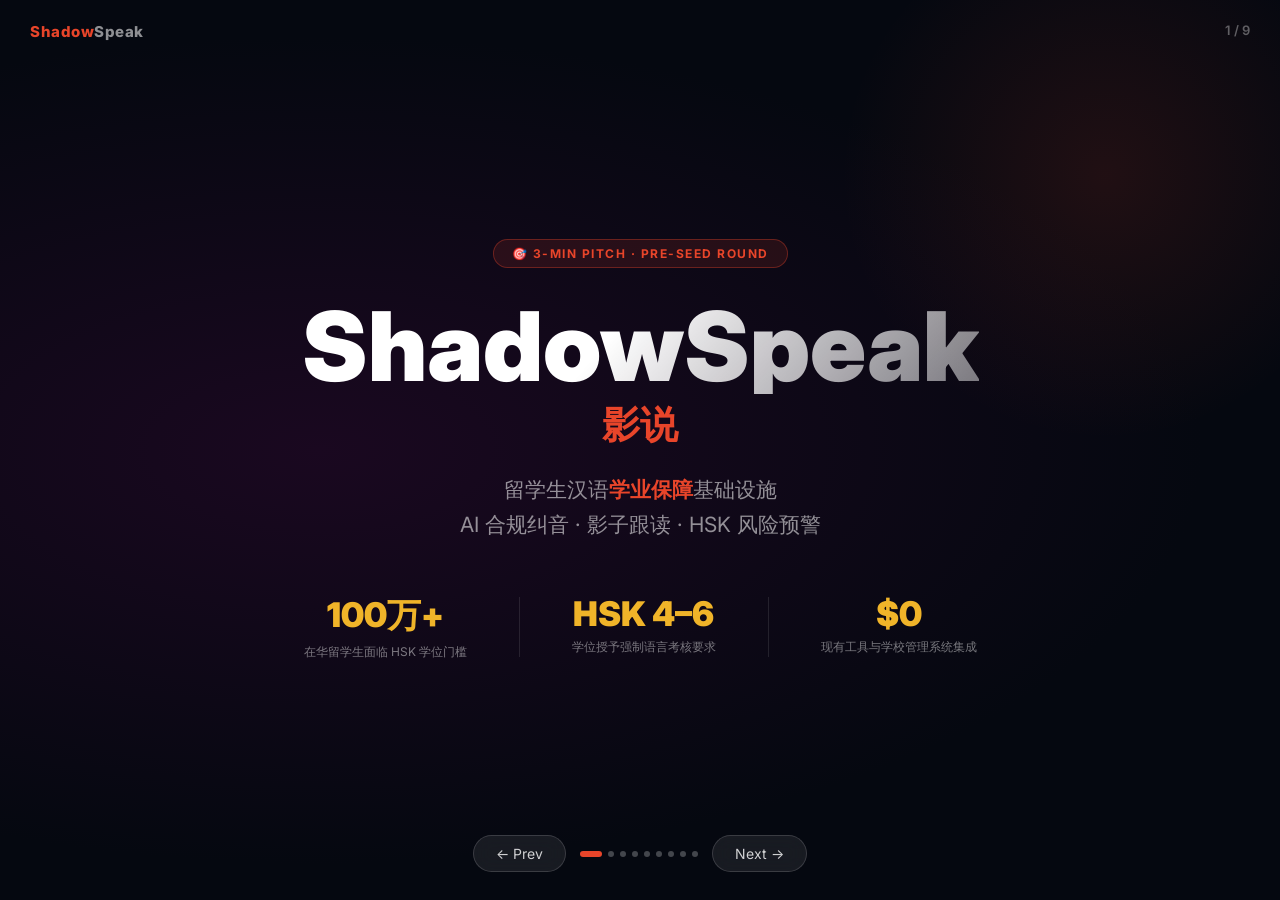
<file: pitch_deck.html>
<!DOCTYPE html>
<html lang="zh">
<head>
<meta charset="UTF-8">
<meta name="viewport" content="width=device-width, initial-scale=1.0">
<title>ShadowSpeak 影说 — Pitch Deck</title>
<link href="https://fonts.googleapis.com/css2?family=Inter:wght@300;400;600;700;800;900&display=swap" rel="stylesheet">
<style>
*{margin:0;padding:0;box-sizing:border-box;}
body{font-family:'Inter',-apple-system,sans-serif;background:#050810;color:#fff;overflow:hidden;height:100vh;width:100vw;}
.slide{position:absolute;top:0;left:0;width:100%;height:100%;display:flex;align-items:center;justify-content:center;opacity:0;transform:translateX(80px);transition:all 0.55s cubic-bezier(0.4,0,0.2,1);pointer-events:none;}
.slide.active{opacity:1;transform:translateX(0);pointer-events:all;}
.slide.exit{opacity:0;transform:translateX(-80px);}
.nav{position:fixed;bottom:28px;left:50%;transform:translateX(-50%);display:flex;align-items:center;gap:14px;z-index:100;}
.nav-btn{background:rgba(255,255,255,0.08);border:1px solid rgba(255,255,255,0.15);color:rgba(255,255,255,0.8);padding:9px 22px;border-radius:999px;cursor:pointer;font-size:14px;backdrop-filter:blur(10px);transition:all 0.2s;font-family:inherit;}
.nav-btn:hover{background:rgba(255,255,255,0.16);}
.dots{display:flex;gap:6px;align-items:center;}
.dot{width:6px;height:6px;border-radius:50%;background:rgba(255,255,255,0.25);transition:all 0.3s;cursor:pointer;}
.dot.active{width:22px;border-radius:3px;background:#e8452a;}
.counter{position:fixed;top:22px;right:30px;font-size:13px;color:rgba(255,255,255,0.35);z-index:100;font-weight:600;}
.logo{position:fixed;top:22px;left:30px;font-size:15px;font-weight:800;z-index:100;color:rgba(255,255,255,0.55);letter-spacing:0.5px;}
.logo span{color:#e8452a;}

/* ── SLIDE INNER ── */
.inner{width:100%;max-width:1080px;padding:0 60px;}
.label{font-size:11px;font-weight:700;letter-spacing:2.5px;text-transform:uppercase;color:#e8452a;margin-bottom:14px;}
.h1{font-size:50px;font-weight:900;line-height:1.15;color:#fff;margin-bottom:48px;}
.h1 em{color:#e8452a;font-style:normal;}

/* ── SLIDE 1: COVER ── */
.slide-cover{background:radial-gradient(ellipse at 25% 50%,#1a0820 0%,#050810 65%);}
.slide-cover::after{content:'';position:absolute;top:-100px;right:-100px;width:550px;height:550px;background:radial-gradient(circle,rgba(232,69,42,0.12) 0%,transparent 68%);border-radius:50%;pointer-events:none;}
.cover-wrap{text-align:center;position:relative;z-index:1;}
.badge{display:inline-block;background:rgba(232,69,42,0.12);border:1px solid rgba(232,69,42,0.35);color:#e8452a;padding:6px 18px;border-radius:999px;font-size:12px;font-weight:700;letter-spacing:1.5px;text-transform:uppercase;margin-bottom:30px;}
.cover-title{font-size:96px;font-weight:900;line-height:1;background:linear-gradient(130deg,#fff 45%,rgba(255,255,255,0.45));-webkit-background-clip:text;-webkit-text-fill-color:transparent;background-clip:text;margin-bottom:6px;}
.cover-cn{font-size:38px;color:#e8452a;font-weight:700;margin-bottom:22px;}
.cover-tag{font-size:21px;color:rgba(255,255,255,0.55);max-width:560px;margin:0 auto 50px;line-height:1.65;}
.cover-stats{display:flex;gap:52px;justify-content:center;}
.cstat-num{font-size:34px;font-weight:900;color:#f0b429;}
.cstat-lbl{font-size:12px;color:rgba(255,255,255,0.45);margin-top:5px;}
.divider-v{width:1px;background:rgba(255,255,255,0.1);height:60px;align-self:center;}

/* ── SLIDE 2: PAIN POINTS ── */
.slide-pain{background:#050810;}
.pain-grid{display:grid;grid-template-columns:repeat(3,1fr);gap:22px;}
.pcard{background:rgba(255,255,255,0.025);border:1px solid rgba(255,255,255,0.08);border-radius:18px;padding:28px;position:relative;overflow:hidden;transition:transform 0.3s;}
.pcard:hover{transform:translateY(-4px);}
.pcard::before{content:'';position:absolute;top:0;left:0;right:0;height:2px;background:linear-gradient(90deg,#e8452a,transparent);}
.pcard-emoji{font-size:38px;margin-bottom:18px;display:block;}
.pcard-title{font-size:19px;font-weight:700;color:#fff;margin-bottom:10px;}
.pcard-desc{font-size:14px;color:rgba(255,255,255,0.5);line-height:1.72;}
.pcard-quote{margin-top:14px;padding:11px 14px;background:rgba(232,69,42,0.07);border-left:3px solid rgba(232,69,42,0.5);border-radius:3px;font-size:12.5px;color:rgba(255,255,255,0.65);font-style:italic;line-height:1.6;}

/* ── SLIDE 3: TARGET USER ── */
.slide-users{background:linear-gradient(150deg,#050810,#0b1020);}
.ugrid{display:grid;grid-template-columns:1.1fr 0.9fr;gap:40px;align-items:center;}
.persona{display:flex;gap:18px;align-items:flex-start;background:rgba(255,255,255,0.03);border:1px solid rgba(255,255,255,0.08);border-radius:16px;padding:22px;margin-bottom:16px;transition:all 0.25s;}
.persona:hover{background:rgba(255,255,255,0.06);border-color:rgba(232,69,42,0.25);}
.pavatar{width:52px;height:52px;border-radius:50%;background:rgba(232,69,42,0.1);display:flex;align-items:center;justify-content:center;font-size:26px;flex-shrink:0;}
.pname{font-size:17px;font-weight:700;color:#fff;margin-bottom:5px;}
.pdetail{font-size:13.5px;color:rgba(255,255,255,0.48);line-height:1.6;}
.pneed{margin-top:8px;font-size:12.5px;color:#f0b429;font-weight:600;}
.mstat-box{text-align:center;padding:36px 28px;background:rgba(232,69,42,0.06);border:1px solid rgba(232,69,42,0.18);border-radius:22px;margin-bottom:20px;}
.mstat-num{font-size:68px;font-weight:900;color:#e8452a;line-height:1;}
.mstat-lbl{font-size:15px;color:rgba(255,255,255,0.55);margin-top:8px;}
.mbullets{list-style:none;}
.mbullets li{padding:11px 0;border-bottom:1px solid rgba(255,255,255,0.06);font-size:14.5px;color:rgba(255,255,255,0.6);display:flex;align-items:center;gap:10px;}
.mbullets li::before{content:'→';color:#e8452a;font-weight:700;flex-shrink:0;}

/* ── SLIDE 4: SOLUTION ── */
.slide-sol{background:#050810;}
.sol-grid{display:grid;grid-template-columns:1fr 1fr;gap:52px;align-items:center;}
.sol-features{display:flex;flex-direction:column;gap:18px;margin-top:28px;}
.solfeat{display:flex;gap:16px;align-items:flex-start;}
.solicon{width:46px;height:46px;border-radius:12px;background:rgba(232,69,42,0.1);display:flex;align-items:center;justify-content:center;font-size:22px;flex-shrink:0;}
.solf-title{font-size:17px;font-weight:700;color:#fff;margin-bottom:4px;}
.solf-desc{font-size:13.5px;color:rgba(255,255,255,0.48);line-height:1.65;}
.phone-wrap{display:flex;justify-content:center;}
.phone{background:rgba(255,255,255,0.04);border:1px solid rgba(255,255,255,0.1);border-radius:38px;padding:16px;max-width:240px;width:100%;}
.pscreen{background:#0d1524;border-radius:26px;padding:18px;min-height:380px;}
.ps-header{display:flex;justify-content:space-between;align-items:center;margin-bottom:18px;}
.ps-appname{font-size:15px;font-weight:800;color:#fff;}
.ps-score{background:#e8452a;color:#fff;font-size:12px;font-weight:700;padding:3px 10px;border-radius:999px;}
.ps-text{font-size:13px;color:rgba(255,255,255,0.4);margin-bottom:14px;}
.waveform{display:flex;align-items:center;gap:3px;height:48px;margin:12px 0;}
.wb{width:4px;border-radius:2px;background:#e8452a;}
.tone-grid{display:grid;grid-template-columns:repeat(4,1fr);gap:6px;margin-top:14px;}
.titem{text-align:center;padding:10px 4px;border-radius:8px;background:rgba(255,255,255,0.05);}
.titem.ok{background:rgba(34,197,94,0.1);border:1px solid rgba(34,197,94,0.28);}
.titem.err{background:rgba(232,69,42,0.1);border:1px solid rgba(232,69,42,0.28);}
.tchar{font-size:20px;font-weight:700;color:#fff;}
.tpin{font-size:10px;color:rgba(255,255,255,0.45);margin-top:2px;}
.tst{font-size:10px;margin-top:3px;}
.titem.ok .tst{color:#22c55e;}
.titem.err .tst{color:#e8452a;}
.ps-tip{margin-top:14px;background:rgba(240,180,41,0.08);border:1px solid rgba(240,180,41,0.2);border-radius:8px;padding:10px;font-size:12px;color:rgba(240,180,41,0.9);line-height:1.55;}

/* ── SLIDE 5: COMPETITIVE ── */
.slide-comp{background:#050810;}
.comp-table{width:100%;border-collapse:collapse;margin-top:8px;font-size:14px;}
.comp-table th{text-align:left;padding:11px 16px;border-bottom:2px solid rgba(255,255,255,0.1);color:rgba(255,255,255,0.4);font-size:12px;font-weight:600;letter-spacing:1px;text-transform:uppercase;}
.comp-table td{padding:13px 16px;border-bottom:1px solid rgba(255,255,255,0.05);color:rgba(255,255,255,0.65);}
.comp-table tr:last-child td{border-bottom:none;}
.comp-table tr.ours td{color:#fff;font-weight:700;}
.comp-table tr.ours td:first-child{color:#e8452a;}
.chip{display:inline-block;padding:2px 9px;border-radius:5px;font-size:12px;font-weight:700;}
.chip.y{background:rgba(34,197,94,0.12);color:#22c55e;}
.chip.n{background:rgba(232,69,42,0.12);color:#e8452a;}
.chip.p{background:rgba(240,180,41,0.12);color:#f0b429;}
.insight-row{display:flex;gap:20px;margin-top:28px;}
.insight{flex:1;background:rgba(232,69,42,0.05);border:1px solid rgba(232,69,42,0.15);border-radius:14px;padding:18px;}
.insight-title{font-size:13px;font-weight:700;color:#e8452a;margin-bottom:7px;}
.insight-text{font-size:13.5px;color:rgba(255,255,255,0.55);line-height:1.65;}
</style>
</head>
<body>

<div class="logo"><span>Shadow</span>Speak</div>
<div class="counter" id="counter">1 / 9</div>

<!-- ════ SLIDE 1: COVER ════ -->
<div class="slide slide-cover active" id="s1">
  <div class="cover-wrap">
    <div class="badge">🎯 3-Min Pitch · Pre-Seed Round</div>
    <div class="cover-title">ShadowSpeak</div>
    <div class="cover-cn">影说</div>
    <div class="cover-tag">留学生汉语<strong style="color:#e8452a;">学业保障</strong>基础设施<br>AI 合规纠音 · 影子跟读 · HSK 风险预警</div>
    <div class="cover-stats">
      <div class="cstat">
        <div class="cstat-num">100万+</div>
        <div class="cstat-lbl">在华留学生面临 HSK 学位门槛</div>
      </div>
      <div class="divider-v"></div>
      <div class="cstat">
        <div class="cstat-num">HSK 4–6</div>
        <div class="cstat-lbl">学位授予强制语言考核要求</div>
      </div>
      <div class="divider-v"></div>
      <div class="cstat">
        <div class="cstat-num">$0</div>
        <div class="cstat-lbl">现有工具与学校管理系统集成</div>
      </div>
    </div>
  </div>
</div>

<!-- ════ SLIDE 2: PAIN POINTS ════ -->
<div class="slide slide-pain" id="s2">
  <div class="inner">
    <div class="label">The Problem</div>
    <div class="h1">留学生学中文，<em>语言风险无人管理</em></div>
    <div class="pain-grid">
      <div class="pcard">
        <span class="pcard-emoji">📋</span>
        <div class="pcard-title">HSK 达标 = 学籍存续硬条件</div>
        <div class="pcard-desc">同济大学规定：预科结业须 HSK≥3 级；本硕博学位申请须 HSK 4–5 级。语言不达标 → 奖学金取消、学籍注销，须上报国家留学基金委及大使馆。</div>
        <div class="pcard-quote">「HSK未过，奖学金没了，我只能回国。」— 同济留学生访谈</div>
      </div>
      <div class="pcard">
        <span class="pcard-emoji">🔇</span>
        <div class="pcard-title">发音练了，但无人告知哪里错</div>
        <div class="pcard-desc">Duolingo / HelloChinese 发音评分不精确，声调混淆无法识别，学生不知道自己哪个字、哪个声调发错了，无法形成改进闭环。</div>
        <div class="pcard-quote">"I passed the pronunciation check saying gibberish. It's useless." — Reddit r/ChineseLanguage</div>
      </div>
      <div class="pcard">
        <span class="pcard-emoji">🏫</span>
        <div class="pcard-title">学院无数据，风险看不见</div>
        <div class="pcard-desc">教师无法知晓学生课外语言能力进展，问题只在 HSK 考试后才暴露。高风险学生未被及时识别，补救窗口错失，培养完成率被动承压。</div>
        <div class="pcard-quote">「我们每年都有几个孩子因为语言没过关无法拿学位，但没有提前预警的工具。」— 某高校留学生学院教师</div>
      </div>
    </div>
  </div>
</div>

<!-- ════ SLIDE 3: TARGET USERS ════ -->
<div class="slide slide-users" id="s3">
  <div class="inner">
    <div class="label">Target Users & Market</div>
    <div class="h1">双层市场：<em>学院管理者 × 学生用户</em></div>
    <div class="ugrid">
      <div>
        <div class="persona">
          <div class="pavatar">🏛️</div>
          <div>
            <div class="pname">留学生学院管理者（ToB 决策人）</div>
            <div class="pdetail">负责留学生培养质量、奖学金评审与 HSK 达标管理。承担教育部培养质量考核压力，亟需课外中文能力可视化工具。</div>
            <div class="pneed">核心需求 → HSK 风险预警 + 学情报告 + 奖学金评审数据支持</div>
          </div>
        </div>
        <div class="persona">
          <div class="pavatar">🎓</div>
          <div>
            <div class="pname">在华留学生（ToC 终端用户）</div>
            <div class="pdetail">须在校期间持续维持或提升汉语水平，面临学位门槛压力，课外练习工具匮乏，发音错误无精准反馈。</div>
            <div class="pneed">核心需求 → 声调级纠音 + HSK 专项练习 + HSKK 模拟</div>
          </div>
        </div>
        <div class="persona">
          <div class="pavatar">📚</div>
          <div>
            <div class="pname">汉语国际教育专业学生（高需求细分）</div>
            <div class="pdetail">须达 HSK 5 级（≥210分）+ HSKK 中级（≥60分）双门槛，是最高风险、最愿付费的学生群体。</div>
            <div class="pneed">核心需求 → HSKK 全题型模拟 + 口语精准评测</div>
          </div>
        </div>
      </div>
      <div>
        <div class="mstat-box">
          <div class="mstat-num">100万+</div>
          <div class="mstat-lbl">在华留学生面临 HSK 学位门槛（教育部 2024）</div>
        </div>
        <ul class="mbullets">
          <li>教育部 985/211 高校全部要求 HSK 达标方可授予学位</li>
          <li>中国政府奖学金生：语言不达标奖学金直接取消</li>
          <li>HSKK 年报名考生 >30 万且持续增长</li>
          <li>愿意为学习工具付费比例：42%（SurveyMonkey 2023）</li>
        </ul>
      </div>
    </div>
  </div>
</div>

<!-- ════ SLIDE 4: SOLUTION ════ -->
<div class="slide slide-sol" id="s4">
  <div class="inner">
    <div class="label">Our Solution</div>
    <div class="h1">四大能力，<em>竞品全部缺失</em></div>
    <div class="sol-grid">
      <div>
        <div class="sol-features">
          <div class="solfeat">
            <div class="solicon">🎙️</div>
            <div>
              <div class="solf-title">声调级 AI 实时发音纠错</div>
              <div class="solf-desc">不只给分，精确定位声母 / 韵母 / 声调偏差，实时可视化反馈，告诉你「第2声发成了第4声」而非「发音错误」。</div>
            </div>
          </div>
          <div class="solfeat">
            <div class="solicon">🔁</div>
            <div>
              <div class="solf-title">完整影子跟读工作流</div>
              <div class="solf-desc">素材库 → 0.5×–1.5× 可调速 → 逐句录音 → AI 波形对比 → 错误归因 → 错题本 → 间隔复习，全流程闭环。</div>
            </div>
          </div>
          <div class="solfeat">
            <div class="solicon">📒</div>
            <div>
              <div class="solf-title">发音错题本（全球首创）</div>
              <div class="solf-desc">用艾宾浩斯遗忘曲线管理「你最容易发错的音」，定期推送复习——学习投入度可量化，直接支持奖学金评审。</div>
            </div>
          </div>
          <div class="solfeat">
            <div class="solicon">🏫</div>
            <div>
              <div class="solf-title">学院级 HSK 风险预警 Dashboard</div>
              <div class="solf-desc">教师一屏看全院：高风险学生自动标记，HSK 距离目标差值实时更新，月度学情报告一键导出，直接支持奖学金评审汇报。</div>
            </div>
          </div>
        </div>
      </div>
      <div class="phone-wrap">
        <div class="phone">
          <div class="pscreen">
            <div class="ps-header">
              <div class="ps-appname">影说</div>
              <div class="ps-score">发音 87分</div>
            </div>
            <div class="ps-text">正在分析：「我在北京大学学习中文」</div>
            <div class="waveform" id="wf"></div>
            <div class="tone-grid">
              <div class="titem ok"><div class="tchar">我</div><div class="tpin">wǒ</div><div class="tst">✓ 准确</div></div>
              <div class="titem ok"><div class="tchar">在</div><div class="tpin">zài</div><div class="tst">✓ 准确</div></div>
              <div class="titem err"><div class="tchar">北</div><div class="tpin">běi</div><div class="tst">✗ 发成4声</div></div>
              <div class="titem ok"><div class="tchar">京</div><div class="tpin">jīng</div><div class="tst">✓ 准确</div></div>
            </div>
            <div class="ps-tip">💡 「北 běi」第3声：音调先降后升，尾部需上扬。点击收入错题本 →</div>
          </div>
        </div>
      </div>
    </div>
  </div>
</div>

<!-- ════ SLIDE 5: COMPETITIVE LANDSCAPE ════ -->
<div class="slide slide-comp" id="s5">
  <div class="inner">
    <div class="label">Competitive Landscape</div>
    <div class="h1">竞品都在做「语言学习」，<em>没人做「学业合规保障」</em></div>
    <table class="comp-table">
      <thead>
        <tr>
          <th>产品</th>
          <th>精准发音纠错</th>
          <th>影子跟读闭环</th>
          <th>发音错题本</th>
          <th>HSKK模拟</th>
          <th>机构 HSK 风险管理</th>
        </tr>
      </thead>
      <tbody>
        <tr><td>Duolingo</td><td><span class="chip n">✗ 无</span></td><td><span class="chip n">✗ 无</span></td><td><span class="chip n">✗ 无</span></td><td><span class="chip n">✗ 无</span></td><td><span class="chip n">✗ 无</span></td></tr>
        <tr><td>HelloChinese</td><td><span class="chip p">△ 粗粒度</span></td><td><span class="chip p">△ 仅播放</span></td><td><span class="chip n">✗ 无</span></td><td><span class="chip n">✗ 无</span></td><td><span class="chip n">✗ 无</span></td></tr>
        <tr><td>Speechling</td><td><span class="chip p">△ 真人批改</span></td><td><span class="chip p">△ 慢反馈</span></td><td><span class="chip n">✗ 无</span></td><td><span class="chip n">✗ 无</span></td><td><span class="chip n">✗ 无</span></td></tr>
        <tr><td>FluentU</td><td><span class="chip n">✗ 无</span></td><td><span class="chip n">✗ 无</span></td><td><span class="chip n">✗ 无</span></td><td><span class="chip n">✗ 无</span></td><td><span class="chip n">✗ 无</span></td></tr>
        <tr class="ours"><td>🔥 ShadowSpeak</td><td><span class="chip y">✓ 声调级精准</span></td><td><span class="chip y">✓ 全流程闭环</span><td><span class="chip y">✓ 全球首创</span></td><td><span class="chip y">✓ 专项全题型</span></td><td><span class="chip y">✓ 合规级管理</span></td></tr>
      </tbody>
    </table>
    <div class="insight-row">
      <div class="insight">
        <div class="insight-title">🔒 双重竞争壁垒</div>
        <div class="insight-text">技术壁垒：声调级评测 API（讯飞/Azure）+ 专有错误归因模型，越用越准。<br><strong style="color:rgba(255,255,255,0.75);">制度壁垒</strong>：与高校 HSK 管理制度深度绑定，一旦纳入留学生培养方案，替换成本极高。</div>
      </div>
      <div class="insight">
        <div class="insight-title">📡 合规锁定飞轮</div>
        <div class="insight-text">同济等高校将平台纳入留学生管理方案 → 产生学院级使用数据 → 更精准的风险预警模型 → 更多高校采购 → 教育部「最佳实践」背书 → 形成政策 + 技术双飞轮。</div>
      </div>
    </div>
  </div>
</div>
<!-- ════ SLIDE 6: BUSINESS MODEL ════ -->
<style>
.slide-biz{background:linear-gradient(160deg,#050810,#0b0d18);}
.biz-grid{display:grid;grid-template-columns:1fr 1fr;gap:36px;align-items:start;}
.biz-tier{background:rgba(255,255,255,0.03);border:1px solid rgba(255,255,255,0.09);border-radius:18px;padding:26px;margin-bottom:18px;transition:all 0.25s;}
.biz-tier.highlight{border-color:rgba(232,69,42,0.35);background:rgba(232,69,42,0.05);}
.biz-tier-top{display:flex;justify-content:space-between;align-items:center;margin-bottom:14px;}
.biz-name{font-size:17px;font-weight:700;color:#fff;}
.biz-price{font-size:21px;font-weight:900;color:#f0b429;}
.biz-desc{font-size:13.5px;color:rgba(255,255,255,0.48);line-height:1.65;}
.biz-tag{display:inline-block;background:rgba(232,69,42,0.15);color:#e8452a;font-size:11px;font-weight:700;padding:3px 10px;border-radius:5px;margin-bottom:10px;}
.funnel{padding:24px;background:rgba(255,255,255,0.025);border:1px solid rgba(255,255,255,0.07);border-radius:18px;}
.ftitle{font-size:15px;font-weight:700;color:#fff;margin-bottom:20px;}
.fstep{display:flex;gap:14px;align-items:center;margin-bottom:18px;}
.fnum{width:36px;height:36px;border-radius:50%;background:rgba(232,69,42,0.12);border:1px solid rgba(232,69,42,0.25);display:flex;align-items:center;justify-content:center;font-size:13px;font-weight:800;color:#e8452a;flex-shrink:0;}
.ftext-title{font-size:14.5px;font-weight:700;color:#fff;margin-bottom:3px;}
.ftext-sub{font-size:12.5px;color:rgba(255,255,255,0.42);}
.arrow-down{text-align:center;color:rgba(255,255,255,0.2);font-size:20px;margin:-8px 0;}
</style>
<div class="slide slide-biz" id="s6">
  <div class="inner">
    <div class="label">Business Model</div>
    <div class="h1">ToB 合规锁定，<em>ToC 自然转化</em></div>
    <div class="biz-grid">
      <div>
        <div class="biz-tier highlight">
          <div class="biz-tag">⭐ ToB 主力 · 高校留学生学院</div>
          <div class="biz-tier-top">
            <div class="biz-name">学业保障战略合作版</div>
            <div class="biz-price">¥28,000/年</div>
          </div>
          <div class="biz-desc">全院留学生无限席位 + 教师 Dashboard + HSK 风险预警 + 奖学金评审报告 + 专属客户成功经理。与校方签署战略合作协议，非软件采购。</div>
        </div>
        <div class="biz-tier">
          <div class="biz-tag">ToB 次级 · 语言培训机构</div>
          <div class="biz-tier-top">
            <div class="biz-name">机构版（孔子学院 / HSK 培训）</div>
            <div class="biz-price">¥3,800/学期</div>
          </div>
          <div class="biz-desc">班级管理 + 教师 Dashboard + HSKK 模拟专项。一次签约覆盖 50–200+ 学生，LTV 极高。</div>
        </div>
        <div class="biz-tier">
          <div class="biz-tag">ToC 个人版</div>
          <div class="biz-tier-top">
            <div class="biz-name">Pro 订阅</div>
            <div class="biz-price">¥68/月</div>
          </div>
          <div class="biz-desc">全功能跟读 + AI 纠音 + 错题本 + 基础模拟考试。主要通过机构流出学生和口碑获取。</div>
        </div>
      </div>
      <div>
        <div class="funnel">
          <div class="ftitle">📈 合规锁定增长飞轮</div>
          <div class="fstep">
            <div class="fnum">1</div>
            <div><div class="ftext-title">签约同济等顶级高校</div><div class="ftext-sub">以「学业保障基础设施」而非产品销售切入</div></div>
          </div>
          <div class="arrow-down">↓</div>
          <div class="fstep">
            <div class="fnum">2</div>
            <div><div class="ftext-title">纳入留学生培养方案</div><div class="ftext-sub">强制或强推荐使用 → 高活跃度 → 数据积累</div></div>
          </div>
          <div class="arrow-down">↓</div>
          <div class="fstep">
            <div class="fnum">3</div>
            <div><div class="ftext-title">HSK 达标率可量化提升</div><div class="ftext-sub">学院用数据对教育部汇报 → 同济背书效应</div></div>
          </div>
          <div class="arrow-down">↓</div>
          <div class="fstep">
            <div class="fnum">4</div>
            <div><div class="ftext-title">复旦 / 交大 / 浙大跟进</div><div class="ftext-sub">同类高校竞争压力 → 主动求合作</div></div>
          </div>
          <div style="margin-top:20px;padding:14px;background:rgba(240,180,41,0.08);border-radius:10px;font-size:13px;color:rgba(240,180,41,0.9);">
            🎯 Year 1 目标：签约 5 所高校 + 15 所机构，覆盖 8000+ 学生，ARR ¥500K+
          </div>
        </div>
      </div>
    </div>
  </div>
</div>

<!-- ════ SLIDE 7: ROADMAP ════ -->
<style>
.slide-road{background:#050810;}
.road-cols{display:grid;grid-template-columns:repeat(3,1fr);gap:22px;margin-top:36px;}
.phase{border-radius:18px;padding:26px;border:1px solid rgba(255,255,255,0.08);}
.phase-1{background:linear-gradient(145deg,rgba(232,69,42,0.08),rgba(232,69,42,0.02));}
.phase-2{background:linear-gradient(145deg,rgba(240,180,41,0.06),rgba(240,180,41,0.01));}
.phase-3{background:linear-gradient(145deg,rgba(99,102,241,0.08),rgba(99,102,241,0.02));}
.phase-num{font-size:11px;font-weight:700;letter-spacing:2px;text-transform:uppercase;margin-bottom:6px;}
.p1 .phase-num{color:#e8452a;}.p2 .phase-num{color:#f0b429;}.p3 .phase-num{color:#818cf8;}
.phase-title{font-size:20px;font-weight:800;color:#fff;margin-bottom:5px;}
.phase-period{font-size:12.5px;color:rgba(255,255,255,0.35);margin-bottom:18px;}
.phase-items{list-style:none;}
.phase-items li{padding:8px 0;border-bottom:1px solid rgba(255,255,255,0.05);font-size:14px;color:rgba(255,255,255,0.6);display:flex;align-items:center;gap:8px;}
.phase-items li:last-child{border-bottom:none;}
.phase-items li::before{content:'▸';font-size:12px;}
.p1 .phase-items li::before{color:#e8452a;}.p2 .phase-items li::before{color:#f0b429;}.p3 .phase-items li::before{color:#818cf8;}
.phase-kpi{margin-top:16px;padding:12px;border-radius:8px;font-size:13px;font-weight:700;}
.phase-1 .phase-kpi{background:rgba(232,69,42,0.1);color:#e8452a;}
.phase-2 .phase-kpi{background:rgba(240,180,41,0.1);color:#f0b429;}
.phase-3 .phase-kpi{background:rgba(99,102,241,0.1);color:#818cf8;}
</style>
<div class="slide slide-road" id="s7">
  <div class="inner">
    <div class="label">Product Roadmap</div>
    <div class="h1">18个月从 MVP 到<em>高校规模化合规版</em></div>
    <div class="road-cols">
      <div class="phase phase-1 p1">
        <div class="phase-num">Phase 1</div>
        <div class="phase-title">MVP 验证</div>
        <div class="phase-period">Month 0 – 6</div>
        <ul class="phase-items">
          <li>AI 声调级发音评测集成</li>
          <li>影子跟读完整工作流</li>
          <li>基础发音错题本</li>
          <li>HSK 1–4 素材库</li>
          <li>同济试点班（预科 + 本科）</li>
        </ul>
        <div class="phase-kpi">KPI：试点达标率提升 15%+</div>
      </div>
      <div class="phase phase-2 p2">
        <div class="phase-num">Phase 2</div>
        <div class="phase-title">高校商业化</div>
        <div class="phase-period">Month 6 – 12</div>
        <ul class="phase-items">
          <li>学院级 HSK 风险预警 Dashboard</li>
          <li>奖学金评审数据报告模块</li>
          <li>HSKK 全题型模拟考试</li>
          <li>同济正式战略合作签约</li>
          <li>复旦 / 交大 / 浙大跟进洽谈</li>
        </ul>
        <div class="phase-kpi">KPI：高校 5+ · ARR ¥200K</div>
      </div>
      <div class="phase phase-3 p3">
        <div class="phase-num">Phase 3</div>
        <div class="phase-title">规模扩张</div>
        <div class="phase-period">Month 12 – 18</div>
        <ul class="phase-items">
          <li>全国 985/211 高校覆盖</li>
          <li>多语种母语者口音适配</li>
          <li>教育部「优质教辅」资质申请</li>
          <li>孔子学院全球渠道合作</li>
          <li>A 轮融资准备</li>
        </ul>
        <div class="phase-kpi">KPI：高校 30+ · ARR ¥500K+</div>
      </div>
    </div>
  </div>
</div>

<!-- ════ SLIDE 8: GO TO MARKET ════ -->
<style>
.slide-gtm{background:linear-gradient(150deg,#050810,#0b1020);}
.gtm-layout{display:grid;grid-template-columns:1fr 1fr;gap:40px;align-items:start;}
.gtm-channel{display:flex;gap:16px;align-items:flex-start;padding:18px 20px;border-radius:14px;background:rgba(255,255,255,0.03);border:1px solid rgba(255,255,255,0.07);margin-bottom:14px;transition:all 0.25s;}
.gtm-channel:hover{border-color:rgba(232,69,42,0.25);}
.gtm-icon{font-size:28px;flex-shrink:0;}
.gtm-name{font-size:15px;font-weight:700;color:#fff;margin-bottom:5px;}
.gtm-desc{font-size:13px;color:rgba(255,255,255,0.45);line-height:1.6;}
.tob-block{background:rgba(232,69,42,0.06);border:1px solid rgba(232,69,42,0.2);border-radius:16px;padding:24px;}
.tob-header{font-size:14px;font-weight:700;color:#e8452a;margin-bottom:14px;display:flex;align-items:center;gap:8px;}
.tob-step{display:flex;gap:12px;align-items:flex-start;margin-bottom:12px;}
.tob-num{min-width:24px;height:24px;border-radius:50%;background:#e8452a;display:flex;align-items:center;justify-content:center;font-size:11px;font-weight:900;color:#fff;}
.tob-txt{font-size:13.5px;color:rgba(255,255,255,0.6);line-height:1.6;}
.tob-metric{margin-top:16px;display:flex;gap:16px;}
.tm{flex:1;text-align:center;padding:12px;background:rgba(0,0,0,0.3);border-radius:10px;}
.tm-num{font-size:22px;font-weight:900;color:#f0b429;}
.tm-lbl{font-size:11px;color:rgba(255,255,255,0.38);margin-top:4px;}
</style>
<div class="slide slide-gtm" id="s8">
  <div class="inner">
    <div class="label">Go-to-Market</div>
    <div class="h1">「合规痛点」切入，<em>同济模式快速复制</em></div>
    <div class="gtm-layout">
      <div>
        <div class="gtm-channel">
          <div class="gtm-icon">🏛️</div>
          <div>
            <div class="gtm-name">高校留学生学院直销（P0）</div>
            <div class="gtm-desc">以「HSK 合规保障」为提案核心，直接对接学院院长/主任级别决策人。同济已验证路径，目标复制至复旦、交大、浙大等前 10 所高校。</div>
          </div>
        </div>
        <div class="gtm-channel">
          <div class="gtm-icon">🎓</div>
          <div>
            <div class="gtm-name">汉语教师 KOL 渗透（P1）</div>
            <div class="gtm-desc">赠送教师免费专业版账号，由教师推荐学生使用。一位老师 = 一个班 30–50 学生，单机构转化节省获客成本 80%。</div>
          </div>
        </div>
        <div class="gtm-channel">
          <div class="gtm-icon">🏆</div>
          <div>
            <div class="gtm-name">教育部 / 汉办政策渠道（P2）</div>
            <div class="gtm-desc">申请「来华留学教育教辅数字化试点」资质，借助政策背书同步覆盖全国孔子学院网络，低成本打开国际市场。</div>
          </div>
        </div>
        <div class="gtm-channel">
          <div class="gtm-icon">📣</div>
          <div>
            <div class="gtm-name">留学生社区 & Reddit / 小红书（P3）</div>
            <div class="gtm-desc">r/ChineseLanguage 50万+社区用户、小红书「来华留学」话题。早期免费账号换真实反馈，形成 ToC 口碑内容。</div>
          </div>
        </div>
      </div>
      <div>
        <div class="tob-block">
          <div class="tob-header">🏆 高校首单路径（同济模式）</div>
          <div class="tob-step">
            <div class="tob-num">1</div>
            <div class="tob-txt">以《HSK 达标风险分析报告》为敲门砖，约学院院长/主任战略沟通（展示政策锚点：第35条结业条款）</div>
          </div>
          <div class="tob-step">
            <div class="tob-num">2</div>
            <div class="tob-txt">免费试点 1 学期（2–3个班），重点展示 Dashboard 的 HSK 风险预警价值，而非产品功能</div>
          </div>
          <div class="tob-step">
            <div class="tob-num">3</div>
            <div class="tob-txt">提交学期末《留学生汉语能力提升白皮书》，学院凭报告对上级汇报教学质量提升</div>
          </div>
          <div class="tob-step">
            <div class="tob-num">4</div>
            <div class="tob-txt">签署战略合作协议（非软件采购），学院主动向同行推介</div>
          </div>
          <div class="tob-metric">
            <div class="tm"><div class="tm-num">¥0</div><div class="tm-lbl">试点成本</div></div>
            <div class="tm"><div class="tm-num">3月</div><div class="tm-lbl">典型决策周期</div></div>
            <div class="tm"><div class="tm-num">90%+</div><div class="tm-lbl">预估续约率</div></div>
          </div>
        </div>
      </div>
    </div>
  </div>
</div>

<!-- ════ SLIDE 9: CLOSING ════ -->
<style>
.slide-close{background:radial-gradient(ellipse at 50% 30%,#1a0514 0%,#050810 65%);}
.slide-close::before{content:'';position:absolute;top:-50px;left:50%;transform:translateX(-50%);width:700px;height:700px;background:radial-gradient(circle,rgba(232,69,42,0.06) 0%,transparent 68%);border-radius:50%;pointer-events:none;}
.close-inner{text-align:center;position:relative;z-index:1;}
.one-liner-box{margin:0 auto 40px;max-width:700px;background:rgba(232,69,42,0.06);border:2px solid rgba(232,69,42,0.25);border-radius:20px;padding:30px;}
.one-liner-label{font-size:11px;font-weight:700;letter-spacing:2px;text-transform:uppercase;color:#e8452a;margin-bottom:12px;}
.one-liner-text{font-size:20px;font-weight:700;color:#fff;line-height:1.6;}
.ask-grid{display:flex;gap:20px;justify-content:center;max-width:700px;margin:0 auto 36px;}
.ask-item{flex:1;background:rgba(255,255,255,0.03);border:1px solid rgba(255,255,255,0.08);border-radius:14px;padding:20px;}
.ask-num{font-size:30px;font-weight:900;color:#f0b429;margin-bottom:5px;}
.ask-lbl{font-size:13px;color:rgba(255,255,255,0.5);}
.contact-line{font-size:14px;color:rgba(255,255,255,0.35);}
.use-of-funds{display:flex;gap:12px;justify-content:center;max-width:700px;margin:0 auto 28px;flex-wrap:wrap;}
.uf{padding:10px 20px;border-radius:10px;font-size:13px;font-weight:700;background:rgba(255,255,255,0.04);border:1px solid rgba(255,255,255,0.1);color:rgba(255,255,255,0.65);}
.uf span{color:#f0b429;}
</style>
<div class="slide slide-close" id="s9">
  <div class="close-inner inner">
    <div class="label" style="text-align:center;margin-bottom:28px;">One-Liner Positioning</div>
    <div class="one-liner-box">
      <div class="one-liner-label">🎯 产品战略定位</div>
      <div class="one-liner-text">
        「ShadowSpeak 影说 是高校留学生汉语<em style="color:#e8452a;">学业保障基础设施</em>——<br>
        AI 实时告诉学生哪个声调发错了，<br>
        同时为学院提供<em style="color:#f0b429;">HSK 风险预警与奖学金评审数据</em>，<br>
        将「语言不达标」风险前移管控。」
      </div>
    </div>
    <div class="ask-grid">
      <div class="ask-item">
        <div class="ask-num">¥350万</div>
        <div class="ask-lbl">Pre-Seed 融资目标</div>
      </div>
      <div class="ask-item">
        <div class="ask-num">18月</div>
        <div class="ask-lbl">跑通高校合规合作模式</div>
      </div>
      <div class="ask-item">
        <div class="ask-num">ARR ¥500K+</div>
        <div class="ask-lbl">Month 18 营收目标</div>
      </div>
    </div>
    <div class="use-of-funds">
      <div class="uf"><span>40%</span> 技术研发（AI 评测引擎）</div>
      <div class="uf"><span>30%</span> 高校销售 & 客户成功</div>
      <div class="uf"><span>20%</span> 内容素材库建设</div>
      <div class="uf"><span>10%</span> 运营 & 市场</div>
    </div>
    <div class="contact-line">📧 contact@shadowspeak.ai &nbsp;|&nbsp; 🌐 shadowspeak.ai &nbsp;|&nbsp; 服务 100万+ 在华留学生</div>
  </div>
</div>

<!-- ════ NAVIGATION ════ -->
<div class="nav">
  <button class="nav-btn" id="prevBtn" onclick="changeSlide(-1)">← Prev</button>
  <div class="dots" id="dots"></div>
  <button class="nav-btn" id="nextBtn" onclick="changeSlide(1)">Next →</button>
</div>

<script>
const total = 9;
let cur = 1;
const dotsEl = document.getElementById('dots');
const counterEl = document.getElementById('counter');

for(let i=1;i<=total;i++){
  const d=document.createElement('div');
  d.className='dot'+(i===1?' active':'');
  d.onclick=()=>goTo(i);
  dotsEl.appendChild(d);
}

const wf=document.getElementById('wf');
if(wf){
  const heights=[8,14,22,38,46,30,42,50,36,28,44,20,34,48,26,18,40,32,24,16];
  heights.forEach(h=>{
    const b=document.createElement('div');
    b.className='wb';b.style.height=h+'px';
    wf.appendChild(b);
  });
}

function goTo(n){
  const prev=document.getElementById('s'+cur);
  prev.classList.remove('active');
  prev.classList.add('exit');
  setTimeout(()=>prev.classList.remove('exit'),600);
  cur=n;
  document.getElementById('s'+cur).classList.add('active');
  counterEl.textContent=cur+' / '+total;
  const dots=dotsEl.querySelectorAll('.dot');
  dots.forEach((d,i)=>d.classList.toggle('active',i===cur-1));
}

function changeSlide(dir){
  const next=cur+dir;
  if(next<1||next>total)return;
  goTo(next);
}

document.addEventListener('keydown',e=>{
  if(e.key==='ArrowRight'||e.key===' ')changeSlide(1);
  if(e.key==='ArrowLeft')changeSlide(-1);
});
</script>
</body>
</html>
</file>
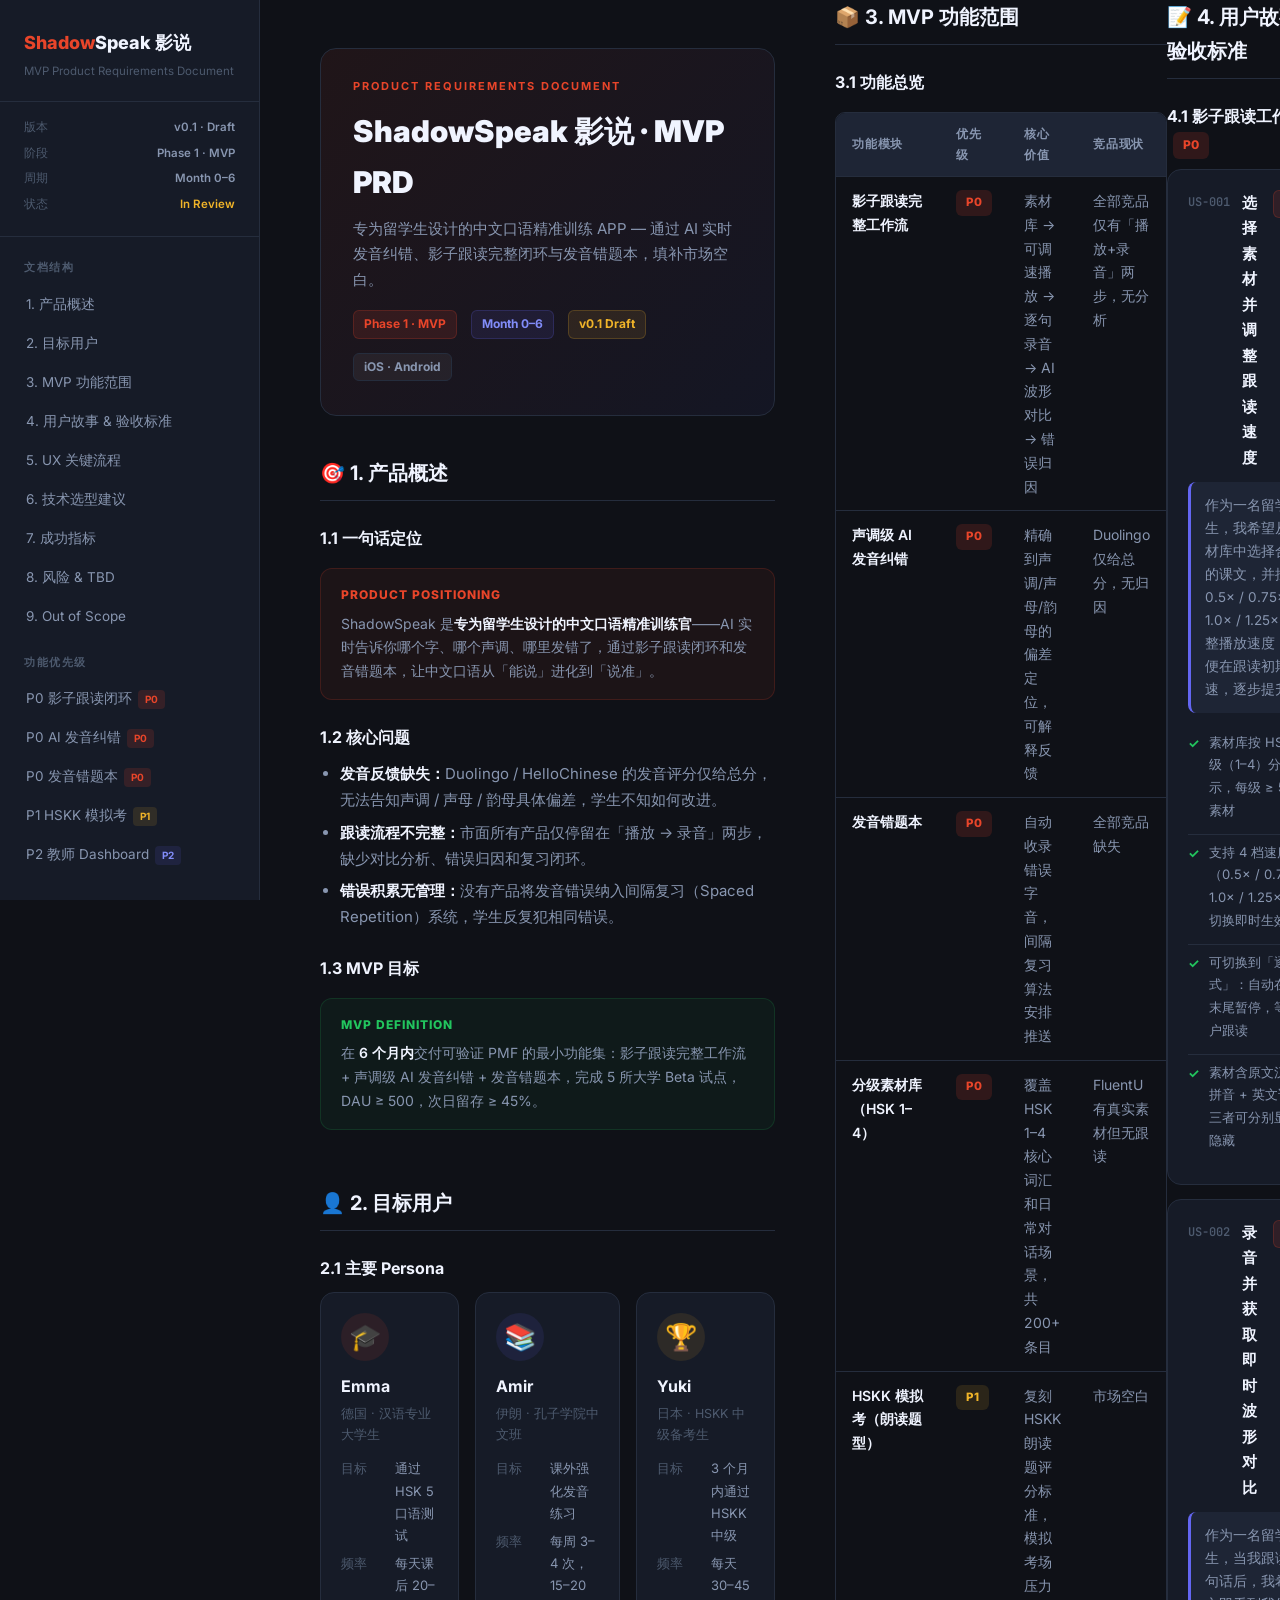
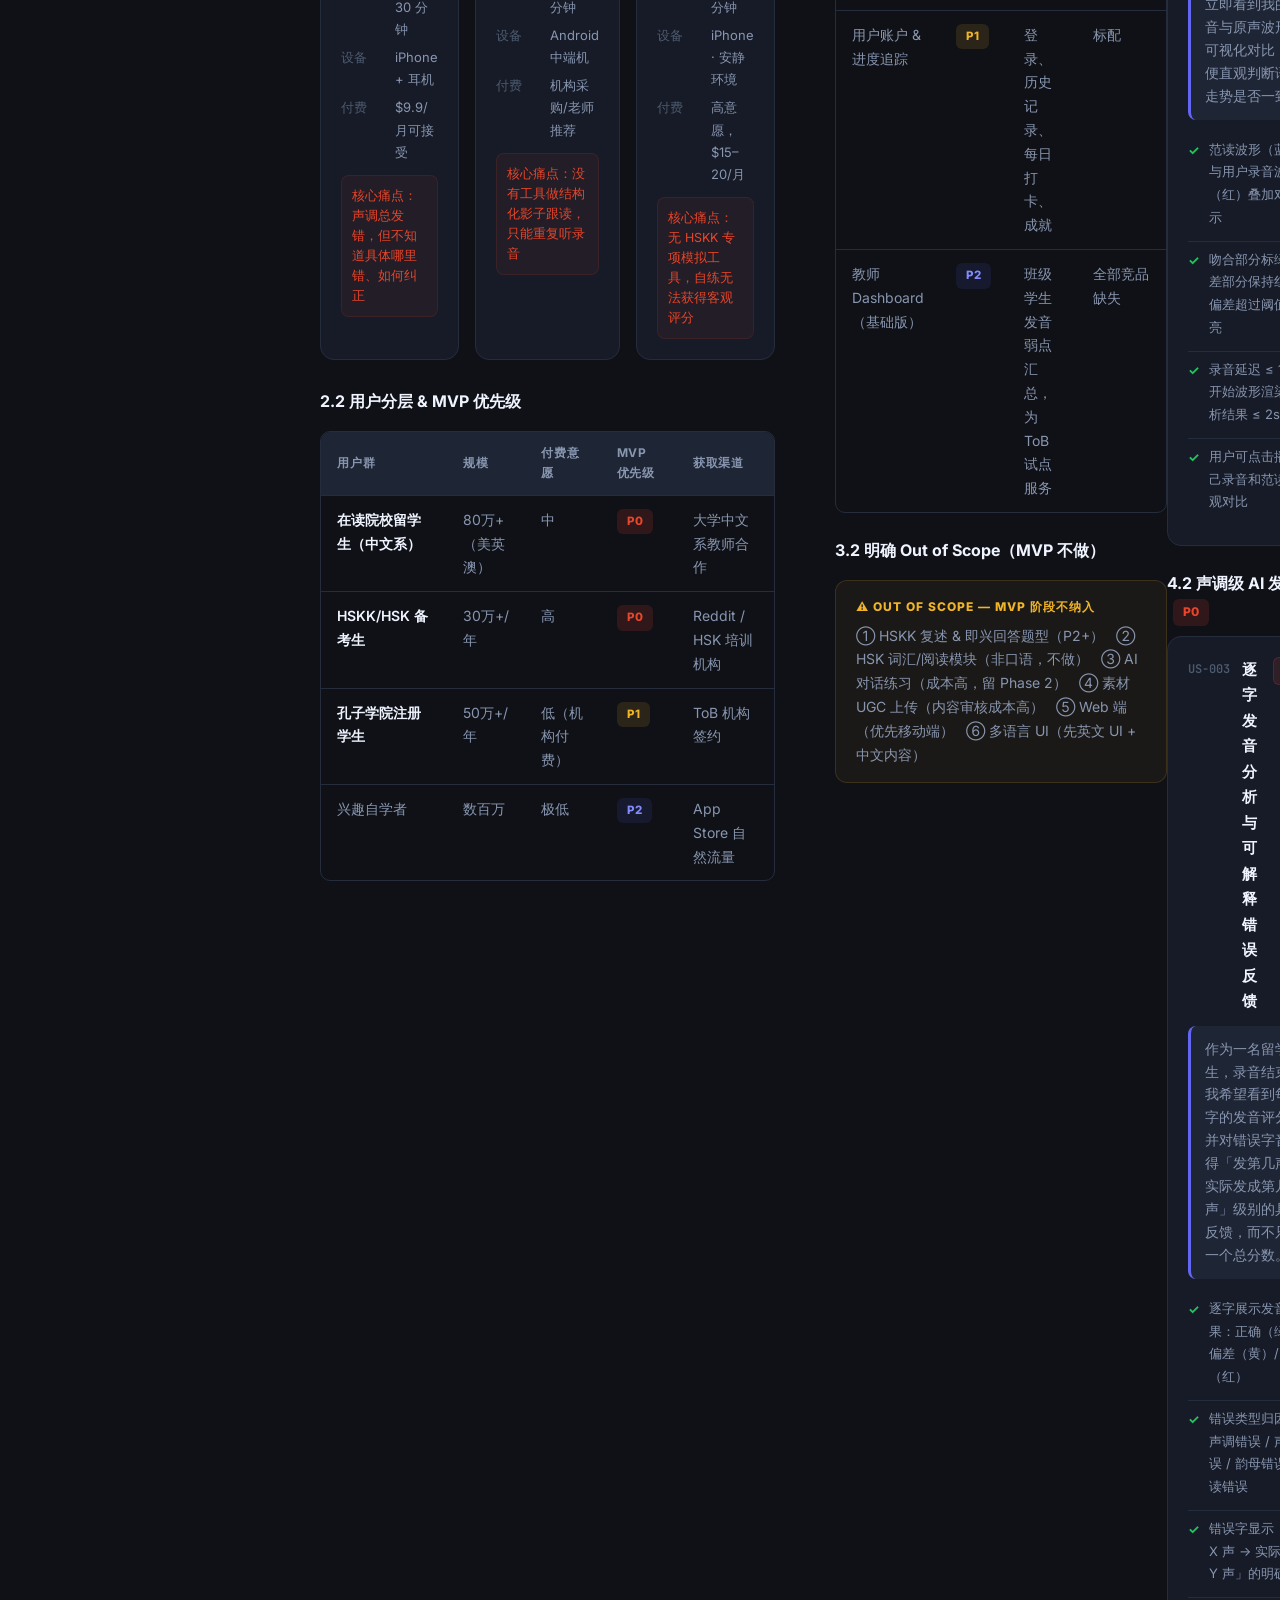
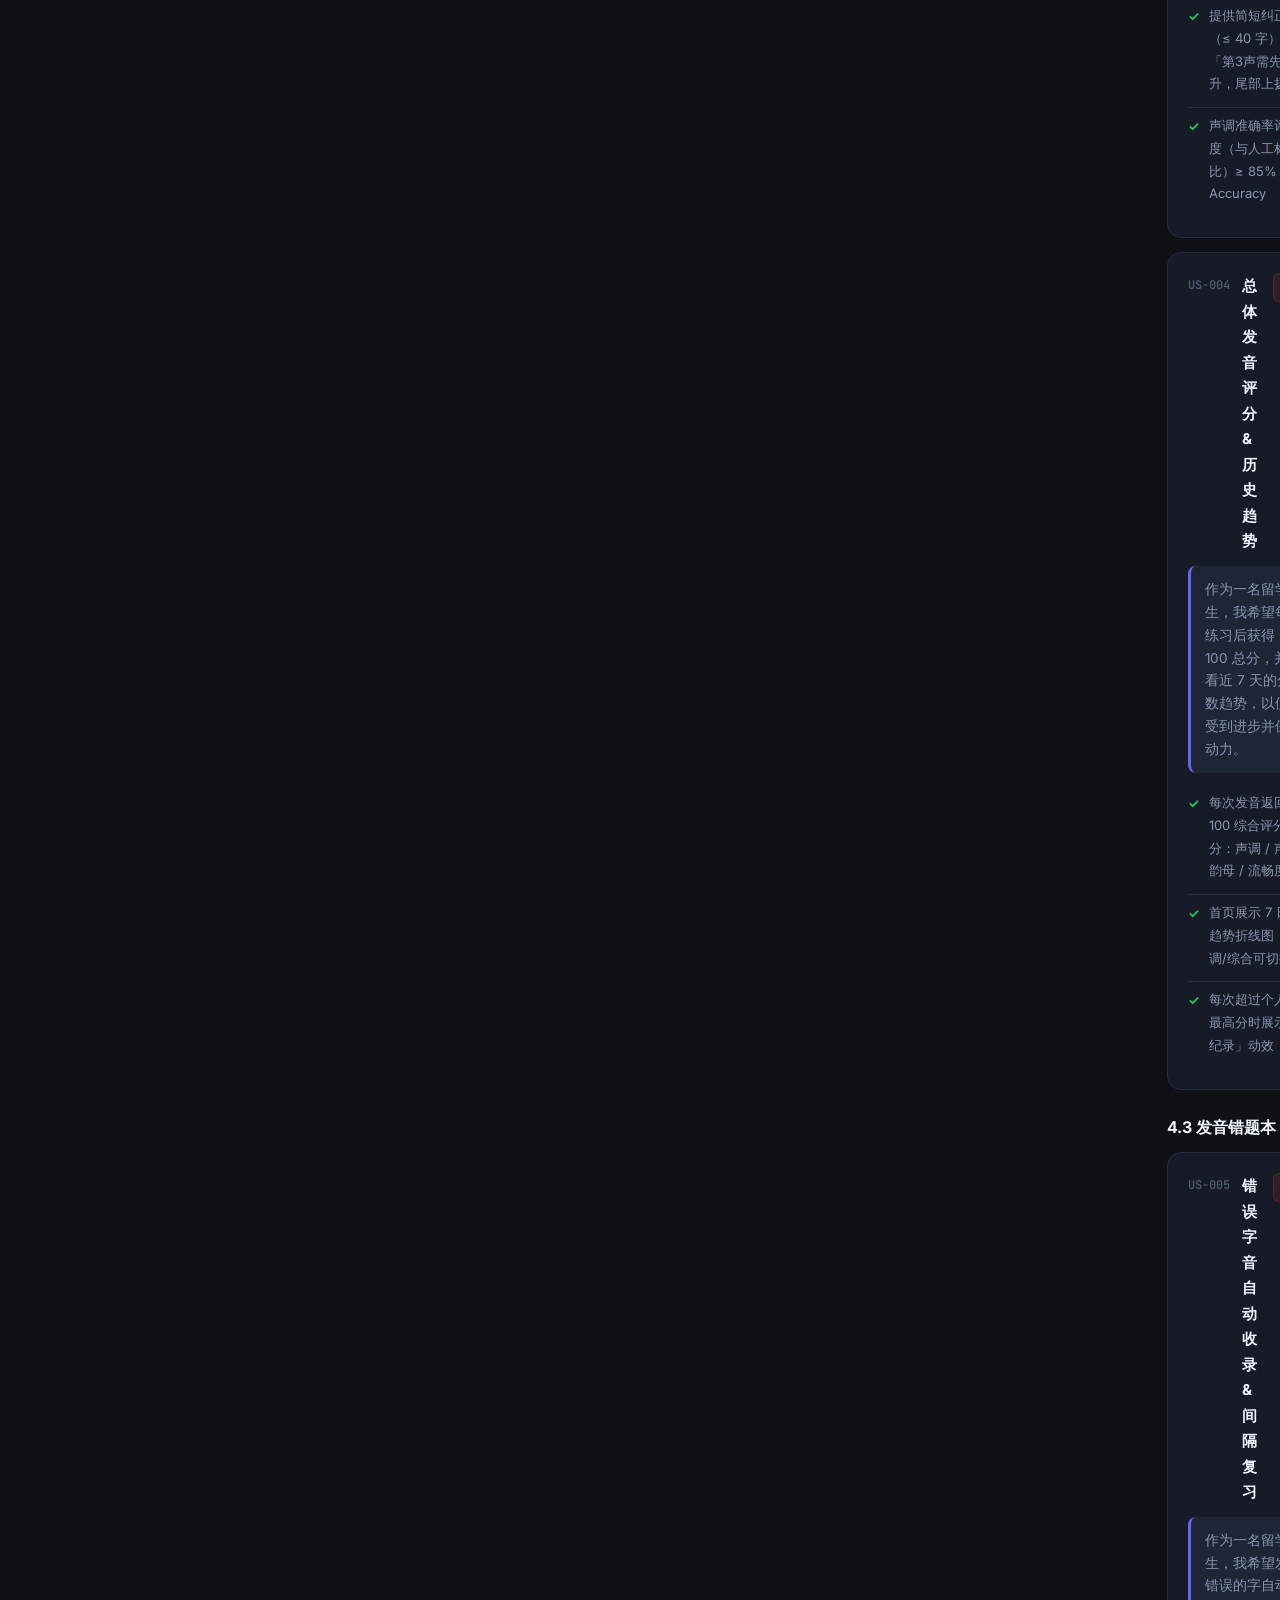
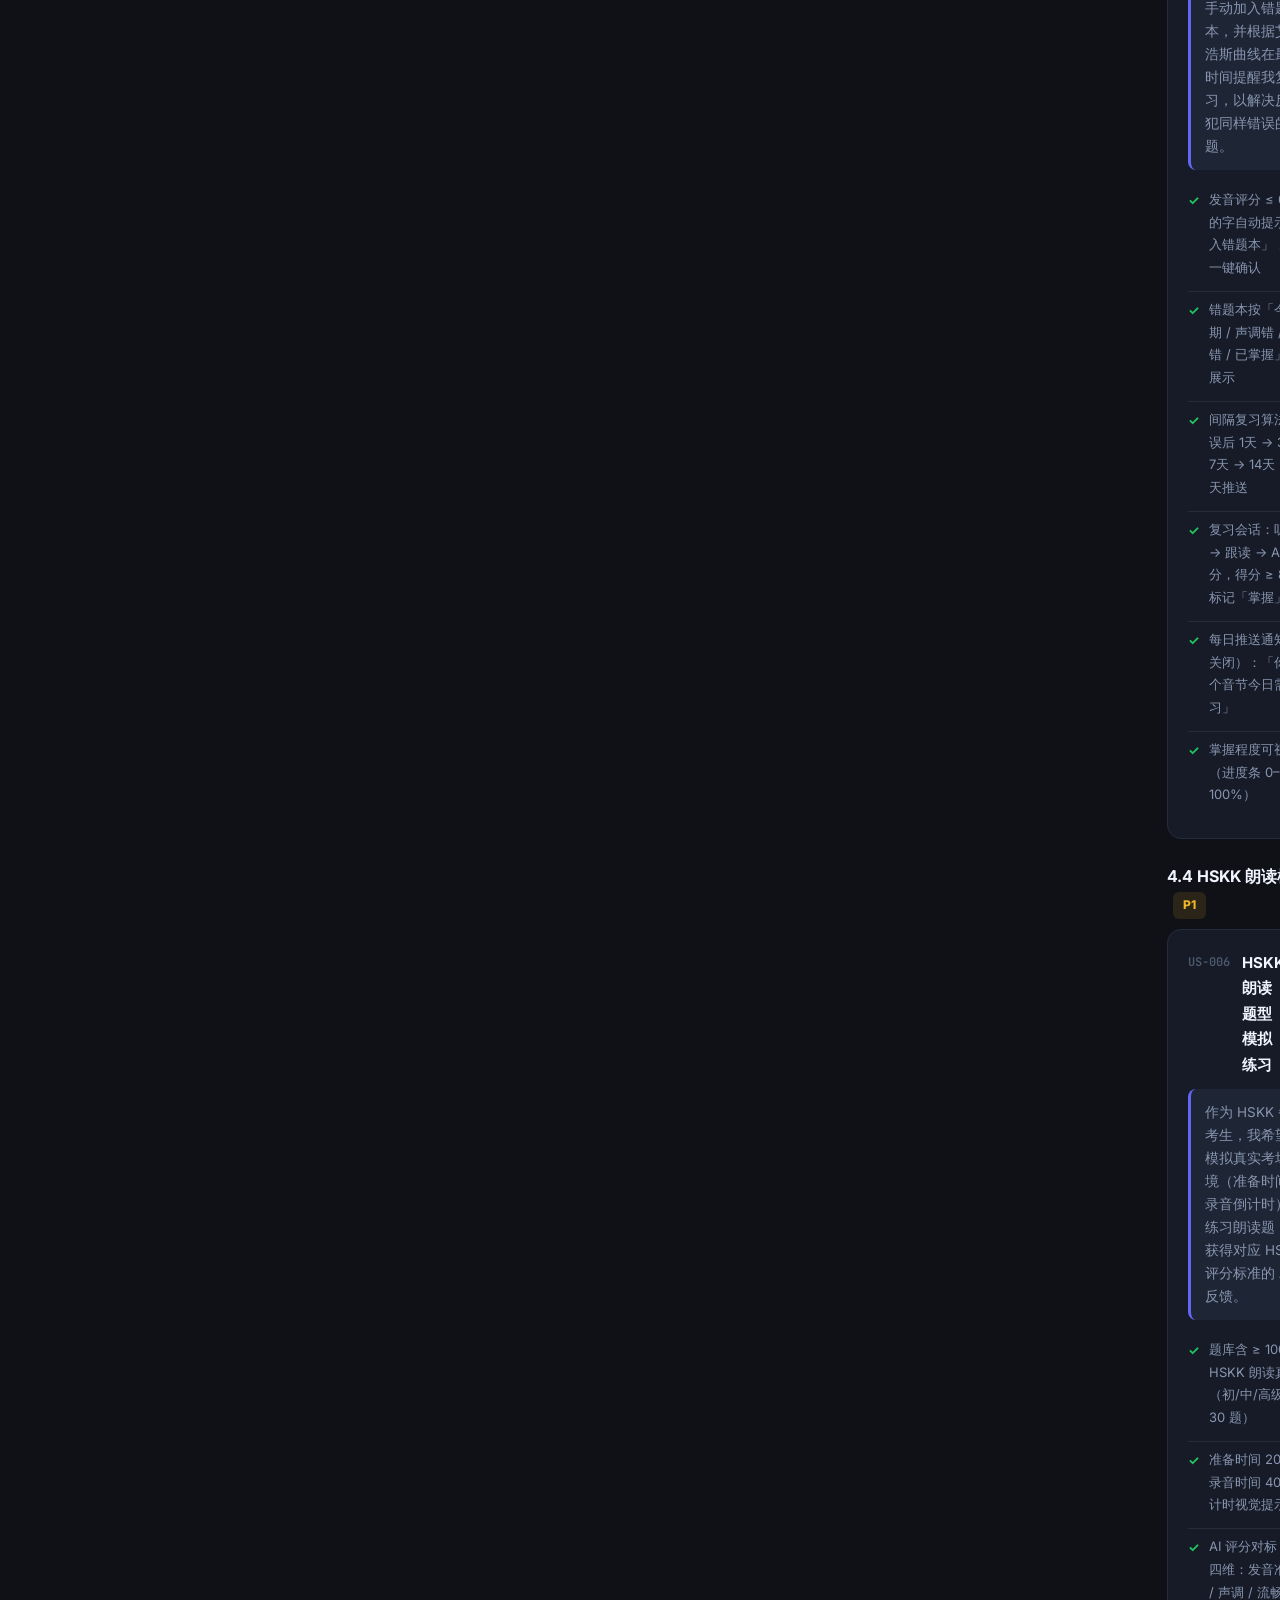
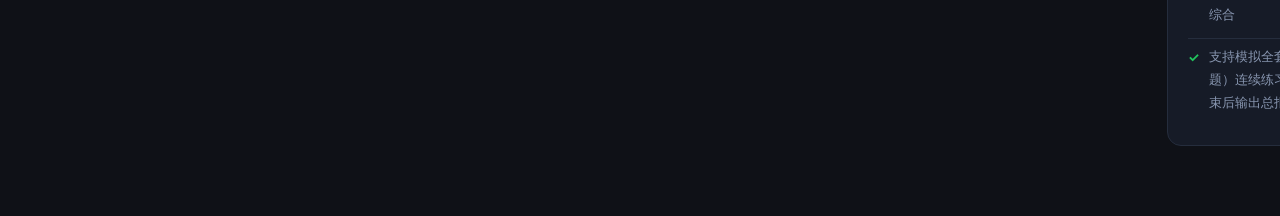
<file: prd.html>
<!DOCTYPE html>
<html lang="zh">
<head>
<meta charset="UTF-8">
<meta name="viewport" content="width=device-width, initial-scale=1.0">
<title>ShadowSpeak 影说 — MVP PRD v0.1</title>
<link href="https://fonts.googleapis.com/css2?family=Inter:wght@300;400;500;600;700;800&family=JetBrains+Mono:wght@400;600&display=swap" rel="stylesheet">
<style>
*{margin:0;padding:0;box-sizing:border-box;}
:root{
  --bg:#0f1117;--surface:#161b27;--surface2:#1e2535;
  --border:#252d3d;--border2:#2e3a50;
  --brand:#e8452a;--brand2:#f0b429;--indigo:#6366f1;--green:#22c55e;
  --text1:#f0f4ff;--text2:#8896b0;--text3:#4d5a6e;
  --sidebar:260px;
}
body{font-family:'Inter',sans-serif;background:var(--bg);color:var(--text1);display:flex;min-height:100vh;font-size:15px;line-height:1.7;}

/* ── SIDEBAR ── */
.sidebar{
  width:var(--sidebar);flex-shrink:0;
  background:var(--surface);border-right:1px solid var(--border);
  position:fixed;top:0;left:0;height:100vh;overflow-y:auto;
  display:flex;flex-direction:column;scrollbar-width:thin;scrollbar-color:var(--border) transparent;
}
.sb-logo{padding:28px 24px 20px;border-bottom:1px solid var(--border);}
.sb-logo-name{font-size:18px;font-weight:800;color:var(--text1);}
.sb-logo-name span{color:var(--brand);}
.sb-logo-sub{font-size:11.5px;color:var(--text3);margin-top:3px;}
.sb-meta{padding:16px 24px;border-bottom:1px solid var(--border);}
.sbm-row{display:flex;justify-content:space-between;margin-bottom:6px;}
.sbm-label{font-size:11.5px;color:var(--text3);}
.sbm-val{font-size:11.5px;color:var(--text2);font-weight:600;}
.sb-nav{padding:16px 0;flex:1;}
.sb-section{padding:6px 24px 8px;font-size:10.5px;font-weight:700;letter-spacing:1.5px;text-transform:uppercase;color:var(--text3);}
.sb-link{display:block;padding:8px 24px;font-size:13.5px;color:var(--text2);text-decoration:none;cursor:pointer;transition:all 0.15s;border-left:2px solid transparent;}
.sb-link:hover{color:var(--text1);background:rgba(255,255,255,0.03);}
.sb-link.active{color:var(--brand);border-left-color:var(--brand);background:rgba(232,69,42,0.05);}
.sb-chip{display:inline-block;font-size:10px;font-weight:700;padding:1px 7px;border-radius:4px;margin-left:6px;vertical-align:middle;}
.chip-p0{background:rgba(232,69,42,0.15);color:var(--brand);}
.chip-p1{background:rgba(240,180,41,0.12);color:var(--brand2);}
.chip-p2{background:rgba(99,102,241,0.12);color:#818cf8;}
.chip-oos{background:rgba(255,255,255,0.06);color:var(--text3);}

/* ── MAIN ── */
.main{margin-left:var(--sidebar);flex:1;padding:48px 60px;max-width:calc(var(--sidebar) + 860px);}
section{margin-bottom:56px;scroll-margin-top:32px;}
h1{font-size:32px;font-weight:800;color:var(--text1);margin-bottom:8px;line-height:1.3;}
h2{font-size:20px;font-weight:700;color:var(--text1);margin-bottom:16px;padding-bottom:10px;border-bottom:1px solid var(--border);display:flex;align-items:center;gap:10px;}
h3{font-size:16px;font-weight:700;color:var(--text1);margin:24px 0 10px;}
p{color:var(--text2);margin-bottom:12px;line-height:1.8;}
ul,ol{color:var(--text2);padding-left:20px;margin-bottom:12px;}
li{margin-bottom:6px;line-height:1.75;}
strong{color:var(--text1);font-weight:600;}
code{font-family:'JetBrains Mono',monospace;font-size:12.5px;background:rgba(255,255,255,0.06);padding:2px 6px;border-radius:4px;color:#93c5fd;}

/* ── COMPONENTS ── */
.tag{display:inline-block;padding:3px 10px;border-radius:6px;font-size:12px;font-weight:700;margin-right:6px;margin-bottom:6px;}
.tag-brand{background:rgba(232,69,42,0.12);color:var(--brand);border:1px solid rgba(232,69,42,0.2);}
.tag-indigo{background:rgba(99,102,241,0.1);color:#818cf8;border:1px solid rgba(99,102,241,0.2);}
.tag-green{background:rgba(34,197,94,0.1);color:var(--green);border:1px solid rgba(34,197,94,0.2);}
.tag-gray{background:rgba(255,255,255,0.05);color:var(--text2);border:1px solid var(--border);}
.tag-yellow{background:rgba(240,180,41,0.1);color:var(--brand2);border:1px solid rgba(240,180,41,0.2);}

.callout{border-radius:12px;padding:16px 20px;margin:16px 0;}
.callout-brand{background:rgba(232,69,42,0.06);border:1px solid rgba(232,69,42,0.18);}
.callout-indigo{background:rgba(99,102,241,0.06);border:1px solid rgba(99,102,241,0.18);}
.callout-green{background:rgba(34,197,94,0.05);border:1px solid rgba(34,197,94,0.15);}
.callout-yellow{background:rgba(240,180,41,0.05);border:1px solid rgba(240,180,41,0.15);}
.callout-title{font-size:12px;font-weight:800;letter-spacing:1px;text-transform:uppercase;margin-bottom:6px;}
.callout-brand .callout-title{color:var(--brand);}
.callout-indigo .callout-title{color:#818cf8;}
.callout-green .callout-title{color:var(--green);}
.callout-yellow .callout-title{color:var(--brand2);}
.callout p{margin:0;font-size:14px;line-height:1.7;}

.table-wrap{overflow-x:auto;margin:16px 0;border-radius:10px;border:1px solid var(--border);}
table{width:100%;border-collapse:collapse;font-size:14px;}
th{padding:11px 16px;text-align:left;background:var(--surface2);color:var(--text2);font-size:12px;font-weight:700;letter-spacing:0.8px;text-transform:uppercase;border-bottom:1px solid var(--border);}
td{padding:12px 16px;border-bottom:1px solid var(--border);color:var(--text2);vertical-align:top;}
tr:last-child td{border-bottom:none;}
tr:hover td{background:rgba(255,255,255,0.015);}

/* user story card */
.us-card{background:var(--surface);border:1px solid var(--border);border-radius:14px;padding:20px;margin-bottom:14px;}
.us-card:hover{border-color:var(--border2);}
.us-header{display:flex;align-items:flex-start;justify-content:space-between;margin-bottom:12px;gap:12px;}
.us-id{font-family:'JetBrains Mono',monospace;font-size:12px;color:var(--text3);font-weight:600;flex-shrink:0;margin-top:2px;}
.us-title{font-size:15px;font-weight:700;color:var(--text1);flex:1;}
.us-story{background:var(--surface2);border-radius:8px;padding:12px 14px;margin-bottom:12px;font-size:13.5px;color:var(--text2);line-height:1.7;border-left:3px solid var(--indigo);}
.us-ac{margin:0;padding-left:0;list-style:none;}
.us-ac li{display:flex;gap:10px;align-items:flex-start;padding:6px 0;border-top:1px solid var(--border);font-size:13px;color:var(--text2);}
.us-ac li:first-child{border-top:none;}
.ac-check{color:var(--green);flex-shrink:0;font-weight:700;margin-top:1px;}

/* priority badge */
.prio{display:inline-flex;align-items:center;gap:4px;padding:3px 10px;border-radius:6px;font-size:11.5px;font-weight:800;}
.prio-p0{background:rgba(232,69,42,0.15);color:var(--brand);}
.prio-p1{background:rgba(240,180,41,0.12);color:var(--brand2);}
.prio-p2{background:rgba(99,102,241,0.1);color:#818cf8;}

/* persona card */
.persona-grid{display:grid;grid-template-columns:repeat(3,1fr);gap:16px;margin-top:8px;}
.pc{background:var(--surface);border:1px solid var(--border);border-radius:14px;padding:20px;}
.pc-avatar{width:48px;height:48px;border-radius:50%;display:flex;align-items:center;justify-content:center;font-size:26px;margin-bottom:12px;}
.pc-name{font-size:16px;font-weight:700;color:var(--text1);margin-bottom:3px;}
.pc-role{font-size:12.5px;color:var(--text3);margin-bottom:12px;}
.pc-row{display:flex;gap:6px;margin-bottom:6px;font-size:13px;}
.pc-label{color:var(--text3);flex-shrink:0;width:48px;}
.pc-val{color:var(--text2);}
.pc-pain{margin-top:12px;padding:10px;background:rgba(232,69,42,0.06);border:1px solid rgba(232,69,42,0.12);border-radius:8px;font-size:12.5px;color:var(--brand);line-height:1.6;}

/* tech stack */
.tech-grid{display:grid;grid-template-columns:1fr 1fr;gap:14px;margin-top:8px;}
.tech-card{background:var(--surface);border:1px solid var(--border);border-radius:12px;padding:16px;}
.tc-layer{font-size:11px;font-weight:700;letter-spacing:1px;text-transform:uppercase;color:var(--text3);margin-bottom:8px;}
.tc-item{display:flex;align-items:center;gap:10px;padding:6px 0;border-top:1px solid var(--border);font-size:13px;}
.tc-item:first-of-type{border-top:none;}
.tc-name{color:var(--text1);font-weight:600;flex:1;}
.tc-note{font-size:12px;color:var(--text3);}

/* metric card */
.metric-grid{display:grid;grid-template-columns:repeat(4,1fr);gap:14px;margin-top:8px;}
.mc{background:var(--surface);border:1px solid var(--border);border-radius:12px;padding:16px;text-align:center;}
.mc-num{font-size:28px;font-weight:900;margin-bottom:4px;}
.mc-label{font-size:12px;color:var(--text3);}
.mc-sub{font-size:11px;color:var(--text3);margin-top:3px;}

/* doc header */
.doc-header{background:linear-gradient(135deg,rgba(232,69,42,0.08),rgba(99,102,241,0.06));border:1px solid var(--border);border-radius:16px;padding:28px 32px;margin-bottom:40px;}
.dh-title{font-size:11px;font-weight:700;letter-spacing:2px;text-transform:uppercase;color:var(--brand);margin-bottom:10px;}
.dh-name{font-size:30px;font-weight:900;color:var(--text1);margin-bottom:8px;}
.dh-desc{font-size:15px;color:var(--text2);line-height:1.7;margin-bottom:18px;}
.dh-tags{display:flex;flex-wrap:wrap;gap:8px;}

/* print / top */
.top-bar{position:fixed;top:0;right:0;left:var(--sidebar);height:0;z-index:100;}
</style>
</head>
<body>

<!-- ── SIDEBAR ── -->
<nav class="sidebar">
  <div class="sb-logo">
    <div class="sb-logo-name"><span>Shadow</span>Speak 影说</div>
    <div class="sb-logo-sub">MVP Product Requirements Document</div>
  </div>
  <div class="sb-meta">
    <div class="sbm-row"><span class="sbm-label">版本</span><span class="sbm-val">v0.1 · Draft</span></div>
    <div class="sbm-row"><span class="sbm-label">阶段</span><span class="sbm-val">Phase 1 · MVP</span></div>
    <div class="sbm-row"><span class="sbm-label">周期</span><span class="sbm-val">Month 0–6</span></div>
    <div class="sbm-row"><span class="sbm-label">状态</span><span class="sbm-val" style="color:var(--brand2);">In Review</span></div>
  </div>
  <div class="sb-nav">
    <div class="sb-section">文档结构</div>
    <a class="sb-link active" onclick="scrollTo('overview')">1. 产品概述</a>
    <a class="sb-link" onclick="scrollTo('users')">2. 目标用户</a>
    <a class="sb-link" onclick="scrollTo('scope')">3. MVP 功能范围</a>
    <a class="sb-link" onclick="scrollTo('stories')">4. 用户故事 & 验收标准</a>
    <a class="sb-link" onclick="scrollTo('ux')">5. UX 关键流程</a>
    <a class="sb-link" onclick="scrollTo('tech')">6. 技术选型建议</a>
    <a class="sb-link" onclick="scrollTo('metrics')">7. 成功指标</a>
    <a class="sb-link" onclick="scrollTo('risks')">8. 风险 & TBD</a>
    <a class="sb-link" onclick="scrollTo('oos')">9. Out of Scope</a>
    <div class="sb-section" style="margin-top:12px;">功能优先级</div>
    <a class="sb-link">P0 影子跟读闭环<span class="sb-chip chip-p0">P0</span></a>
    <a class="sb-link">P0 AI 发音纠错<span class="sb-chip chip-p0">P0</span></a>
    <a class="sb-link">P0 发音错题本<span class="sb-chip chip-p0">P0</span></a>
    <a class="sb-link">P1 HSKK 模拟考<span class="sb-chip chip-p1">P1</span></a>
    <a class="sb-link">P2 教师 Dashboard<span class="sb-chip chip-p2">P2</span></a>
  </div>
</nav>

<!-- ── MAIN ── -->
<main class="main">
  <div class="doc-header">
    <div class="dh-title">Product Requirements Document</div>
    <div class="dh-name">ShadowSpeak 影说 · MVP PRD</div>
    <div class="dh-desc">专为留学生设计的中文口语精准训练 APP — 通过 AI 实时发音纠错、影子跟读完整闭环与发音错题本，填补市场空白。</div>
    <div class="dh-tags">
      <span class="tag tag-brand">Phase 1 · MVP</span>
      <span class="tag tag-indigo">Month 0–6</span>
      <span class="tag tag-yellow">v0.1 Draft</span>
      <span class="tag tag-gray">iOS · Android</span>
    </div>
  </div>

  <!-- ══ 1. OVERVIEW ══ -->
  <section id="overview">
    <h2>🎯 1. 产品概述</h2>
    <h3>1.1 一句话定位</h3>
    <div class="callout callout-brand">
      <div class="callout-title">Product Positioning</div>
      <p>ShadowSpeak 是<strong>专为留学生设计的中文口语精准训练官</strong>——AI 实时告诉你哪个字、哪个声调、哪里发错了，通过影子跟读闭环和发音错题本，让中文口语从「能说」进化到「说准」。</p>
    </div>
    <h3>1.2 核心问题</h3>
    <ul>
      <li><strong>发音反馈缺失：</strong>Duolingo / HelloChinese 的发音评分仅给总分，无法告知声调 / 声母 / 韵母具体偏差，学生不知如何改进。</li>
      <li><strong>跟读流程不完整：</strong>市面所有产品仅停留在「播放 → 录音」两步，缺少对比分析、错误归因和复习闭环。</li>
      <li><strong>错误积累无管理：</strong>没有产品将发音错误纳入间隔复习（Spaced Repetition）系统，学生反复犯相同错误。</li>
    </ul>
    <h3>1.3 MVP 目标</h3>
    <div class="callout callout-green">
      <div class="callout-title">MVP Definition</div>
      <p>在 <strong>6 个月内</strong>交付可验证 PMF 的最小功能集：影子跟读完整工作流 + 声调级 AI 发音纠错 + 发音错题本，完成 5 所大学 Beta 试点，DAU ≥ 500，次日留存 ≥ 45%。</p>
    </div>
  </section>

  <!-- ══ 2. TARGET USERS ══ -->
  <section id="users">
    <h2>👤 2. 目标用户</h2>
    <h3>2.1 主要 Persona</h3>
    <div class="persona-grid">
      <div class="pc">
        <div class="pc-avatar" style="background:rgba(232,69,42,0.1);">🎓</div>
        <div class="pc-name">Emma</div>
        <div class="pc-role">德国 · 汉语专业大学生</div>
        <div class="pc-row"><span class="pc-label">目标</span><span class="pc-val">通过 HSK 5 口语测试</span></div>
        <div class="pc-row"><span class="pc-label">频率</span><span class="pc-val">每天课后 20–30 分钟</span></div>
        <div class="pc-row"><span class="pc-label">设备</span><span class="pc-val">iPhone + 耳机</span></div>
        <div class="pc-row"><span class="pc-label">付费</span><span class="pc-val">$9.9/月可接受</span></div>
        <div class="pc-pain">核心痛点：声调总发错，但不知道具体哪里错、如何纠正</div>
      </div>
      <div class="pc">
        <div class="pc-avatar" style="background:rgba(99,102,241,0.1);">📚</div>
        <div class="pc-name">Amir</div>
        <div class="pc-role">伊朗 · 孔子学院中文班</div>
        <div class="pc-row"><span class="pc-label">目标</span><span class="pc-val">课外强化发音练习</span></div>
        <div class="pc-row"><span class="pc-label">频率</span><span class="pc-val">每周 3–4 次，15–20 分钟</span></div>
        <div class="pc-row"><span class="pc-label">设备</span><span class="pc-val">Android 中端机</span></div>
        <div class="pc-row"><span class="pc-label">付费</span><span class="pc-val">机构采购/老师推荐</span></div>
        <div class="pc-pain">核心痛点：没有工具做结构化影子跟读，只能重复听录音</div>
      </div>
      <div class="pc">
        <div class="pc-avatar" style="background:rgba(240,180,41,0.1);">🏆</div>
        <div class="pc-name">Yuki</div>
        <div class="pc-role">日本 · HSKK 中级备考生</div>
        <div class="pc-row"><span class="pc-label">目标</span><span class="pc-val">3 个月内通过 HSKK 中级</span></div>
        <div class="pc-row"><span class="pc-label">频率</span><span class="pc-val">每天 30–45 分钟</span></div>
        <div class="pc-row"><span class="pc-label">设备</span><span class="pc-val">iPhone · 安静环境</span></div>
        <div class="pc-row"><span class="pc-label">付费</span><span class="pc-val">高意愿，$15–20/月</span></div>
        <div class="pc-pain">核心痛点：无 HSKK 专项模拟工具，自练无法获得客观评分</div>
      </div>
    </div>
    <h3 style="margin-top:28px;">2.2 用户分层 & MVP 优先级</h3>
    <div class="table-wrap">
      <table>
        <thead><tr><th>用户群</th><th>规模</th><th>付费意愿</th><th>MVP 优先级</th><th>获取渠道</th></tr></thead>
        <tbody>
          <tr><td><strong>在读院校留学生（中文系）</strong></td><td>80万+（美英澳）</td><td>中</td><td><span class="prio prio-p0">P0</span></td><td>大学中文系教师合作</td></tr>
          <tr><td><strong>HSKK/HSK 备考生</strong></td><td>30万+/年</td><td>高</td><td><span class="prio prio-p0">P0</span></td><td>Reddit / HSK 培训机构</td></tr>
          <tr><td><strong>孔子学院注册学生</strong></td><td>50万+/年</td><td>低（机构付费）</td><td><span class="prio prio-p1">P1</span></td><td>ToB 机构签约</td></tr>
          <tr><td>兴趣自学者</td><td>数百万</td><td>极低</td><td><span class="prio prio-p2">P2</span></td><td>App Store 自然流量</td></tr>
        </tbody>
      </table>
    </div>
  </section>
</main>

<script>
function scrollTo(id){
  document.getElementById(id)?.scrollIntoView({behavior:'smooth',block:'start'});
  document.querySelectorAll('.sb-link').forEach(l=>l.classList.remove('active'));
  event?.target?.classList.add('active');
}
</script>

  <!-- ══ 3. MVP SCOPE ══ -->
  <section id="scope">
    <h2>📦 3. MVP 功能范围</h2>
    <h3>3.1 功能总览</h3>
    <div class="table-wrap">
      <table>
        <thead><tr><th>功能模块</th><th>优先级</th><th>核心价值</th><th>竞品现状</th></tr></thead>
        <tbody>
          <tr>
            <td><strong>影子跟读完整工作流</strong></td>
            <td><span class="prio prio-p0">P0</span></td>
            <td>素材库 → 可调速播放 → 逐句录音 → AI 波形对比 → 错误归因</td>
            <td>全部竞品仅有「播放+录音」两步，无分析</td>
          </tr>
          <tr>
            <td><strong>声调级 AI 发音纠错</strong></td>
            <td><span class="prio prio-p0">P0</span></td>
            <td>精确到声调/声母/韵母的偏差定位，可解释反馈</td>
            <td>Duolingo 仅给总分，无归因</td>
          </tr>
          <tr>
            <td><strong>发音错题本</strong></td>
            <td><span class="prio prio-p0">P0</span></td>
            <td>自动收录错误字音，间隔复习算法安排推送</td>
            <td>全部竞品缺失</td>
          </tr>
          <tr>
            <td><strong>分级素材库（HSK 1–4）</strong></td>
            <td><span class="prio prio-p0">P0</span></td>
            <td>覆盖 HSK 1–4 核心词汇和日常对话场景，共 200+ 条目</td>
            <td>FluentU 有真实素材但无跟读</td>
          </tr>
          <tr>
            <td><strong>HSKK 模拟考（朗读题型）</strong></td>
            <td><span class="prio prio-p1">P1</span></td>
            <td>复刻 HSKK 朗读题评分标准，模拟考场压力</td>
            <td>市场空白</td>
          </tr>
          <tr>
            <td>用户账户 & 进度追踪</td>
            <td><span class="prio prio-p1">P1</span></td>
            <td>登录、历史记录、每日打卡、成就</td>
            <td>标配</td>
          </tr>
          <tr>
            <td>教师 Dashboard（基础版）</td>
            <td><span class="prio prio-p2">P2</span></td>
            <td>班级学生发音弱点汇总，为 ToB 试点服务</td>
            <td>全部竞品缺失</td>
          </tr>
        </tbody>
      </table>
    </div>

    <h3>3.2 明确 Out of Scope（MVP 不做）</h3>
    <div class="callout callout-yellow">
      <div class="callout-title">⚠️ Out of Scope — MVP 阶段不纳入</div>
      <p>
        ① HSKK 复述 & 即兴回答题型（P2+）&nbsp;&nbsp;
        ② HSK 词汇/阅读模块（非口语，不做）&nbsp;&nbsp;
        ③ AI 对话练习（成本高，留 Phase 2）&nbsp;&nbsp;
        ④ 素材 UGC 上传（内容审核成本高）&nbsp;&nbsp;
        ⑤ Web 端（优先移动端）&nbsp;&nbsp;
        ⑥ 多语言 UI（先英文 UI + 中文内容）
      </p>
    </div>
  </section>

  <!-- ══ 4. USER STORIES ══ -->
  <section id="stories">
    <h2>📝 4. 用户故事 & 验收标准</h2>

    <h3>4.1 影子跟读工作流 <span class="prio prio-p0" style="font-size:12px;margin-left:6px;">P0</span></h3>

    <div class="us-card">
      <div class="us-header">
        <div class="us-id">US-001</div>
        <div class="us-title">选择素材并调整跟读速度</div>
        <span class="tag tag-brand">P0</span>
      </div>
      <div class="us-story">作为一名留学生，我希望从素材库中选择合适的课文，并按 0.5× / 0.75× / 1.0× / 1.25× 调整播放速度，以便在跟读初期降速，逐步提升。</div>
      <ul class="us-ac">
        <li><span class="ac-check">✓</span>素材库按 HSK 等级（1–4）分类展示，每级 ≥ 50 条素材</li>
        <li><span class="ac-check">✓</span>支持 4 档速度切换（0.5× / 0.75× / 1.0× / 1.25×），切换即时生效</li>
        <li><span class="ac-check">✓</span>可切换到「逐句模式」：自动在每句末尾暂停，等待用户跟读</li>
        <li><span class="ac-check">✓</span>素材含原文汉字 + 拼音 + 英文译文，三者可分别显示/隐藏</li>
      </ul>
    </div>

    <div class="us-card">
      <div class="us-header">
        <div class="us-id">US-002</div>
        <div class="us-title">录音并获取即时波形对比</div>
        <span class="tag tag-brand">P0</span>
      </div>
      <div class="us-story">作为一名留学生，当我跟读一句话后，我希望立即看到我的录音与原声波形的可视化对比，以便直观判断语调走势是否一致。</div>
      <ul class="us-ac">
        <li><span class="ac-check">✓</span>范读波形（蓝紫）与用户录音波形（红）叠加对比展示</li>
        <li><span class="ac-check">✓</span>吻合部分标绿，偏差部分保持红色，偏差超过阈值则高亮</li>
        <li><span class="ac-check">✓</span>录音延迟 ≤ 100ms 开始波形渲染，分析结果 ≤ 2s 返回</li>
        <li><span class="ac-check">✓</span>用户可点击播放自己录音和范读做主观对比</li>
      </ul>
    </div>

    <h3>4.2 声调级 AI 发音纠错 <span class="prio prio-p0" style="font-size:12px;margin-left:6px;">P0</span></h3>

    <div class="us-card">
      <div class="us-header">
        <div class="us-id">US-003</div>
        <div class="us-title">逐字发音分析与可解释错误反馈</div>
        <span class="tag tag-brand">P0</span>
      </div>
      <div class="us-story">作为一名留学生，录音结束后我希望看到每个字的发音评分，并对错误字音获得「发第几声→实际发成第几声」级别的具体反馈，而不只是一个总分数。</div>
      <ul class="us-ac">
        <li><span class="ac-check">✓</span>逐字展示发音结果：正确（绿）/ 偏差（黄）/ 错误（红）</li>
        <li><span class="ac-check">✓</span>错误类型归因至：声调错误 / 声母错误 / 韵母错误 / 连读错误</li>
        <li><span class="ac-check">✓</span>错误字显示「应发 X 声 → 实际发成 Y 声」的明确描述</li>
        <li><span class="ac-check">✓</span>提供简短纠正建议（≤ 40 字），如「第3声需先降后升，尾部上扬」</li>
        <li><span class="ac-check">✓</span>声调准确率评测精度（与人工标注对比）≥ 85% Accuracy</li>
      </ul>
    </div>

    <div class="us-card">
      <div class="us-header">
        <div class="us-id">US-004</div>
        <div class="us-title">总体发音评分 & 历史趋势</div>
        <span class="tag tag-brand">P0</span>
      </div>
      <div class="us-story">作为一名留学生，我希望每次练习后获得 0–100 总分，并查看近 7 天的分数趋势，以便感受到进步并保持动力。</div>
      <ul class="us-ac">
        <li><span class="ac-check">✓</span>每次发音返回 0–100 综合评分，细分：声调 / 声母 / 韵母 / 流畅度</li>
        <li><span class="ac-check">✓</span>首页展示 7 日发音趋势折线图（按声调/综合可切换）</li>
        <li><span class="ac-check">✓</span>每次超过个人历史最高分时展示「新纪录」动效</li>
      </ul>
    </div>

    <h3>4.3 发音错题本 <span class="prio prio-p0" style="font-size:12px;margin-left:6px;">P0</span></h3>

    <div class="us-card">
      <div class="us-header">
        <div class="us-id">US-005</div>
        <div class="us-title">错误字音自动收录 & 间隔复习</div>
        <span class="tag tag-brand">P0</span>
      </div>
      <div class="us-story">作为一名留学生，我希望发音错误的字自动或手动加入错题本，并根据艾宾浩斯曲线在最佳时间提醒我复习，以解决反复犯同样错误的问题。</div>
      <ul class="us-ac">
        <li><span class="ac-check">✓</span>发音评分 ≤ 60 分的字自动提示「加入错题本」，用户一键确认</li>
        <li><span class="ac-check">✓</span>错题本按「今日到期 / 声调错 / 声母错 / 已掌握」分类展示</li>
        <li><span class="ac-check">✓</span>间隔复习算法：错误后 1天 → 3天 → 7天 → 14天 → 30天推送</li>
        <li><span class="ac-check">✓</span>复习会话：听范读 → 跟读 → AI 评分，得分 ≥ 80 则标记「掌握」</li>
        <li><span class="ac-check">✓</span>每日推送通知（可关闭）：「你有 N 个音节今日需复习」</li>
        <li><span class="ac-check">✓</span>掌握程度可视化（进度条 0–100%）</li>
      </ul>
    </div>

    <h3>4.4 HSKK 朗读模拟 <span class="prio prio-p1" style="font-size:12px;margin-left:6px;">P1</span></h3>

    <div class="us-card">
      <div class="us-header">
        <div class="us-id">US-006</div>
        <div class="us-title">HSKK 朗读题型模拟练习</div>
        <span class="tag tag-yellow">P1</span>
      </div>
      <div class="us-story">作为 HSKK 备考生，我希望在模拟真实考场环境（准备时间 + 录音倒计时）下练习朗读题，并获得对应 HSKK 评分标准的 AI 反馈。</div>
      <ul class="us-ac">
        <li><span class="ac-check">✓</span>题库含 ≥ 100 道 HSKK 朗读真题（初/中/高级各 ≥ 30 题）</li>
        <li><span class="ac-check">✓</span>准备时间 20s + 录音时间 40s，倒计时视觉提示</li>
        <li><span class="ac-check">✓</span>AI 评分对标 HSKK 四维：发音准确度 / 声调 / 流畅度 / 综合</li>
        <li><span class="ac-check">✓</span>支持模拟全套（10题）连续练习，结束后输出总报告</li>
      </ul>
    </div>
  </section>

  <!-- ══ 5. UX FLOWS ══ -->
  <section id="ux">
    <h2>🔁 5. 核心 UX 流程</h2>
    <h3>5.1 影子跟读主流程</h3>
    <div class="callout callout-indigo">
      <div class="callout-title">主流程（Happy Path）</div>
      <p>
        首页 → 选素材（HSK等级+场景）→ 设置跟读速度 → 收听范读 → 逐句录音 → 
        查看波形对比 → 点击错误字 → 查看声调归因 + 纠正建议 → 
        一键加入错题本 → 下一句循环 → 课程结束页（总评分 + 本次新增错题数）
      </p>
    </div>
    <h3>5.2 错题本复习流程</h3>
    <div class="callout callout-indigo">
      <div class="callout-title">每日复习（Spaced Repetition Loop）</div>
      <p>
        通知推送「N 个音节今日复习」→ 进入错题本 → 按到期排序 → 
        点击字音 → 听范读 3 遍 → 跟读录音 → AI 评分 →
        ≥80 分标记掌握（绿）/ &lt;80 分延迟复习 → 批次结束显示复习成果
      </p>
    </div>
    <h3>5.3 关键交互约束</h3>
    <ul>
      <li>录音权限请求：首次进入跟读页时，一次性申请麦克风权限，配合清晰说明文案（「ShadowSpeak 需要麦克风来分析你的发音」）</li>
      <li>离线降级：无网时可播放已缓存素材并录音，联网后上传分析；不支持离线 AI 评分（需明确提示）</li>
      <li>隐私：录音仅用于本次评分，<strong>不永久存储服务端</strong>（除非用户主动保存），符合 GDPR</li>
    </ul>
  </section>

  <!-- ══ 6. TECH ══ -->
  <section id="tech">
    <h2>⚙️ 6. 技术选型建议</h2>
    <div class="callout callout-yellow">
      <div class="callout-title">⚠️ 技术决策声明</div>
      <p>以下建议供 Tech Lead 参考，最终选型由技术团队确认。核心约束：<strong>6 个月内上线 MVP</strong>，优先成熟 API 而非自研模型。</p>
    </div>
    <div class="tech-grid">
      <div class="tech-card">
        <div class="tc-layer">🎤 语音识别 & 发音评测（最关键）</div>
        <div class="tc-item"><div class="tc-name">科大讯飞 RASR</div><div class="tc-note">声调级评测，中文最优，国内合规</div></div>
        <div class="tc-item"><div class="tc-name">Azure Pronunciation Assessment</div><div class="tc-note">海外部署友好，GDPR 合规</div></div>
        <div class="tc-item"><div class="tc-name">Google Speech-to-Text</div><div class="tc-note">备选，发音评测弱于前两者</div></div>
        <div style="margin-top:10px;font-size:12.5px;color:var(--brand);">→ 推荐：国内用讯飞，海外用 Azure，AB测试对比评测精度</div>
      </div>
      <div class="tech-card">
        <div class="tc-layer">📱 移动端框架</div>
        <div class="tc-item"><div class="tc-name">React Native（推荐）</div><div class="tc-note">一套代码 iOS + Android，生态成熟</div></div>
        <div class="tc-item"><div class="tc-name">Flutter</div><div class="tc-note">性能更优，但中文社区支持稍弱</div></div>
        <div style="margin-top:10px;font-size:12.5px;color:var(--text3);">→ 若团队已有 RN 经验，优先 RN 降低风险</div>
      </div>
      <div class="tech-card">
        <div class="tc-layer">🔁 间隔复习算法</div>
        <div class="tc-item"><div class="tc-name">SM-2 算法（开源）</div><div class="tc-note">Anki 同款，成熟稳定，直接集成</div></div>
        <div class="tc-item"><div class="tc-name">FSRS（新一代）</div><div class="tc-note">精度更高，可在 Phase 2 替换</div></div>
        <div style="margin-top:10px;font-size:12.5px;color:var(--text3);">→ MVP 用 SM-2，Phase 2 升级 FSRS</div>
      </div>
      <div class="tech-card">
        <div class="tc-layer">☁️ 后端 & 存储</div>
        <div class="tc-item"><div class="tc-name">Node.js + Express</div><div class="tc-note">API 层，轻量快速</div></div>
        <div class="tc-item"><div class="tc-name">PostgreSQL</div><div class="tc-note">用户数据 + 错题记录</div></div>
        <div class="tc-item"><div class="tc-name">AWS S3 / 阿里云 OSS</div><div class="tc-note">素材音频存储 + CDN</div></div>
        <div class="tc-item"><div class="tc-name">Firebase Auth</div><div class="tc-note">快速接入 OAuth / Apple Sign-In</div></div>
      </div>
    </div>
    <h3 style="margin-top:24px;">6.1 发音评测精度要求（验收门槛）</h3>
    <div class="table-wrap">
      <table>
        <thead><tr><th>评测维度</th><th>最低精度要求</th><th>测试方法</th><th>优先级</th></tr></thead>
        <tbody>
          <tr><td>声调判断准确率</td><td>≥ 85%（与人工标注对比）</td><td>100 条人工标注测试集</td><td><span class="prio prio-p0">P0</span></td></tr>
          <tr><td>声调错误类型识别（1→2→3→4声混淆）</td><td>≥ 80%</td><td>声调混淆矩阵测试</td><td><span class="prio prio-p0">P0</span></td></tr>
          <tr><td>声母错误识别（zh/ch/sh vs z/c/s 等）</td><td>≥ 75%</td><td>最易混淆声母专项测试</td><td><span class="prio prio-p0">P0</span></td></tr>
          <tr><td>评测响应时间</td><td>≤ 2 秒（P99）</td><td>压测 100 并发</td><td><span class="prio prio-p0">P0</span></td></tr>
          <tr><td>假阳性率（正确发音被判错）</td><td>≤ 15%</td><td>20 名母语者录音测试</td><td><span class="prio prio-p1">P1</span></td></tr>
        </tbody>
      </table>
    </div>
  </section>

  <!-- ══ 7. METRICS ══ -->
  <section id="metrics">
    <h2>📊 7. 成功指标（MVP 阶段）</h2>
    <h3>7.1 North Star Metric</h3>
    <div class="callout callout-brand">
      <div class="callout-title">North Star</div>
      <p><strong>「每周完成完整跟读 + AI 发音分析的活跃用户数（Weekly Active Speakers）」</strong><br>目标：Month 6 达到 <strong>1,000 WAS</strong>（Beta 试点 5 所大学）</p>
    </div>
    <h3 style="margin-top:20px;">7.2 关键指标</h3>
    <div class="metric-grid">
      <div class="mc">
        <div class="mc-num" style="color:var(--brand);">500</div>
        <div class="mc-label">DAU 目标</div>
        <div class="mc-sub">Month 6</div>
      </div>
      <div class="mc">
        <div class="mc-num" style="color:var(--brand2);">45%</div>
        <div class="mc-label">次日留存</div>
        <div class="mc-sub">Day 1 Retention</div>
      </div>
      <div class="mc">
        <div class="mc-num" style="color:var(--indigo);">3.5</div>
        <div class="mc-label">周均跟读次数</div>
        <div class="mc-sub">Sessions/User/Week</div>
      </div>
      <div class="mc">
        <div class="mc-num" style="color:var(--green);">35%</div>
        <div class="mc-label">错题本使用率</div>
        <div class="mc-sub">月活中使用错题本比例</div>
      </div>
    </div>
    <div class="table-wrap" style="margin-top:20px;">
      <table>
        <thead><tr><th>指标</th><th>Month 2</th><th>Month 4</th><th>Month 6</th><th>说明</th></tr></thead>
        <tbody>
          <tr><td>注册用户</td><td>500</td><td>2,000</td><td>5,000</td><td>Beta 试点 + 口碑增长</td></tr>
          <tr><td>DAU</td><td>100</td><td>300</td><td>500</td><td>North Star 子指标</td></tr>
          <tr><td>次日留存</td><td>35%</td><td>42%</td><td>45%</td><td>逐步优化 Onboarding</td></tr>
          <tr><td>7日留存</td><td>18%</td><td>25%</td><td>30%</td><td>错题本推送驱动回访</td></tr>
          <tr><td>人均发音分析次数/周</td><td>3</td><td>4</td><td>5</td><td>核心功能健康度</td></tr>
          <tr><td>NPS（发音评测满意度）</td><td>—</td><td>≥ 30</td><td>≥ 40</td><td>用户问卷调研</td></tr>
          <tr><td>Beta 机构合作数</td><td>2</td><td>4</td><td>5</td><td>孔子学院/大学中文系</td></tr>
        </tbody>
      </table>
    </div>
  </section>

  <!-- ══ 8. RISKS ══ -->
  <section id="risks">
    <h2>⚠️ 8. 风险 & TBD</h2>
    <div class="table-wrap">
      <table>
        <thead><tr><th>风险</th><th>等级</th><th>影响</th><th>缓解方案</th></tr></thead>
        <tbody>
          <tr>
            <td><strong>发音评测精度不足（最高风险）</strong></td>
            <td style="color:var(--brand);font-weight:700;">🔴 高</td>
            <td>核心价值主张崩塌，用户失信</td>
            <td>Pre-MVP：用 100 条真实录音验证讯飞 / Azure 精度，达标再上线；设置「反馈纠错」按钮收集误判数据</td>
          </tr>
          <tr>
            <td><strong>录音权限拒绝率高</strong></td>
            <td style="color:var(--brand2);font-weight:700;">🟡 中</td>
            <td>核心功能无法使用</td>
            <td>精心设计权限请求说明文案；iOS 遵循「just in time」权限申请最佳实践</td>
          </tr>
          <tr>
            <td><strong>素材版权问题</strong></td>
            <td style="color:var(--brand2);font-weight:700;">🟡 中</td>
            <td>法律风险</td>
            <td>MVP 使用 HSK 官方公开教材（CC 授权）+ 自制录音，避免第三方版权素材</td>
          </tr>
          <tr>
            <td><strong>冷启动：无内容即无用户</strong></td>
            <td style="color:var(--brand2);font-weight:700;">🟡 中</td>
            <td>用户进入 App 无内容可练</td>
            <td>上线前准备 ≥ 200 条 HSK 1–3 精选素材（专业发音教师录制）</td>
          </tr>
          <tr>
            <td>API 成本随用户增长超预期</td>
            <td style="color:var(--green);font-weight:700;">🟢 低</td>
            <td>单位经济恶化</td>
            <td>早期监控每用户 API 成本；单次评测控制在 $0.003 以内</td>
          </tr>
        </tbody>
      </table>
    </div>
    <h3 style="margin-top:24px;">8.1 待确认事项（TBD）</h3>
    <ul>
      <li><strong>[TBD-01]</strong> 发音评测 API 最终选型（讯飞 vs Azure）→ <strong>需 Tech Lead 完成精度对比测试后决策，DDL：Week 2</strong></li>
      <li><strong>[TBD-02]</strong> 素材库内容来源与录制成本预算 → <strong>需内容负责人确认，DDL：Week 3</strong></li>
      <li><strong>[TBD-03]</strong> iOS / Android 同步上线 or 先上 iOS → <strong>需 PM 与团队资源确认</strong></li>
      <li><strong>[TBD-04]</strong> Beta 试点学校确认名单 → <strong>需市场/BD 负责人跟进，DDL：Month 1</strong></li>
      <li><strong>[TBD-05]</strong> HSKK 题库版权授权方案 → <strong>需法务确认（或使用模拟题）</strong></li>
    </ul>
  </section>

  <!-- ══ 9. OOS ══ -->
  <section id="oos">
    <h2>🚫 9. Out of Scope 完整清单</h2>
    <div class="table-wrap">
      <table>
        <thead><tr><th>功能 / 方向</th><th>排除原因</th><th>计划纳入版本</th></tr></thead>
        <tbody>
          <tr><td>HSKK 复述 & 即兴回答题型</td><td>需要 NLP 理解，技术复杂度高</td><td>Phase 2（Month 6–12）</td></tr>
          <tr><td>AI 对话练习（与 AI 自由对话）</td><td>LLM 成本高，延迟不稳定</td><td>Phase 3</td></tr>
          <tr><td>HSK 词汇 / 阅读 / 写作模块</td><td>非口语，超出产品定位</td><td>不在路线图</td></tr>
          <tr><td>Web 端</td><td>优先移动端体验</td><td>Phase 2（教师 Dashboard 优先 Web）</td></tr>
          <tr><td>素材 UGC 上传</td><td>内容审核成本高</td><td>Phase 3</td></tr>
          <tr><td>社交功能（排行榜、好友）</td><td>分散 PMF 验证焦点</td><td>Phase 2</td></tr>
          <tr><td>多语言 UI（中/日/德/法等）</td><td>先验证英文 UI 可行性</td><td>Phase 2</td></tr>
          <tr><td>完整教师 Dashboard</td><td>ToB 功能，MVP 只做 Beta 最简版</td><td>Phase 2（Month 6–12）</td></tr>
        </tbody>
      </table>
    </div>
    <div class="callout callout-green" style="margin-top:24px;">
      <div class="callout-title">✅ 文档版本信息</div>
      <p>v0.1 Draft · 作者：PM（ShadowSpeak）· 待 Tech Lead & Design 审阅后升级至 v0.2 · 下次评审节点：Sprint Planning Week 1</p>
    </div>
  </section>
</main>

<script>
// Active link on scroll
const sections=document.querySelectorAll('section[id]');
const links=document.querySelectorAll('.sb-link[onclick]');
window.addEventListener('scroll',()=>{
  let cur='';
  sections.forEach(s=>{
    if(window.scrollY>=s.offsetTop-80)cur=s.id;
  });
  links.forEach(l=>{
    const m=l.getAttribute('onclick')?.match(/'(\w+)'/);
    if(m)l.classList.toggle('active',m[1]===cur);
  });
});
</script>
</body>
</html>
</file>
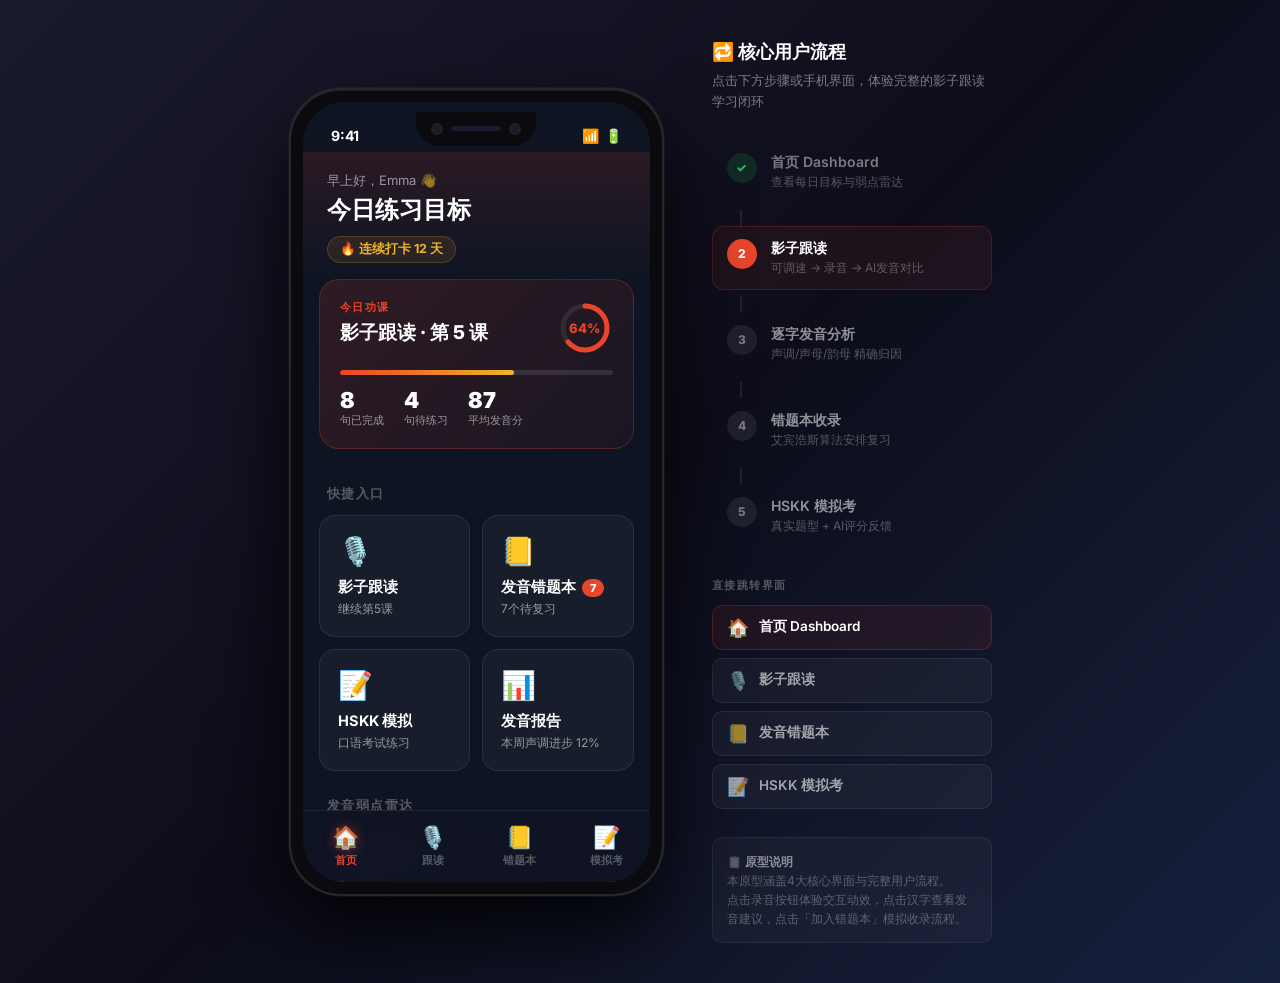
<file: prototype.html>
<!DOCTYPE html>
<html lang="zh">
<head>
<meta charset="UTF-8">
<meta name="viewport" content="width=device-width, initial-scale=1.0">
<title>ShadowSpeak 影说 — 可交互原型</title>
<link href="https://fonts.googleapis.com/css2?family=Inter:wght@300;400;500;600;700;800&display=swap" rel="stylesheet">
<style>
*{margin:0;padding:0;box-sizing:border-box;-webkit-tap-highlight-color:transparent;}
body{
  font-family:'Inter',-apple-system,sans-serif;
  background:linear-gradient(135deg,#1a1a2e 0%,#0d0d1a 50%,#16213e 100%);
  min-height:100vh;
  display:flex;
  align-items:center;
  justify-content:center;
  gap:48px;
  padding:40px 20px;
}
/* ── PHONE SHELL ── */
.phone-shell{
  position:relative;
  width:375px;
  flex-shrink:0;
}
.phone-device{
  background:#0a0a0f;
  border-radius:52px;
  padding:12px;
  border:2px solid rgba(255,255,255,0.12);
  box-shadow:
    0 0 0 1px rgba(255,255,255,0.04),
    0 40px 80px rgba(0,0,0,0.8),
    inset 0 1px 0 rgba(255,255,255,0.08);
  position:relative;
}
.phone-notch{
  position:absolute;
  top:22px;left:50%;transform:translateX(-50%);
  width:120px;height:34px;
  background:#0a0a0f;
  border-radius:0 0 24px 24px;
  z-index:20;
  display:flex;align-items:center;justify-content:center;gap:8px;
}
.notch-cam{width:12px;height:12px;background:#1a1a2e;border-radius:50%;border:2px solid #222;}
.notch-speaker{width:50px;height:5px;background:#1a1a2e;border-radius:3px;}
.phone-screen{
  background:#0f1423;
  border-radius:42px;
  overflow:hidden;
  height:780px;
  position:relative;
}
/* ── STATUS BAR ── */
.status-bar{
  height:50px;
  background:#0f1423;
  display:flex;align-items:flex-end;justify-content:space-between;
  padding:0 28px 8px;
  position:relative;z-index:10;
}
.sb-time{font-size:14px;font-weight:700;color:#fff;}
.sb-icons{display:flex;gap:6px;align-items:center;}
.sb-icon{font-size:14px;color:#fff;}

/* ── SCREENS ── */
.screen{
  position:absolute;top:50px;left:0;right:0;bottom:0;
  opacity:0;transform:translateX(100%);
  transition:all 0.38s cubic-bezier(0.4,0,0.2,1);
  overflow-y:auto;overflow-x:hidden;
  background:#0f1423;
  scrollbar-width:none;
}
.screen::-webkit-scrollbar{display:none;}
.screen.active{opacity:1;transform:translateX(0);}
.screen.exit-left{opacity:0;transform:translateX(-100%);}

/* ── COLORS & TOKENS ── */
:root{
  --brand:#e8452a;
  --brand2:#f0b429;
  --surface:rgba(255,255,255,0.04);
  --border:rgba(255,255,255,0.08);
  --text1:#ffffff;
  --text2:rgba(255,255,255,0.55);
  --text3:rgba(255,255,255,0.3);
  --green:#22c55e;
  --red:#e8452a;
}

/* ══════════════════════════════
   SCREEN 1: HOME / DASHBOARD
══════════════════════════════ */
.home-header{
  padding:20px 24px 16px;
  background:linear-gradient(180deg,rgba(232,69,42,0.12) 0%,transparent 100%);
}
.home-greeting{font-size:13px;color:var(--text2);margin-bottom:4px;}
.home-name{font-size:24px;font-weight:800;color:var(--text1);}
.home-streak{
  display:flex;align-items:center;gap:6px;
  background:rgba(240,180,41,0.1);border:1px solid rgba(240,180,41,0.2);
  border-radius:999px;padding:4px 12px;margin-top:10px;width:fit-content;
  font-size:12.5px;color:var(--brand2);font-weight:700;
}
.section-title{font-size:13px;font-weight:700;color:var(--text3);letter-spacing:1.5px;text-transform:uppercase;padding:20px 24px 12px;margin-top:4px;}
/* daily practice card */
.daily-card{
  margin:0 16px 16px;
  background:linear-gradient(135deg,rgba(232,69,42,0.15),rgba(232,69,42,0.05));
  border:1px solid rgba(232,69,42,0.25);border-radius:20px;padding:20px;
  cursor:pointer;transition:transform 0.2s;
}
.daily-card:hover{transform:scale(0.98);}
.dc-top{display:flex;justify-content:space-between;align-items:flex-start;margin-bottom:14px;}
.dc-label{font-size:11px;font-weight:700;letter-spacing:1.5px;text-transform:uppercase;color:var(--brand);margin-bottom:5px;}
.dc-title{font-size:19px;font-weight:800;color:var(--text1);}
.dc-progress-ring{position:relative;width:56px;height:56px;}
.dc-pct{position:absolute;top:50%;left:50%;transform:translate(-50%,-50%);font-size:13px;font-weight:800;color:var(--brand);}
.progress-bar{height:5px;background:rgba(255,255,255,0.1);border-radius:3px;overflow:hidden;margin-bottom:12px;}
.progress-fill{height:100%;background:linear-gradient(90deg,var(--brand),var(--brand2));border-radius:3px;transition:width 1s ease;}
.dc-stats{display:flex;gap:20px;}
.dc-stat-num{font-size:22px;font-weight:900;color:var(--text1);}
.dc-stat-lbl{font-size:11px;color:var(--text2);}
/* quick access */
.quick-grid{display:grid;grid-template-columns:1fr 1fr;gap:12px;padding:0 16px;}
.qcard{background:var(--surface);border:1px solid var(--border);border-radius:16px;padding:18px;cursor:pointer;transition:all 0.2s;}
.qcard:hover{background:rgba(255,255,255,0.07);transform:scale(0.97);}
.qcard-icon{font-size:28px;margin-bottom:10px;}
.qcard-title{font-size:14.5px;font-weight:700;color:var(--text1);margin-bottom:4px;}
.qcard-sub{font-size:12px;color:var(--text2);}
/* mistake count badge */
.badge-red{display:inline-block;background:var(--brand);color:#fff;font-size:11px;font-weight:800;padding:2px 8px;border-radius:999px;margin-left:6px;vertical-align:middle;}
/* bottom nav */
.bottom-nav{
  position:absolute;bottom:0;left:0;right:0;height:72px;
  background:rgba(15,20,35,0.95);backdrop-filter:blur(20px);
  border-top:1px solid var(--border);
  display:flex;align-items:center;
}
.bnav-item{flex:1;display:flex;flex-direction:column;align-items:center;gap:4px;cursor:pointer;padding:10px 0;transition:opacity 0.2s;}
.bnav-icon{font-size:22px;}
.bnav-label{font-size:10.5px;color:var(--text3);font-weight:600;}
.bnav-item.active .bnav-label{color:var(--brand);}
.bnav-item.active .bnav-icon{filter:drop-shadow(0 0 6px rgba(232,69,42,0.5));}

/* ══════════════════════════════
   SCREEN 2: SHADOW READING
══════════════════════════════ */
.nav-bar{
  display:flex;align-items:center;justify-content:space-between;
  padding:12px 20px 8px;
}
.nav-back{width:36px;height:36px;border-radius:50%;background:var(--surface);border:1px solid var(--border);display:flex;align-items:center;justify-content:center;cursor:pointer;font-size:16px;color:var(--text1);}
.nav-bar-title{font-size:16px;font-weight:700;color:var(--text1);}
.nav-bar-right{width:36px;}
/* lesson header */
.lesson-header{padding:8px 20px 16px;}
.lesson-label{font-size:11px;font-weight:700;letter-spacing:1.5px;text-transform:uppercase;color:var(--brand);margin-bottom:4px;}
.lesson-title{font-size:22px;font-weight:800;color:var(--text1);margin-bottom:6px;}
.lesson-meta{display:flex;gap:10px;flex-wrap:wrap;}
.lmeta-tag{background:var(--surface);border:1px solid var(--border);border-radius:999px;padding:4px 12px;font-size:12px;color:var(--text2);}
/* text display */
.reading-text-card{
  margin:0 16px 16px;
  background:var(--surface);border:1px solid var(--border);
  border-radius:18px;padding:20px;
}
.rt-line{font-size:22px;font-weight:700;color:var(--text1);line-height:1.8;text-align:center;margin-bottom:8px;}
.rt-pinyin{font-size:13px;color:var(--text2);text-align:center;line-height:2;margin-bottom:8px;}
.rt-translation{font-size:13.5px;color:var(--text3);text-align:center;font-style:italic;}
.rt-word{cursor:pointer;transition:color 0.2s;display:inline-block;}
.rt-word:hover{color:var(--brand);}
.rt-word.highlighted{color:var(--brand);background:rgba(232,69,42,0.08);border-radius:4px;padding:0 2px;}
/* speed control */
.speed-row{
  display:flex;align-items:center;gap:12px;
  padding:0 20px;margin-bottom:14px;
}
.speed-label{font-size:12px;color:var(--text3);font-weight:600;}
.speed-btns{display:flex;gap:6px;}
.spd-btn{
  padding:5px 12px;border-radius:8px;
  background:var(--surface);border:1px solid var(--border);
  color:var(--text2);font-size:12.5px;font-weight:700;cursor:pointer;transition:all 0.2s;
}
.spd-btn.active{background:rgba(232,69,42,0.12);border-color:rgba(232,69,42,0.35);color:var(--brand);}
/* playback controls */
.playback-area{padding:0 16px 16px;}
.waveform-container{
  background:var(--surface);border:1px solid var(--border);border-radius:14px;
  padding:16px;margin-bottom:14px;position:relative;overflow:hidden;
}
.wc-label{font-size:11px;color:var(--text3);font-weight:600;margin-bottom:10px;}
.wave-bars{display:flex;align-items:center;gap:3px;height:52px;}
.bar{width:5px;border-radius:2.5px;transition:height 0.15s,background 0.15s;}
.bar.native{background:rgba(99,102,241,0.5);}
.bar.user{background:rgba(232,69,42,0.6);}
.bar.match{background:var(--green);}
.ctrl-row{display:flex;align-items:center;justify-content:center;gap:18px;margin-bottom:18px;}
.ctrl-btn{
  width:52px;height:52px;border-radius:50%;
  background:var(--surface);border:1px solid var(--border);
  display:flex;align-items:center;justify-content:center;
  font-size:22px;cursor:pointer;transition:all 0.2s;
}
.ctrl-btn:hover{background:rgba(255,255,255,0.08);}
.ctrl-btn.primary{
  width:66px;height:66px;font-size:28px;
  background:var(--brand);border-color:var(--brand);
  box-shadow:0 0 24px rgba(232,69,42,0.4);
}
.ctrl-btn.primary:hover{transform:scale(1.05);}
.ctrl-btn.recording{
  background:rgba(232,69,42,0.15);
  animation:pulse 1.2s ease-in-out infinite;
}
@keyframes pulse{
  0%,100%{box-shadow:0 0 0 0 rgba(232,69,42,0.4);}
  50%{box-shadow:0 0 0 16px rgba(232,69,42,0);}
}
/* result card */
.result-card{
  margin:0 16px 80px;
  background:var(--surface);border:1px solid var(--border);border-radius:18px;padding:18px;
  display:none;
}
.result-card.show{display:block;}
.rc-header{display:flex;justify-content:space-between;align-items:center;margin-bottom:16px;}
.rc-score-big{font-size:40px;font-weight:900;}
.rc-score-big.good{color:var(--green);}
.rc-score-big.medium{color:var(--brand2);}
.rc-score-big.poor{color:var(--brand);}
.rc-title{font-size:14px;font-weight:700;color:var(--text1);}
.rc-sub{font-size:12px;color:var(--text2);}
.char-analysis{display:flex;flex-wrap:wrap;gap:8px;margin-bottom:14px;}
.ca-item{
  text-align:center;padding:10px 12px;border-radius:10px;
  background:rgba(255,255,255,0.03);border:1px solid var(--border);
  cursor:pointer;transition:all 0.2s;
}
.ca-item:hover{transform:scale(1.05);}
.ca-item.ok{border-color:rgba(34,197,94,0.3);background:rgba(34,197,94,0.06);}
.ca-item.warn{border-color:rgba(240,180,41,0.3);background:rgba(240,180,41,0.06);}
.ca-item.err{border-color:rgba(232,69,42,0.3);background:rgba(232,69,42,0.06);}
.ca-char{font-size:22px;font-weight:700;color:var(--text1);}
.ca-pin{font-size:11px;color:var(--text2);margin-top:2px;}
.ca-st{font-size:10px;margin-top:3px;}
.ca-item.ok .ca-st{color:var(--green);}
.ca-item.warn .ca-st{color:var(--brand2);}
.ca-item.err .ca-st{color:var(--brand);}
.tip-box{
  background:rgba(240,180,41,0.06);border:1px solid rgba(240,180,41,0.15);
  border-radius:10px;padding:12px;margin-bottom:12px;
  font-size:13px;color:rgba(240,180,41,0.9);line-height:1.6;
}
.add-mistake-btn{
  width:100%;padding:12px;border-radius:10px;
  background:rgba(232,69,42,0.1);border:1px solid rgba(232,69,42,0.2);
  color:var(--brand);font-size:14px;font-weight:700;cursor:pointer;
  transition:all 0.2s;display:flex;align-items:center;justify-content:center;gap:8px;
}
.add-mistake-btn:hover{background:rgba(232,69,42,0.2);}

/* ══════════════════════════════
   SCREEN 3: MISTAKE BOOK
══════════════════════════════ */
.mistake-header{padding:8px 20px 16px;}
.mh-sub{font-size:13px;color:var(--text2);margin-top:4px;}
/* filter tabs */
.filter-tabs{display:flex;gap:8px;padding:0 16px 14px;overflow-x:auto;scrollbar-width:none;}
.filter-tabs::-webkit-scrollbar{display:none;}
.ftab{
  white-space:nowrap;padding:7px 16px;border-radius:999px;
  background:var(--surface);border:1px solid var(--border);
  color:var(--text2);font-size:13px;font-weight:600;cursor:pointer;transition:all 0.2s;
}
.ftab.active{background:rgba(232,69,42,0.12);border-color:rgba(232,69,42,0.35);color:var(--brand);}
/* mistake list */
.mistake-list{padding:0 16px;padding-bottom:80px;}
.mistake-item{
  background:var(--surface);border:1px solid var(--border);border-radius:16px;
  padding:16px;margin-bottom:12px;cursor:pointer;transition:all 0.2s;
}
.mistake-item:hover{border-color:rgba(232,69,42,0.25);transform:translateX(3px);}
.mi-top{display:flex;align-items:center;gap:14px;margin-bottom:10px;}
.mi-char-big{
  width:56px;height:56px;border-radius:14px;
  background:rgba(232,69,42,0.08);border:1px solid rgba(232,69,42,0.2);
  display:flex;flex-direction:column;align-items:center;justify-content:center;flex-shrink:0;
}
.mi-char{font-size:26px;font-weight:700;color:var(--text1);}
.mi-pin{font-size:11px;color:var(--brand);}
.mi-info-title{font-size:16px;font-weight:700;color:var(--text1);margin-bottom:3px;}
.mi-info-sub{font-size:12.5px;color:var(--text2);}
.mi-bottom{display:flex;justify-content:space-between;align-items:center;}
.mi-bar-wrap{flex:1;margin-right:14px;}
.mi-bar-label{font-size:11px;color:var(--text3);margin-bottom:4px;}
.mi-bar{height:4px;background:rgba(255,255,255,0.08);border-radius:2px;}
.mi-bar-fill{height:100%;border-radius:2px;background:linear-gradient(90deg,var(--brand),var(--brand2));}
.mi-tag{padding:4px 12px;border-radius:999px;font-size:11.5px;font-weight:700;}
.mi-tag.due{background:rgba(232,69,42,0.12);color:var(--brand);}
.mi-tag.ok{background:rgba(34,197,94,0.1);color:var(--green);}
.mi-tag.soon{background:rgba(240,180,41,0.1);color:var(--brand2);}
/* review button */
.review-all-btn{
  margin:0 16px 16px;width:calc(100% - 32px);padding:15px;
  border-radius:14px;background:linear-gradient(90deg,var(--brand),#c0392b);
  color:#fff;font-size:15px;font-weight:800;cursor:pointer;border:none;
  box-shadow:0 8px 24px rgba(232,69,42,0.3);transition:all 0.2s;display:flex;align-items:center;justify-content:center;gap:8px;
}
.review-all-btn:hover{transform:scale(0.98);}

/* ══════════════════════════════
   SCREEN 4: MOCK EXAM (HSKK)
══════════════════════════════ */
.exam-header{
  background:linear-gradient(180deg,rgba(99,102,241,0.15) 0%,transparent 100%);
  padding:12px 20px 20px;
}
.exam-type-tabs{display:flex;gap:8px;margin-bottom:16px;}
.ett{
  flex:1;padding:10px;text-align:center;border-radius:12px;
  background:var(--surface);border:1px solid var(--border);
  color:var(--text2);font-size:13px;font-weight:700;cursor:pointer;transition:all 0.2s;
}
.ett.active{background:rgba(99,102,241,0.12);border-color:rgba(99,102,241,0.35);color:#818cf8;}
.exam-question-card{
  margin:0 16px 16px;
  background:var(--surface);border:1px solid var(--border);border-radius:18px;padding:20px;
}
.eqc-num{font-size:11px;font-weight:700;letter-spacing:1.5px;text-transform:uppercase;color:#818cf8;margin-bottom:8px;}
.eqc-instruction{font-size:13px;color:var(--text2);margin-bottom:14px;line-height:1.6;}
.eqc-content{
  background:rgba(99,102,241,0.05);border:1px solid rgba(99,102,241,0.15);
  border-radius:12px;padding:16px;font-size:17px;font-weight:600;
  color:var(--text1);line-height:1.9;text-align:center;margin-bottom:14px;
}
.eqc-timer{
  display:flex;align-items:center;gap:8px;
  padding:10px 14px;background:rgba(240,180,41,0.06);border:1px solid rgba(240,180,41,0.15);
  border-radius:10px;margin-bottom:14px;
}
.timer-text{font-size:24px;font-weight:900;color:var(--brand2);font-variant-numeric:tabular-nums;}
.timer-label{font-size:13px;color:var(--text2);}
.exam-rec-btn{
  width:100%;padding:15px;border-radius:12px;
  background:linear-gradient(90deg,#4f46e5,#818cf8);
  color:#fff;font-size:15px;font-weight:800;cursor:pointer;border:none;
  display:flex;align-items:center;justify-content:center;gap:10px;
  box-shadow:0 8px 24px rgba(99,102,241,0.3);transition:all 0.2s;
}
.exam-rec-btn:hover{transform:scale(0.98);}
.exam-rec-btn.recording{
  background:linear-gradient(90deg,#dc2626,#e8452a);
  box-shadow:0 8px 24px rgba(232,69,42,0.4);
  animation:pulse 1.5s ease-in-out infinite;
}
.exam-scores{padding:0 16px;margin-bottom:80px;}
.es-title{font-size:14px;font-weight:700;color:var(--text1);margin-bottom:12px;}
.score-row{display:flex;justify-content:space-between;align-items:center;padding:12px 0;border-bottom:1px solid var(--border);}
.score-row:last-child{border-bottom:none;}
.sr-label{font-size:14px;color:var(--text2);}
.sr-bar{flex:1;height:6px;background:rgba(255,255,255,0.08);border-radius:3px;margin:0 14px;}
.sr-fill{height:100%;border-radius:3px;background:linear-gradient(90deg,#4f46e5,#818cf8);}
.sr-score{font-size:15px;font-weight:800;color:#818cf8;}

/* ══════════════════════════════
   RIGHT PANEL: FLOW GUIDE
══════════════════════════════ */
.flow-panel{
  width:280px;flex-shrink:0;
}
.fp-title{font-size:18px;font-weight:800;color:#fff;margin-bottom:6px;}
.fp-sub{font-size:13px;color:rgba(255,255,255,0.45);margin-bottom:28px;line-height:1.6;}
.flow-step{
  display:flex;gap:14px;margin-bottom:6px;cursor:pointer;
  padding:12px 14px;border-radius:12px;transition:all 0.2s;
  border:1px solid transparent;
}
.flow-step:hover{background:rgba(255,255,255,0.04);}
.flow-step.active{background:rgba(232,69,42,0.07);border-color:rgba(232,69,42,0.2);}
.fs-num{
  width:30px;height:30px;border-radius:50%;flex-shrink:0;
  display:flex;align-items:center;justify-content:center;
  font-size:12px;font-weight:800;background:rgba(255,255,255,0.08);
  color:rgba(255,255,255,0.4);transition:all 0.2s;
}
.flow-step.active .fs-num{background:var(--brand);color:#fff;}
.flow-step.done .fs-num{background:rgba(34,197,94,0.15);color:var(--green);}
.fs-label{font-size:14px;font-weight:600;color:rgba(255,255,255,0.55);transition:color 0.2s;}
.flow-step.active .fs-label{color:#fff;}
.flow-step.done .fs-label{color:rgba(255,255,255,0.45);}
.fs-sub{font-size:12px;color:rgba(255,255,255,0.3);margin-top:2px;}
.connector{width:2px;height:16px;background:rgba(255,255,255,0.08);margin:0 0 0 28px;}
.flow-step.done .connector{background:rgba(34,197,94,0.2);}
/* screen picker */
.screen-picker{margin-top:30px;}
.sp-label{font-size:11px;font-weight:700;letter-spacing:1.5px;text-transform:uppercase;color:rgba(255,255,255,0.3);margin-bottom:12px;}
.sp-btn{
  display:flex;align-items:center;gap:10px;
  padding:11px 14px;border-radius:10px;margin-bottom:8px;
  background:rgba(255,255,255,0.04);border:1px solid rgba(255,255,255,0.08);
  color:rgba(255,255,255,0.6);font-size:13.5px;font-weight:600;
  cursor:pointer;transition:all 0.2s;
}
.sp-btn:hover{background:rgba(255,255,255,0.08);}
.sp-btn.active{background:rgba(232,69,42,0.08);border-color:rgba(232,69,42,0.25);color:#fff;}
.sp-icon{font-size:18px;}
.version-note{margin-top:28px;padding:14px;background:rgba(255,255,255,0.03);border:1px solid rgba(255,255,255,0.06);border-radius:10px;font-size:12px;color:rgba(255,255,255,0.3);line-height:1.6;}
</style>
</head>
<body>

<!-- ──────────────────────────────────────
     PHONE
────────────────────────────────────── -->
<div class="phone-shell">
  <div class="phone-device">
    <div class="phone-notch">
      <div class="notch-cam"></div>
      <div class="notch-speaker"></div>
      <div class="notch-cam"></div>
    </div>
    <div class="phone-screen">
      <!-- STATUS BAR -->
      <div class="status-bar">
        <div class="sb-time">9:41</div>
        <div class="sb-icons">
          <span class="sb-icon">📶</span>
          <span class="sb-icon">🔋</span>
        </div>
      </div>

      <!-- ══ SCREEN 1: HOME ══ -->
      <div class="screen active" id="screen-home">
        <div class="home-header">
          <div class="home-greeting">早上好，Emma 👋</div>
          <div class="home-name">今日练习目标</div>
          <div class="home-streak">🔥 连续打卡 12 天</div>
        </div>
        <div class="daily-card" onclick="goScreen('screen-shadow')">
          <div class="dc-top">
            <div>
              <div class="dc-label">今日功课</div>
              <div class="dc-title">影子跟读 · 第 5 课</div>
            </div>
            <div class="dc-progress-ring">
              <svg width="56" height="56" viewBox="0 0 56 56">
                <circle cx="28" cy="28" r="22" fill="none" stroke="rgba(255,255,255,0.08)" stroke-width="5"/>
                <circle cx="28" cy="28" r="22" fill="none" stroke="#e8452a" stroke-width="5" stroke-dasharray="138" stroke-dashoffset="50" stroke-linecap="round" transform="rotate(-90 28 28)"/>
              </svg>
              <div class="dc-pct">64%</div>
            </div>
          </div>
          <div class="progress-bar"><div class="progress-fill" style="width:64%"></div></div>
          <div class="dc-stats">
            <div><div class="dc-stat-num">8</div><div class="dc-stat-lbl">句已完成</div></div>
            <div><div class="dc-stat-num">4</div><div class="dc-stat-lbl">句待练习</div></div>
            <div><div class="dc-stat-num">87</div><div class="dc-stat-lbl">平均发音分</div></div>
          </div>
        </div>
        <div class="section-title">快捷入口</div>
        <div class="quick-grid">
          <div class="qcard" onclick="goScreen('screen-shadow')">
            <div class="qcard-icon">🎙️</div>
            <div class="qcard-title">影子跟读</div>
            <div class="qcard-sub">继续第5课</div>
          </div>
          <div class="qcard" onclick="goScreen('screen-mistake')">
            <div class="qcard-icon">📒</div>
            <div class="qcard-title">发音错题本<span class="badge-red">7</span></div>
            <div class="qcard-sub">7个待复习</div>
          </div>
          <div class="qcard" onclick="goScreen('screen-exam')">
            <div class="qcard-icon">📝</div>
            <div class="qcard-title">HSKK 模拟</div>
            <div class="qcard-sub">口语考试练习</div>
          </div>
          <div class="qcard">
            <div class="qcard-icon">📊</div>
            <div class="qcard-title">发音报告</div>
            <div class="qcard-sub">本周声调进步 12%</div>
          </div>
        </div>
        <div class="section-title" style="margin-top:6px;">发音弱点雷达</div>
        <div style="margin:0 16px 80px;background:var(--surface);border:1px solid var(--border);border-radius:16px;padding:16px;">
          <div style="display:flex;justify-content:space-between;align-items:center;margin-bottom:14px;">
            <div style="font-size:14px;font-weight:700;color:var(--text1);">本周声调分布</div>
            <div style="font-size:12px;color:var(--text3);">最近30次练习</div>
          </div>
          <div id="tone-bars">
            <!-- generated by JS -->
          </div>
        </div>
        <div class="bottom-nav">
          <div class="bnav-item active" onclick="goScreen('screen-home')">
            <div class="bnav-icon">🏠</div><div class="bnav-label">首页</div>
          </div>
          <div class="bnav-item" onclick="goScreen('screen-shadow')">
            <div class="bnav-icon">🎙️</div><div class="bnav-label">跟读</div>
          </div>
          <div class="bnav-item" onclick="goScreen('screen-mistake')">
            <div class="bnav-icon">📒</div><div class="bnav-label">错题本</div>
          </div>
          <div class="bnav-item" onclick="goScreen('screen-exam')">
            <div class="bnav-icon">📝</div><div class="bnav-label">模拟考</div>
          </div>
        </div>
      </div>

      <!-- ══ SCREEN 2: SHADOW READING ══ -->
      <div class="screen" id="screen-shadow">
        <div class="nav-bar">
          <div class="nav-back" onclick="goScreen('screen-home')">←</div>
          <div class="nav-bar-title">影子跟读</div>
          <div class="nav-bar-right"></div>
        </div>
        <div class="lesson-header">
          <div class="lesson-label">HSK 4 · 第 5 课</div>
          <div class="lesson-title">在北京的生活</div>
          <div class="lesson-meta">
            <span class="lmeta-tag">📖 日常对话</span>
            <span class="lmeta-tag">⏱ 约3分钟</span>
            <span class="lmeta-tag">★ 中级</span>
          </div>
        </div>
        <div class="reading-text-card">
          <div class="rt-line" id="rt-line">
            <span class="rt-word highlighted">我</span>
            <span class="rt-word">在</span>
            <span class="rt-word">北</span>
            <span class="rt-word">京</span>
            <span class="rt-word">大</span>
            <span class="rt-word">学</span>
            <span class="rt-word">学</span>
            <span class="rt-word">习</span>
            <span class="rt-word">中</span>
            <span class="rt-word">文</span>
          </div>
          <div class="rt-pinyin">wǒ &nbsp; zài &nbsp; Běi&nbsp;jīng &nbsp; Dà&nbsp;xué &nbsp; xué&nbsp;xí &nbsp; zhōng&nbsp;wén</div>
          <div class="rt-translation">I study Chinese at Peking University</div>
        </div>
        <div class="speed-row">
          <div class="speed-label">跟读速度</div>
          <div class="speed-btns">
            <div class="spd-btn" onclick="setSpeed(this)">0.5×</div>
            <div class="spd-btn active" onclick="setSpeed(this)">0.75×</div>
            <div class="spd-btn" onclick="setSpeed(this)">1.0×</div>
            <div class="spd-btn" onclick="setSpeed(this)">1.25×</div>
          </div>
        </div>
        <div class="playback-area">
          <div class="waveform-container">
            <div class="wc-label">波形对比（紫=范读，红=你的录音，绿=吻合）</div>
            <div class="wave-bars" id="wave-bars"></div>
          </div>
          <div class="ctrl-row">
            <div class="ctrl-btn" title="上一句">⏮</div>
            <div class="ctrl-btn" title="播放范读" onclick="playNative(this)">▶</div>
            <div class="ctrl-btn primary" id="rec-btn" title="开始录音" onclick="toggleRecord(this)">🎙️</div>
            <div class="ctrl-btn" title="回放录音" onclick="playback(this)">🔊</div>
            <div class="ctrl-btn" title="下一句">⏭</div>
          </div>
        </div>
        <div class="result-card" id="result-card">
          <div class="rc-header">
            <div>
              <div class="rc-title">发音分析结果</div>
              <div class="rc-sub">「我在北京大学学习中文」</div>
            </div>
            <div class="rc-score-big medium" id="total-score">82</div>
          </div>
          <div class="char-analysis">
            <div class="ca-item ok"><div class="ca-char">我</div><div class="ca-pin">wǒ</div><div class="ca-st">✓ 准确</div></div>
            <div class="ca-item ok"><div class="ca-char">在</div><div class="ca-pin">zài</div><div class="ca-st">✓ 准确</div></div>
            <div class="ca-item err" onclick="showTip(this,'北 běi：第3声，应先降后升，你发成了第4声（降调）')"><div class="ca-char">北</div><div class="ca-pin">běi</div><div class="ca-st">✗ 声调</div></div>
            <div class="ca-item ok"><div class="ca-char">京</div><div class="ca-pin">jīng</div><div class="ca-st">✓ 准确</div></div>
            <div class="ca-item warn" onclick="showTip(this,'大 dà：声调偏短，需要更清晰的降调收尾')"><div class="ca-char">大</div><div class="ca-pin">dà</div><div class="ca-st">△ 偏短</div></div>
            <div class="ca-item ok"><div class="ca-char">学</div><div class="ca-pin">xué</div><div class="ca-st">✓ 准确</div></div>
          </div>
          <div class="tip-box" id="tip-box">💡 点击上方汉字查看该字详细发音建议</div>
          <div class="add-mistake-btn" onclick="addMistake()">📒 将「北」加入错题本</div>
        </div>
        <div style="height:80px;"></div>
        <div class="bottom-nav">
          <div class="bnav-item" onclick="goScreen('screen-home')"><div class="bnav-icon">🏠</div><div class="bnav-label">首页</div></div>
          <div class="bnav-item active"><div class="bnav-icon">🎙️</div><div class="bnav-label">跟读</div></div>
          <div class="bnav-item" onclick="goScreen('screen-mistake')"><div class="bnav-icon">📒</div><div class="bnav-label">错题本</div></div>
          <div class="bnav-item" onclick="goScreen('screen-exam')"><div class="bnav-icon">📝</div><div class="bnav-label">模拟考</div></div>
        </div>
      </div>

      <!-- ══ SCREEN 3: MISTAKE BOOK ══ -->
      <div class="screen" id="screen-mistake">
        <div class="nav-bar">
          <div class="nav-back" onclick="goScreen('screen-home')">←</div>
          <div class="nav-bar-title">发音错题本</div>
          <div class="nav-bar-right"></div>
        </div>
        <div class="mistake-header">
          <div class="mh-sub">7个音节待复习 · 今日推荐4个（艾宾浩斯算法）</div>
        </div>
        <button class="review-all-btn">🎯 开始今日复习（4个）</button>
        <div class="filter-tabs">
          <div class="ftab active">全部 (7)</div>
          <div class="ftab" onclick="setTab(this)">今日到期 (4)</div>
          <div class="ftab" onclick="setTab(this)">声调错误 (5)</div>
          <div class="ftab" onclick="setTab(this)">声母错误 (2)</div>
          <div class="ftab" onclick="setTab(this)">已掌握 (12)</div>
        </div>
        <div class="mistake-list">
          <div class="mistake-item">
            <div class="mi-top">
              <div class="mi-char-big"><div class="mi-char">北</div><div class="mi-pin">běi</div></div>
              <div><div class="mi-info-title">第3声发成第4声</div><div class="mi-info-sub">出现3次 · 错误率 67%</div></div>
            </div>
            <div class="mi-bottom">
              <div class="mi-bar-wrap">
                <div class="mi-bar-label">掌握程度</div>
                <div class="mi-bar"><div class="mi-bar-fill" style="width:33%"></div></div>
              </div>
              <div class="mi-tag due">⏰ 今日复习</div>
            </div>
          </div>
          <div class="mistake-item">
            <div class="mi-top">
              <div class="mi-char-big"><div class="mi-char">热</div><div class="mi-pin">rè</div></div>
              <div><div class="mi-info-title">声母 r 发音偏差</div><div class="mi-info-sub">出现2次 · 错误率 80%</div></div>
            </div>
            <div class="mi-bottom">
              <div class="mi-bar-wrap">
                <div class="mi-bar-label">掌握程度</div>
                <div class="mi-bar"><div class="mi-bar-fill" style="width:20%"></div></div>
              </div>
              <div class="mi-tag due">⏰ 今日复习</div>
            </div>
          </div>
          <div class="mistake-item">
            <div class="mi-top">
              <div class="mi-char-big"><div class="mi-char">语</div><div class="mi-pin">yǔ</div></div>
              <div><div class="mi-info-title">第3声发音不到位</div><div class="mi-info-sub">出现4次 · 错误率 50%</div></div>
            </div>
            <div class="mi-bottom">
              <div class="mi-bar-wrap">
                <div class="mi-bar-label">掌握程度</div>
                <div class="mi-bar"><div class="mi-bar-fill" style="width:50%"></div></div>
              </div>
              <div class="mi-tag due">⏰ 今日复习</div>
            </div>
          </div>
          <div class="mistake-item">
            <div class="mi-top">
              <div class="mi-char-big" style="background:rgba(34,197,94,0.06);border-color:rgba(34,197,94,0.2);"><div class="mi-char" style="color:#fff;">学</div><div class="mi-pin" style="color:var(--green);">xué</div></div>
              <div><div class="mi-info-title">第2声声调偏低</div><div class="mi-info-sub">出现2次 · 近期已改善</div></div>
            </div>
            <div class="mi-bottom">
              <div class="mi-bar-wrap">
                <div class="mi-bar-label">掌握程度</div>
                <div class="mi-bar"><div class="mi-bar-fill" style="width:78%;background:linear-gradient(90deg,var(--green),#16a34a);"></div></div>
              </div>
              <div class="mi-tag ok">✓ 即将掌握</div>
            </div>
          </div>
          <div class="mistake-item">
            <div class="mi-top">
              <div class="mi-char-big"><div class="mi-char">出</div><div class="mi-pin">chū</div></div>
              <div><div class="mi-info-title">ch 与 c 混淆</div><div class="mi-info-sub">出现2次 · 错误率 60%</div></div>
            </div>
            <div class="mi-bottom">
              <div class="mi-bar-wrap">
                <div class="mi-bar-label">掌握程度</div>
                <div class="mi-bar"><div class="mi-bar-fill" style="width:40%"></div></div>
              </div>
              <div class="mi-tag soon">📅 明天复习</div>
            </div>
          </div>
        </div>
        <div class="bottom-nav">
          <div class="bnav-item" onclick="goScreen('screen-home')"><div class="bnav-icon">🏠</div><div class="bnav-label">首页</div></div>
          <div class="bnav-item" onclick="goScreen('screen-shadow')"><div class="bnav-icon">🎙️</div><div class="bnav-label">跟读</div></div>
          <div class="bnav-item active"><div class="bnav-icon">📒</div><div class="bnav-label">错题本</div></div>
          <div class="bnav-item" onclick="goScreen('screen-exam')"><div class="bnav-icon">📝</div><div class="bnav-label">模拟考</div></div>
        </div>
      </div>

      <!-- ══ SCREEN 4: HSKK EXAM ══ -->
      <div class="screen" id="screen-exam">
        <div class="nav-bar">
          <div class="nav-back" onclick="goScreen('screen-home')">←</div>
          <div class="nav-bar-title">HSKK 口语模拟</div>
          <div class="nav-bar-right"></div>
        </div>
        <div class="exam-header">
          <div style="font-size:13px;color:var(--text2);margin-bottom:12px;">HSKK 中级 · 第一部分</div>
          <div class="exam-type-tabs">
            <div class="ett active">朗读</div>
            <div class="ett" onclick="switchExamType(this)">复述</div>
            <div class="ett" onclick="switchExamType(this)">回答</div>
          </div>
        </div>
        <div class="exam-question-card">
          <div class="eqc-num">第 3 题 / 共 10 题</div>
          <div class="eqc-instruction">请朗读下列句子，注意声调和语速。准备时间 20 秒，录音时间 40 秒。</div>
          <div class="eqc-content">
            最近天气变化很大，<br>早晚温差比较明显，<br>大家要注意保暖。
          </div>
          <div class="eqc-timer">
            <div style="font-size:18px;">⏱</div>
            <div>
              <div class="timer-label">剩余录音时间</div>
              <div class="timer-text" id="exam-timer">00:35</div>
            </div>
          </div>
          <button class="exam-rec-btn" id="exam-rec-btn" onclick="toggleExamRec(this)">
            🎙️ 开始朗读录音
          </button>
        </div>
        <div class="exam-scores">
          <div class="es-title">上一题 AI 评分详情</div>
          <div class="score-row">
            <div class="sr-label">发音准确度</div>
            <div class="sr-bar"><div class="sr-fill" style="width:82%"></div></div>
            <div class="sr-score">82</div>
          </div>
          <div class="score-row">
            <div class="sr-label">声调正确率</div>
            <div class="sr-bar"><div class="sr-fill" style="width:76%"></div></div>
            <div class="sr-score">76</div>
          </div>
          <div class="score-row">
            <div class="sr-label">语速流畅度</div>
            <div class="sr-bar"><div class="sr-fill" style="width:88%"></div></div>
            <div class="sr-score">88</div>
          </div>
          <div class="score-row">
            <div class="sr-label">综合得分</div>
            <div class="sr-bar"><div class="sr-fill" style="width:82%"></div></div>
            <div class="sr-score" style="color:var(--brand2);">82</div>
          </div>
        </div>
        <div style="height:80px;"></div>
        <div class="bottom-nav">
          <div class="bnav-item" onclick="goScreen('screen-home')"><div class="bnav-icon">🏠</div><div class="bnav-label">首页</div></div>
          <div class="bnav-item" onclick="goScreen('screen-shadow')"><div class="bnav-icon">🎙️</div><div class="bnav-label">跟读</div></div>
          <div class="bnav-item" onclick="goScreen('screen-mistake')"><div class="bnav-icon">📒</div><div class="bnav-label">错题本</div></div>
          <div class="bnav-item active"><div class="bnav-icon">📝</div><div class="bnav-label">模拟考</div></div>
        </div>
      </div>

    </div><!-- /phone-screen -->
  </div><!-- /phone-device -->
</div><!-- /phone-shell -->

<!-- ──────────────────────────────────────
     RIGHT PANEL
────────────────────────────────────── -->
<div class="flow-panel">
  <div class="fp-title">🔁 核心用户流程</div>
  <div class="fp-sub">点击下方步骤或手机界面，体验完整的影子跟读学习闭环</div>

  <div class="flow-step done" onclick="goScreen('screen-home')">
    <div class="fs-num">✓</div>
    <div><div class="fs-label">首页 Dashboard</div><div class="fs-sub">查看每日目标与弱点雷达</div></div>
  </div>
  <div class="connector"></div>
  <div class="flow-step active" id="fs-shadow" onclick="goScreen('screen-shadow')">
    <div class="fs-num">2</div>
    <div><div class="fs-label">影子跟读</div><div class="fs-sub">可调速 → 录音 → AI发音对比</div></div>
  </div>
  <div class="connector"></div>
  <div class="flow-step" id="fs-result" onclick="showResult()">
    <div class="fs-num">3</div>
    <div><div class="fs-label">逐字发音分析</div><div class="fs-sub">声调/声母/韵母 精确归因</div></div>
  </div>
  <div class="connector"></div>
  <div class="flow-step" id="fs-mistake" onclick="goScreen('screen-mistake')">
    <div class="fs-num">4</div>
    <div><div class="fs-label">错题本收录</div><div class="fs-sub">艾宾浩斯算法安排复习</div></div>
  </div>
  <div class="connector"></div>
  <div class="flow-step" id="fs-exam" onclick="goScreen('screen-exam')">
    <div class="fs-num">5</div>
    <div><div class="fs-label">HSKK 模拟考</div><div class="fs-sub">真实题型 + AI评分反馈</div></div>
  </div>

  <div class="screen-picker">
    <div class="sp-label">直接跳转界面</div>
    <div class="sp-btn active" id="sp-home" onclick="goScreen('screen-home')"><span class="sp-icon">🏠</span>首页 Dashboard</div>
    <div class="sp-btn" id="sp-shadow" onclick="goScreen('screen-shadow')"><span class="sp-icon">🎙️</span>影子跟读</div>
    <div class="sp-btn" id="sp-mistake" onclick="goScreen('screen-mistake')"><span class="sp-icon">📒</span>发音错题本</div>
    <div class="sp-btn" id="sp-exam" onclick="goScreen('screen-exam')"><span class="sp-icon">📝</span>HSKK 模拟考</div>
  </div>

  <div class="version-note">
    📋 <strong style="color:rgba(255,255,255,0.5);">原型说明</strong><br>
    本原型涵盖4大核心界面与完整用户流程。<br>
    点击录音按钮体验交互动效，点击汉字查看发音建议，点击「加入错题本」模拟收录流程。
  </div>
</div>

<script>
/* ── SCREEN NAVIGATION ── */
const screens = ['screen-home','screen-shadow','screen-mistake','screen-exam'];
const spMap = {'screen-home':'sp-home','screen-shadow':'sp-shadow','screen-mistake':'sp-mistake','screen-exam':'sp-exam'};

function goScreen(id){
  screens.forEach(s=>{
    const el=document.getElementById(s);
    if(el.classList.contains('active')){
      el.classList.remove('active');
      el.classList.add('exit-left');
      setTimeout(()=>el.classList.remove('exit-left'),450);
    }
  });
  document.getElementById(id).classList.add('active');
  // update sp-btns
  Object.entries(spMap).forEach(([s,b])=>{
    document.getElementById(b)?.classList.toggle('active',s===id);
  });
}

/* ── TONE BARS (HOME) ── */
const toneData=[{label:'第1声',pct:88,color:'#22c55e'},{label:'第2声',pct:72,color:'#f0b429'},{label:'第3声',pct:55,color:'#e8452a'},{label:'第4声',pct:91,color:'#22c55e'}];
const tbEl=document.getElementById('tone-bars');
if(tbEl){
  toneData.forEach(t=>{
    tbEl.innerHTML+=`<div style="display:flex;align-items:center;gap:12px;margin-bottom:10px;">
      <div style="font-size:12.5px;color:var(--text2);width:40px;flex-shrink:0;">${t.label}</div>
      <div style="flex:1;height:8px;background:rgba(255,255,255,0.07);border-radius:4px;overflow:hidden;">
        <div style="height:100%;width:${t.pct}%;background:${t.color};border-radius:4px;transition:width 1s ease;"></div>
      </div>
      <div style="font-size:13px;font-weight:700;color:${t.color};width:36px;text-align:right;">${t.pct}%</div>
    </div>`;
  });
}

/* ── WAVEFORM ── */
const wbEl=document.getElementById('wave-bars');
if(wbEl){
  const nativeH=[8,14,22,38,46,30,42,50,36,28,44,20,34,48,26,18,40];
  const userH=  [6,12,20,42,38,28,44,46,40,24,40,22,30,52,22,20,38];
  nativeH.forEach((h,i)=>{
    const b=document.createElement('div');
    b.className='bar native';b.style.height=h+'px';
    wbEl.appendChild(b);
  });
}

/* ── SPEED BTN ── */
function setSpeed(el){
  document.querySelectorAll('.spd-btn').forEach(b=>b.classList.remove('active'));
  el.classList.add('active');
}

/* ── RECORD TOGGLE ── */
let recording=false, recTimer=null;
function toggleRecord(btn){
  if(!recording){
    recording=true;
    btn.textContent='⏹';
    btn.classList.add('recording');
    btn.title='点击停止录音';
    let t=3;
    recTimer=setInterval(()=>{
      t--;
      if(t<=0){
        clearInterval(recTimer);
        recording=false;
        btn.textContent='🎙️';
        btn.classList.remove('recording');
        btn.title='重新录音';
        // show result
        setTimeout(showResult,400);
      }
    },800);
  } else {
    clearInterval(recTimer);
    recording=false;
    btn.textContent='🎙️';
    btn.classList.remove('recording');
    showResult();
  }
}

function showResult(){
  goScreen('screen-shadow');
  const rc=document.getElementById('result-card');
  rc.classList.add('show');
  rc.scrollIntoView({behavior:'smooth',block:'nearest'});
  // update flow step
  document.getElementById('fs-result').classList.add('active');
  document.getElementById('fs-shadow').classList.remove('active');
  document.getElementById('fs-shadow').classList.add('done');
}

function playNative(btn){
  btn.textContent='⏸';
  setTimeout(()=>btn.textContent='▶',1800);
}
function playback(btn){
  btn.style.color='#22c55e';
  setTimeout(()=>btn.style.color='',1500);
}

/* ── CHAR TIP ── */
function showTip(el,msg){
  document.querySelectorAll('.ca-item').forEach(c=>c.style.boxShadow='');
  el.style.boxShadow='0 0 0 2px rgba(232,69,42,0.5)';
  document.getElementById('tip-box').textContent='💡 '+msg;
}

/* ── ADD MISTAKE ── */
function addMistake(){
  const btn=document.querySelector('.add-mistake-btn');
  btn.textContent='✅ 已加入错题本！';
  btn.style.background='rgba(34,197,94,0.1)';
  btn.style.borderColor='rgba(34,197,94,0.25)';
  btn.style.color='#22c55e';
  document.getElementById('fs-mistake').classList.add('active');
  setTimeout(()=>{goScreen('screen-mistake');},900);
}

/* ── FILTER TABS ── */
function setTab(el){
  document.querySelectorAll('.ftab').forEach(t=>t.classList.remove('active'));
  el.classList.add('active');
}

/* ── EXAM REC ── */
let examRec=false, examTimerInterval=null;
function toggleExamRec(btn){
  if(!examRec){
    examRec=true;
    btn.textContent='⏹ 停止录音';
    btn.classList.add('recording');
    let s=35;
    examTimerInterval=setInterval(()=>{
      s--;
      const m=String(Math.floor(s/60)).padStart(2,'0');
      const sec=String(s%60).padStart(2,'0');
      document.getElementById('exam-timer').textContent=m+':'+sec;
      if(s<=0){clearInterval(examTimerInterval);stopExamRec(btn);}
    },1000);
  } else {
    clearInterval(examTimerInterval);
    stopExamRec(btn);
  }
}
function stopExamRec(btn){
  examRec=false;
  btn.textContent='✅ 录音完成，AI 评分中…';
  btn.classList.remove('recording');
  btn.style.background='rgba(34,197,94,0.15)';
  btn.style.color='#22c55e';
  setTimeout(()=>{
    btn.textContent='🎙️ 下一题';
    btn.style.background='';
    btn.style.color='';
    document.getElementById('exam-timer').textContent='00:40';
  },2000);
}

function switchExamType(el){
  document.querySelectorAll('.ett').forEach(t=>t.classList.remove('active'));
  el.classList.add('active');
}
</script>
</body>
</html>
</file>
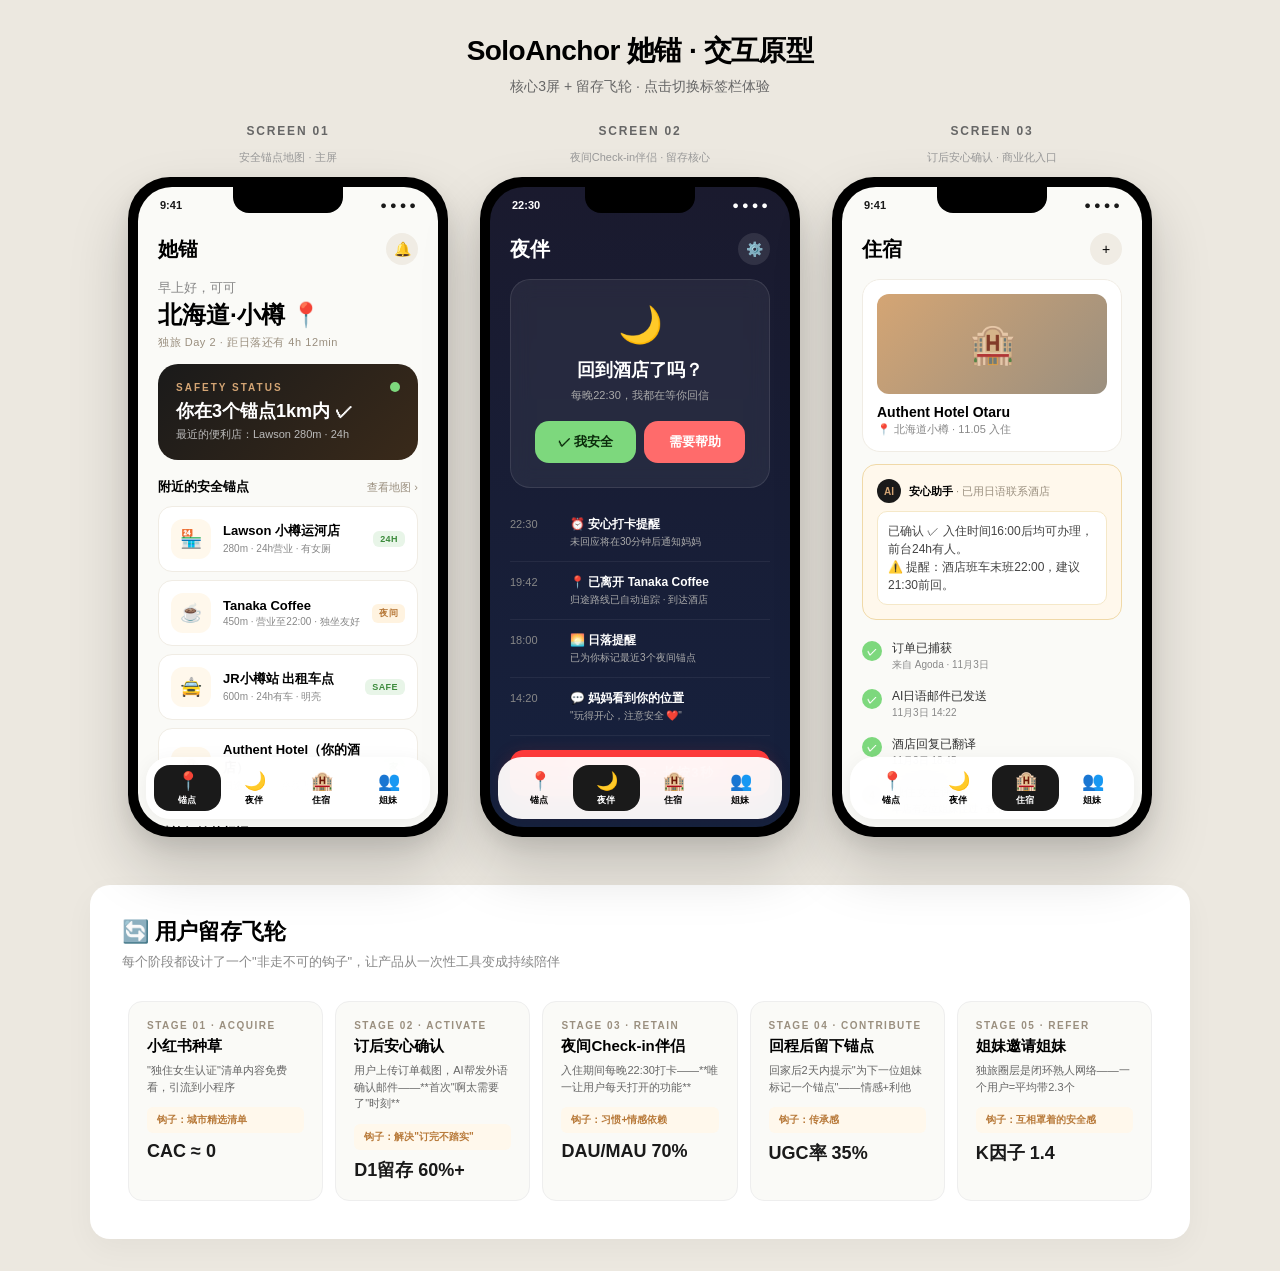
<file: soloanchor-prototype.html>
<!DOCTYPE html>
<html lang="zh-CN">
<head>
<meta charset="UTF-8">
<meta name="viewport" content="width=device-width, initial-scale=1.0">
<title>SoloAnchor 她锚 · Interactive Prototype</title>
<style>
  *{margin:0;padding:0;box-sizing:border-box;-webkit-tap-highlight-color:transparent;}
  body{
    font-family:-apple-system,BlinkMacSystemFont,"Segoe UI","PingFang SC","Microsoft YaHei",sans-serif;
    background:#ece8e0; min-height:100vh; padding:32px 16px;
    display:flex; flex-direction:column; align-items:center;
  }
  .header{ text-align:center; margin-bottom:28px; max-width:900px; }
  .header h1{ font-size:28px; font-weight:800; letter-spacing:-.02em; margin-bottom:8px; }
  .header p{ color:#666; font-size:14px; }

  .stage{
    display:flex; gap:32px; flex-wrap:wrap; justify-content:center; align-items:flex-start;
    max-width:1400px;
  }
  .phone-wrap{ display:flex; flex-direction:column; align-items:center; gap:12px; }
  .phone-label{ font-size:12px; color:#666; letter-spacing:.15em; text-transform:uppercase; font-weight:600; }
  .phone-sublabel{ font-size:11px; color:#999; }

  .phone{
    width:320px; height:660px; background:#000; border-radius:42px; padding:10px;
    box-shadow:0 30px 60px rgba(0,0,0,.18), 0 8px 20px rgba(0,0,0,.08);
    position:relative;
  }
  .screen{
    width:100%; height:100%; background:#fafaf7; border-radius:34px; overflow:hidden;
    position:relative; display:flex; flex-direction:column;
  }
  .notch{
    position:absolute; top:0; left:50%; transform:translateX(-50%); z-index:10;
    width:110px; height:26px; background:#000; border-radius:0 0 16px 16px;
  }
  .statusbar{
    height:38px; padding:12px 22px 0; display:flex; justify-content:space-between;
    font-size:11px; font-weight:600; color:#1a1a1a;
  }
  .appbar{
    padding:8px 20px 14px; display:flex; align-items:center; justify-content:space-between;
  }
  .appbar h2{ font-size:20px; font-weight:800; letter-spacing:-.01em; }
  .icon-btn{ width:32px; height:32px; border-radius:50%; background:#f0ece4; display:grid; place-items:center; font-size:14px; }

  .content{ flex:1; overflow-y:auto; padding:0 20px 80px; }
  .content::-webkit-scrollbar{ display:none; }

  .tabbar{
    position:absolute; bottom:8px; left:8px; right:8px; height:62px;
    background:rgba(255,255,255,.94); backdrop-filter:blur(20px);
    border-radius:24px; display:flex; padding:8px;
    box-shadow:0 4px 20px rgba(0,0,0,.06);
  }
  .tab{ flex:1; display:flex; flex-direction:column; align-items:center; justify-content:center; gap:2px; cursor:pointer; border-radius:16px; transition:.2s; }
  .tab.active{ background:#1a1a1a; color:#fff; }
  .tab .ico{ font-size:18px; }
  .tab .lbl{ font-size:9px; font-weight:600; letter-spacing:.05em; }

  /* SCREEN 1: Anchor Map */
  .greeting{ margin-bottom:14px; }
  .greeting .hi{ font-size:13px; color:#888; }
  .greeting .city{ font-size:24px; font-weight:800; margin-top:2px; }
  .greeting .meta{ font-size:11px; color:#9a8f7f; margin-top:4px; letter-spacing:.05em; }

  .safety-card{
    background:linear-gradient(135deg,#1a1a1a 0%,#3a2a1a 100%); color:#fff;
    border-radius:20px; padding:18px; margin-bottom:14px; position:relative; overflow:hidden;
  }
  .safety-card .label{ font-size:10px; color:#d4a574; letter-spacing:.2em; font-weight:700; }
  .safety-card .status{ font-size:18px; font-weight:700; margin-top:6px; }
  .safety-card .sub{ font-size:11px; color:#bbb; margin-top:4px; }
  .safety-card .pulse{
    position:absolute; right:18px; top:18px; width:10px; height:10px; border-radius:50%; background:#7dd87d;
    box-shadow:0 0 0 0 rgba(125,216,125,.7); animation:pulse 2s infinite;
  }
  @keyframes pulse{ 0%{box-shadow:0 0 0 0 rgba(125,216,125,.7);} 70%{box-shadow:0 0 0 12px rgba(125,216,125,0);} 100%{box-shadow:0 0 0 0 rgba(125,216,125,0);} }

  .section-title{ font-size:13px; font-weight:700; margin:18px 0 10px; display:flex; justify-content:space-between; align-items:center; }
  .section-title .more{ font-size:11px; color:#9a8f7f; font-weight:500; }

  .anchor-list{ display:flex; flex-direction:column; gap:8px; }
  .anchor-item{
    background:#fff; border-radius:14px; padding:12px; display:flex; gap:12px; align-items:center;
    border:1px solid #f0ece4;
  }
  .anchor-icon{
    width:40px; height:40px; border-radius:12px; background:#fff8ec; display:grid; place-items:center; font-size:18px; flex-shrink:0;
  }
  .anchor-info{ flex:1; min-width:0; }
  .anchor-name{ font-size:13px; font-weight:700; }
  .anchor-meta{ font-size:10px; color:#888; margin-top:2px; }
  .anchor-tag{
    font-size:9px; padding:3px 7px; border-radius:6px; background:#fff3e0; color:#b87a3a; font-weight:700; letter-spacing:.05em;
  }
  .anchor-tag.green{ background:#e8f5e8; color:#3d8b3d; }

  /* SCREEN 2: Night Companion */
  .night-bg{
    background:linear-gradient(180deg,#1a1a2e 0%,#16213e 100%);
  }
  .night-bg .appbar h2, .night-bg .statusbar { color:#fff; }
  .night-bg .icon-btn{ background:rgba(255,255,255,.1); color:#fff; }

  .check-card{
    background:rgba(255,255,255,.06); backdrop-filter:blur(10px);
    border:1px solid rgba(255,255,255,.1);
    border-radius:20px; padding:24px; text-align:center; color:#fff; margin-bottom:16px;
  }
  .check-card .moon{ font-size:36px; margin-bottom:12px; }
  .check-card .ask{ font-size:18px; font-weight:700; margin-bottom:6px; }
  .check-card .sub{ font-size:11px; color:#aaa; margin-bottom:18px; }
  .check-actions{ display:flex; gap:8px; }
  .check-btn{
    flex:1; padding:12px; border-radius:14px; font-size:13px; font-weight:700; border:none; cursor:pointer;
  }
  .check-btn.safe{ background:#7dd87d; color:#0a2a0a; }
  .check-btn.help{ background:#ff6b6b; color:#fff; }

  .timeline{ color:#fff; }
  .timeline .t-item{
    display:flex; gap:12px; padding:12px 0; border-bottom:1px solid rgba(255,255,255,.06);
  }
  .timeline .t-time{ font-size:11px; color:#888; min-width:48px; padding-top:2px; }
  .timeline .t-content{ flex:1; }
  .timeline .t-title{ font-size:12px; font-weight:600; }
  .timeline .t-desc{ font-size:10px; color:#aaa; margin-top:2px; }

  .sos-btn{
    margin-top:14px; background:#ff3b3b; color:#fff; border:none; width:100%;
    padding:14px; border-radius:14px; font-size:13px; font-weight:800; letter-spacing:.1em;
    box-shadow:0 8px 20px rgba(255,59,59,.3);
  }

  /* SCREEN 3: Confirm Hotel */
  .booking-card{
    background:#fff; border-radius:18px; padding:14px; margin-bottom:12px; border:1px solid #f0ece4;
  }
  .booking-img{
    height:100px; background:linear-gradient(135deg,#d4a574,#9a8f7f); border-radius:12px; margin-bottom:10px; position:relative; overflow:hidden;
  }
  .booking-img:after{ content:"🏨"; position:absolute; top:50%; left:50%; transform:translate(-50%,-50%); font-size:38px; opacity:.7; }
  .booking-name{ font-size:14px; font-weight:700; }
  .booking-loc{ font-size:11px; color:#888; margin-top:2px; }

  .ai-card{
    background:#fff8ec; border:1px solid #f0d9a8; border-radius:14px; padding:14px; margin-bottom:12px;
  }
  .ai-head{ display:flex; align-items:center; gap:8px; margin-bottom:8px; }
  .ai-avatar{ width:24px; height:24px; border-radius:50%; background:#1a1a1a; color:#d4a574; display:grid; place-items:center; font-size:10px; font-weight:800; }
  .ai-name{ font-size:11px; font-weight:700; }
  .ai-name span{ color:#9a8f7f; font-weight:500; }
  .ai-msg{ font-size:12px; color:#444; line-height:1.5; padding:10px; background:#fff; border-radius:10px; border:1px solid #f5e8c8; }

  .step-list{ margin-top:8px; }
  .step{ display:flex; gap:10px; padding:8px 0; align-items:flex-start; }
  .step-num{
    width:20px; height:20px; border-radius:50%; background:#7dd87d; color:#fff; font-size:10px; font-weight:800;
    display:grid; place-items:center; flex-shrink:0; margin-top:1px;
  }
  .step-num.pending{ background:#e0d8c8; color:#888; }
  .step-text{ font-size:12px; color:#333; }
  .step-text .sub{ font-size:10px; color:#888; display:block; margin-top:1px; }

  /* Retention diagram */
  .retention-section{
    width:100%; max-width:1100px; margin-top:48px; background:#fff; border-radius:20px;
    padding:32px; box-shadow:0 10px 30px rgba(0,0,0,.04);
  }
  .retention-section h2{ font-size:22px; font-weight:800; margin-bottom:6px; letter-spacing:-.01em; }
  .retention-section .sub{ font-size:13px; color:#888; margin-bottom:24px; }

  .funnel{ display:flex; gap:0; flex-wrap:wrap; }
  .stage-box{
    flex:1; min-width:170px; padding:18px; border-radius:14px; background:#fafaf7;
    border:1px solid #eee; margin:6px;
    display:flex; flex-direction:column; gap:6px;
  }
  .stage-box .step-tag{ font-size:10px; color:#9a8f7f; letter-spacing:.15em; font-weight:700; }
  .stage-box .stage-name{ font-size:15px; font-weight:800; }
  .stage-box .stage-desc{ font-size:11px; color:#666; line-height:1.5; }
  .stage-box .stage-hook{ margin-top:6px; padding:6px 10px; background:#fff8ec; color:#b87a3a; font-size:10px; border-radius:6px; font-weight:600; }
  .stage-box .stage-metric{ font-size:18px; font-weight:800; color:#1a1a1a; margin-top:2px; }

  @media (max-width:760px){
    .stage{ flex-direction:column; align-items:center; }
    .funnel{ flex-direction:column; }
  }
</style>
</head>
<body>

<div class="header">
  <h1>SoloAnchor 她锚 · 交互原型</h1>
  <p>核心3屏 + 留存飞轮 · 点击切换标签栏体验</p>
</div>

<div class="stage">

  <!-- PHONE 1: Anchor Map -->
  <div class="phone-wrap">
    <div class="phone-label">Screen 01</div>
    <div class="phone-sublabel">安全锚点地图 · 主屏</div>
    <div class="phone">
      <div class="screen" id="screen1">
        <div class="notch"></div>
        <div class="statusbar"><span>9:41</span><span>● ● ● ●</span></div>
        <div class="appbar"><h2>她锚</h2><div class="icon-btn">🔔</div></div>
        <div class="content">
          <div class="greeting">
            <div class="hi">早上好，可可</div>
            <div class="city">北海道·小樽 📍</div>
            <div class="meta">独旅 Day 2 · 距日落还有 4h 12min</div>
          </div>

          <div class="safety-card">
            <span class="pulse"></span>
            <div class="label">SAFETY STATUS</div>
            <div class="status">你在3个锚点1km内 ✓</div>
            <div class="sub">最近的便利店：Lawson 280m · 24h</div>
          </div>

          <div class="section-title">附近的安全锚点 <span class="more">查看地图 ›</span></div>
          <div class="anchor-list">
            <div class="anchor-item">
              <div class="anchor-icon">🏪</div>
              <div class="anchor-info">
                <div class="anchor-name">Lawson 小樽运河店</div>
                <div class="anchor-meta">280m · 24h营业 · 有女厕</div>
              </div>
              <div class="anchor-tag green">24H</div>
            </div>
            <div class="anchor-item">
              <div class="anchor-icon">☕</div>
              <div class="anchor-info">
                <div class="anchor-name">Tanaka Coffee</div>
                <div class="anchor-meta">450m · 营业至22:00 · 独坐友好</div>
              </div>
              <div class="anchor-tag">夜间</div>
            </div>
            <div class="anchor-item">
              <div class="anchor-icon">🚖</div>
              <div class="anchor-info">
                <div class="anchor-name">JR小樽站 出租车点</div>
                <div class="anchor-meta">600m · 24h有车 · 明亮</div>
              </div>
              <div class="anchor-tag green">SAFE</div>
            </div>
            <div class="anchor-item">
              <div class="anchor-icon">🏨</div>
              <div class="anchor-info">
                <div class="anchor-name">Authent Hotel（你的酒店）</div>
                <div class="anchor-meta">归途已点亮 · 路线无暗巷</div>
              </div>
              <div class="anchor-tag green">家</div>
            </div>
          </div>

          <div class="section-title">独旅姐妹的标记 <span class="more">全部 ›</span></div>
          <div class="anchor-list">
            <div class="anchor-item">
              <div class="anchor-icon">⚠️</div>
              <div class="anchor-info">
                <div class="anchor-name">花园街某酒吧</div>
                <div class="anchor-meta">3位姐妹标记"被搭讪不舒服"</div>
              </div>
              <div class="anchor-tag" style="background:#ffe8e8;color:#c44;">避雷</div>
            </div>
          </div>
        </div>
        <div class="tabbar">
          <div class="tab active" onclick="switchTab(this,1)"><div class="ico">📍</div><div class="lbl">锚点</div></div>
          <div class="tab" onclick="switchTab(this,1)"><div class="ico">🌙</div><div class="lbl">夜伴</div></div>
          <div class="tab" onclick="switchTab(this,1)"><div class="ico">🏨</div><div class="lbl">住宿</div></div>
          <div class="tab" onclick="switchTab(this,1)"><div class="ico">👥</div><div class="lbl">姐妹</div></div>
        </div>
      </div>
    </div>
  </div>

  <!-- PHONE 2: Night Companion -->
  <div class="phone-wrap">
    <div class="phone-label">Screen 02</div>
    <div class="phone-sublabel">夜间Check-in伴侣 · 留存核心</div>
    <div class="phone">
      <div class="screen night-bg">
        <div class="notch"></div>
        <div class="statusbar"><span>22:30</span><span>● ● ● ●</span></div>
        <div class="appbar"><h2>夜伴</h2><div class="icon-btn">⚙️</div></div>
        <div class="content">
          <div class="check-card">
            <div class="moon">🌙</div>
            <div class="ask">回到酒店了吗？</div>
            <div class="sub">每晚22:30，我都在等你回信</div>
            <div class="check-actions">
              <button class="check-btn safe">✓ 我安全</button>
              <button class="check-btn help">需要帮助</button>
            </div>
          </div>

          <div class="timeline">
            <div class="t-item">
              <div class="t-time">22:30</div>
              <div class="t-content">
                <div class="t-title">⏰ 安心打卡提醒</div>
                <div class="t-desc">未回应将在30分钟后通知妈妈</div>
              </div>
            </div>
            <div class="t-item">
              <div class="t-time">19:42</div>
              <div class="t-content">
                <div class="t-title">📍 已离开 Tanaka Coffee</div>
                <div class="t-desc">归途路线已自动追踪 ·  到达酒店</div>
              </div>
            </div>
            <div class="t-item">
              <div class="t-time">18:00</div>
              <div class="t-content">
                <div class="t-title">🌅 日落提醒</div>
                <div class="t-desc">已为你标记最近3个夜间锚点</div>
              </div>
            </div>
            <div class="t-item">
              <div class="t-time">14:20</div>
              <div class="t-content">
                <div class="t-title">💬 妈妈看到你的位置</div>
                <div class="t-desc">"玩得开心，注意安全 ❤️"</div>
              </div>
            </div>
          </div>

          <button class="sos-btn">🚨 紧急SOS · 长按3秒</button>
        </div>
        <div class="tabbar">
          <div class="tab" onclick="switchTab(this,2)"><div class="ico">📍</div><div class="lbl">锚点</div></div>
          <div class="tab active" onclick="switchTab(this,2)"><div class="ico">🌙</div><div class="lbl">夜伴</div></div>
          <div class="tab" onclick="switchTab(this,2)"><div class="ico">🏨</div><div class="lbl">住宿</div></div>
          <div class="tab" onclick="switchTab(this,2)"><div class="ico">👥</div><div class="lbl">姐妹</div></div>
        </div>
      </div>
    </div>
  </div>

  <!-- PHONE 3: Hotel Confirm -->
  <div class="phone-wrap">
    <div class="phone-label">Screen 03</div>
    <div class="phone-sublabel">订后安心确认 · 商业化入口</div>
    <div class="phone">
      <div class="screen">
        <div class="notch"></div>
        <div class="statusbar"><span>9:41</span><span>● ● ● ●</span></div>
        <div class="appbar"><h2>住宿</h2><div class="icon-btn">+</div></div>
        <div class="content">
          <div class="booking-card">
            <div class="booking-img"></div>
            <div class="booking-name">Authent Hotel Otaru</div>
            <div class="booking-loc">📍 北海道小樽 · 11.05 入住</div>
          </div>

          <div class="ai-card">
            <div class="ai-head">
              <div class="ai-avatar">AI</div>
              <div class="ai-name">安心助手 <span>· 已用日语联系酒店</span></div>
            </div>
            <div class="ai-msg">
              已确认 ✓ 入住时间16:00后均可办理，前台24h有人。<br>
              ⚠️ 提醒：酒店班车末班22:00，建议21:30前回。
            </div>
          </div>

          <div class="step-list">
            <div class="step">
              <div class="step-num">✓</div>
              <div class="step-text">订单已捕获 <span class="sub">来自 Agoda · 11月3日</span></div>
            </div>
            <div class="step">
              <div class="step-num">✓</div>
              <div class="step-text">AI日语邮件已发送 <span class="sub">11月3日 14:22</span></div>
            </div>
            <div class="step">
              <div class="step-num">✓</div>
              <div class="step-text">酒店回复已翻译 <span class="sub">11月3日 18:45</span></div>
            </div>
            <div class="step">
              <div class="step-num pending">4</div>
              <div class="step-text">独住女生评价 <span class="sub">本店有2位姐妹住过 · 查看 ›</span></div>
            </div>
            <div class="step">
              <div class="step-num pending">5</div>
              <div class="step-text">入住当天自动激活夜伴 <span class="sub">11月5日 18:00</span></div>
            </div>
          </div>
        </div>
        <div class="tabbar">
          <div class="tab" onclick="switchTab(this,3)"><div class="ico">📍</div><div class="lbl">锚点</div></div>
          <div class="tab" onclick="switchTab(this,3)"><div class="ico">🌙</div><div class="lbl">夜伴</div></div>
          <div class="tab active" onclick="switchTab(this,3)"><div class="ico">🏨</div><div class="lbl">住宿</div></div>
          <div class="tab" onclick="switchTab(this,3)"><div class="ico">👥</div><div class="lbl">姐妹</div></div>
        </div>
      </div>
    </div>
  </div>

</div>

<!-- Retention Flywheel -->
<div class="retention-section">
  <h2>🔄 用户留存飞轮</h2>
  <p class="sub">每个阶段都设计了一个"非走不可的钩子"，让产品从一次性工具变成持续陪伴</p>

  <div class="funnel">
    <div class="stage-box">
      <span class="step-tag">STAGE 01 · ACQUIRE</span>
      <div class="stage-name">小红书种草</div>
      <div class="stage-desc">"独住女生认证"清单内容免费看，引流到小程序</div>
      <div class="stage-hook">钩子：城市精选清单</div>
      <div class="stage-metric">CAC ≈ 0</div>
    </div>
    <div class="stage-box">
      <span class="step-tag">STAGE 02 · ACTIVATE</span>
      <div class="stage-name">订后安心确认</div>
      <div class="stage-desc">用户上传订单截图，AI帮发外语确认邮件——**首次"啊太需要了"时刻**</div>
      <div class="stage-hook">钩子：解决"订完不踏实"</div>
      <div class="stage-metric">D1留存 60%+</div>
    </div>
    <div class="stage-box">
      <span class="step-tag">STAGE 03 · RETAIN</span>
      <div class="stage-name">夜间Check-in伴侣</div>
      <div class="stage-desc">入住期间每晚22:30打卡——**唯一让用户每天打开的功能**</div>
      <div class="stage-hook">钩子：习惯+情感依赖</div>
      <div class="stage-metric">DAU/MAU 70%</div>
    </div>
    <div class="stage-box">
      <span class="step-tag">STAGE 04 · CONTRIBUTE</span>
      <div class="stage-name">回程后留下锚点</div>
      <div class="stage-desc">回家后2天内提示"为下一位姐妹标记一个锚点"——情感+利他</div>
      <div class="stage-hook">钩子：传承感</div>
      <div class="stage-metric">UGC率 35%</div>
    </div>
    <div class="stage-box">
      <span class="step-tag">STAGE 05 · REFER</span>
      <div class="stage-name">姐妹邀请姐妹</div>
      <div class="stage-desc">独旅圈层是闭环熟人网络——一个用户=平均带2.3个</div>
      <div class="stage-hook">钩子：互相罩着的安全感</div>
      <div class="stage-metric">K因子 1.4</div>
    </div>
  </div>
</div>

<script>
  function switchTab(el, screen){
    const tabs = el.parentElement.querySelectorAll('.tab');
    tabs.forEach(t=>t.classList.remove('active'));
    el.classList.add('active');
  }
</script>
</body>
</html>
</file>
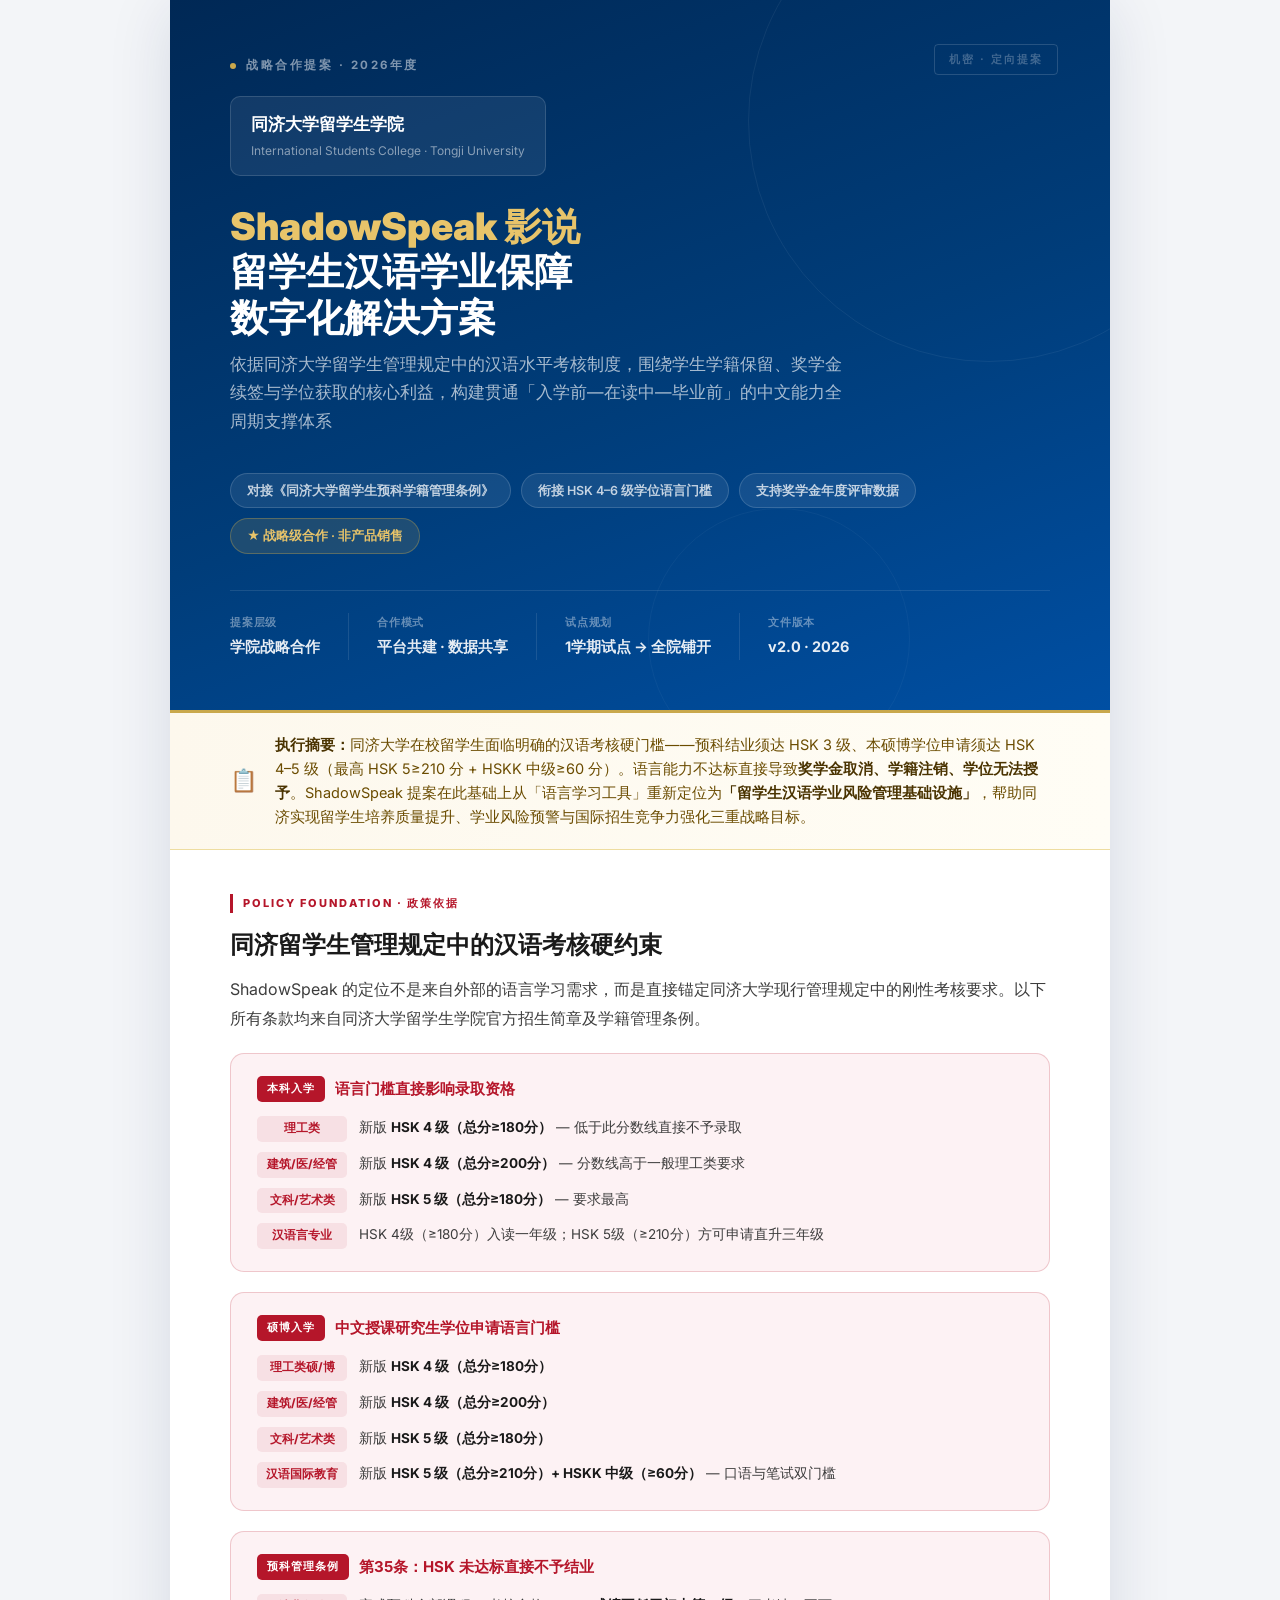
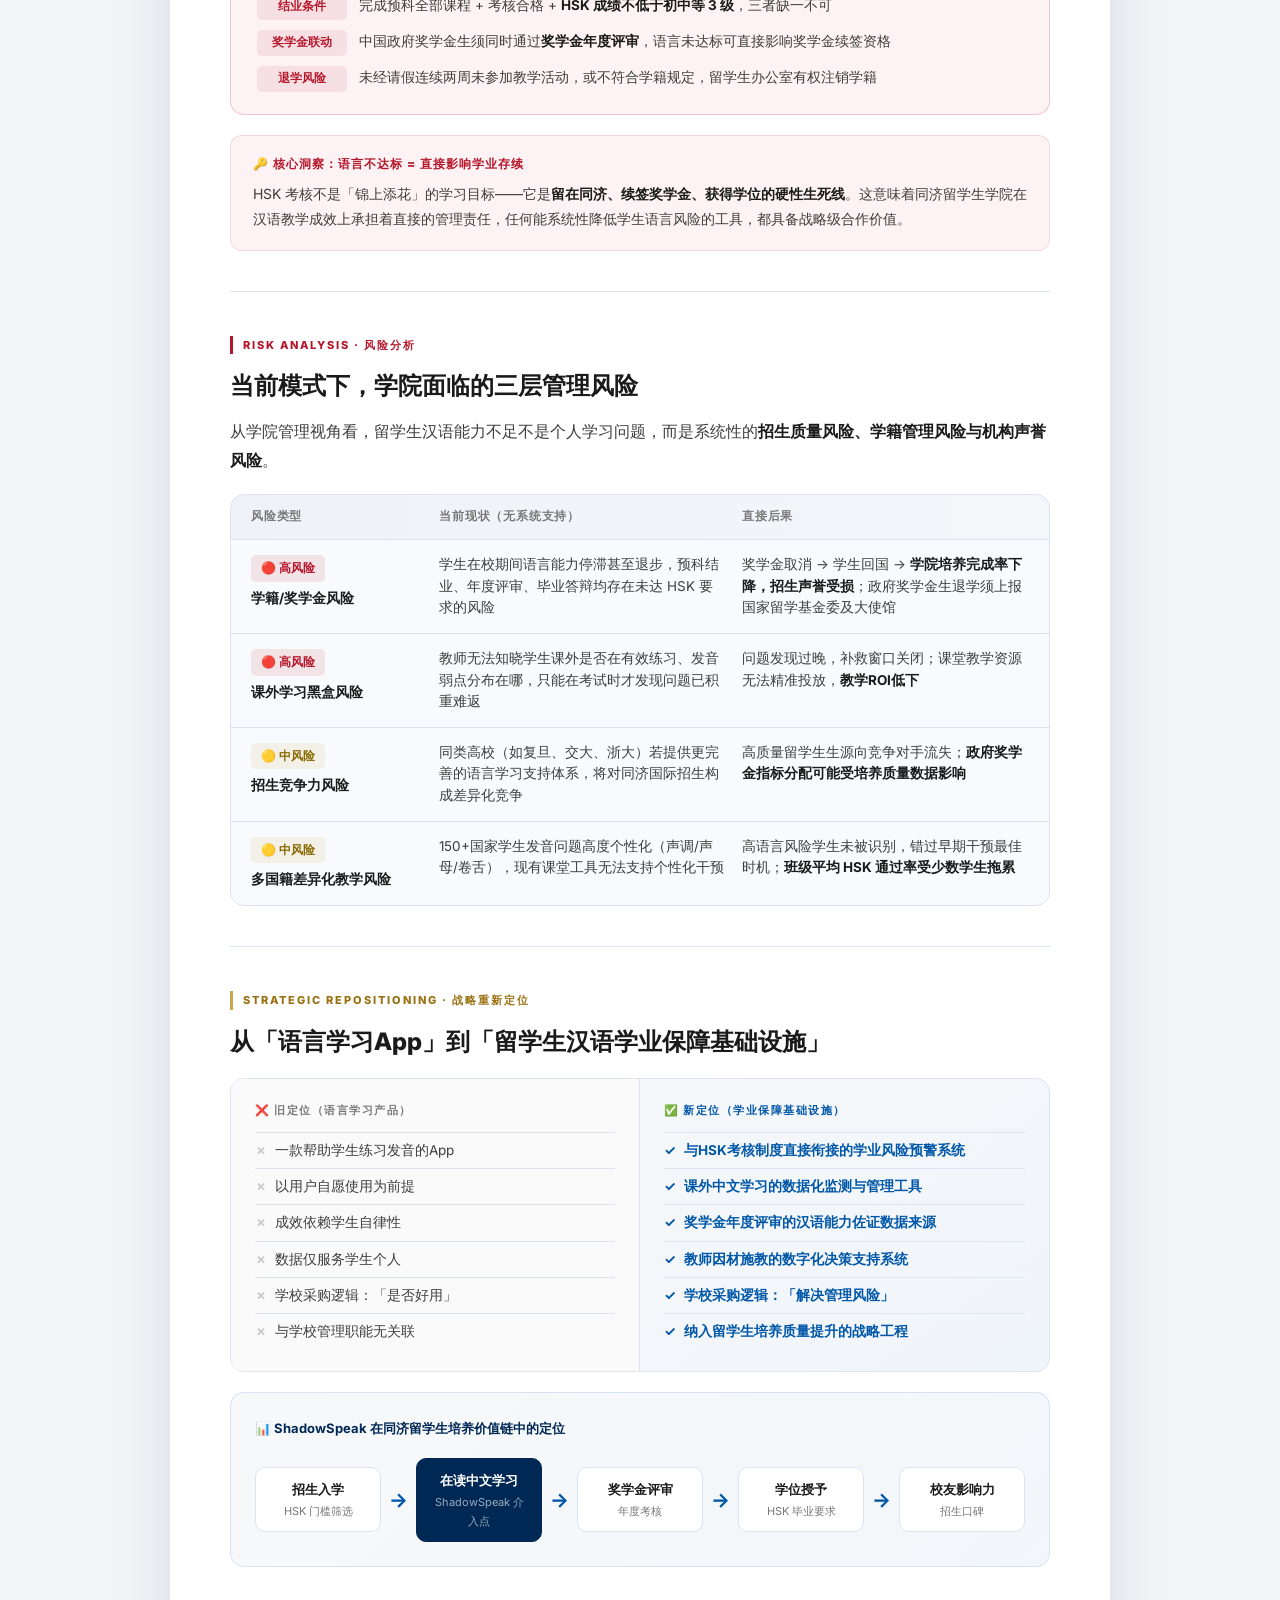
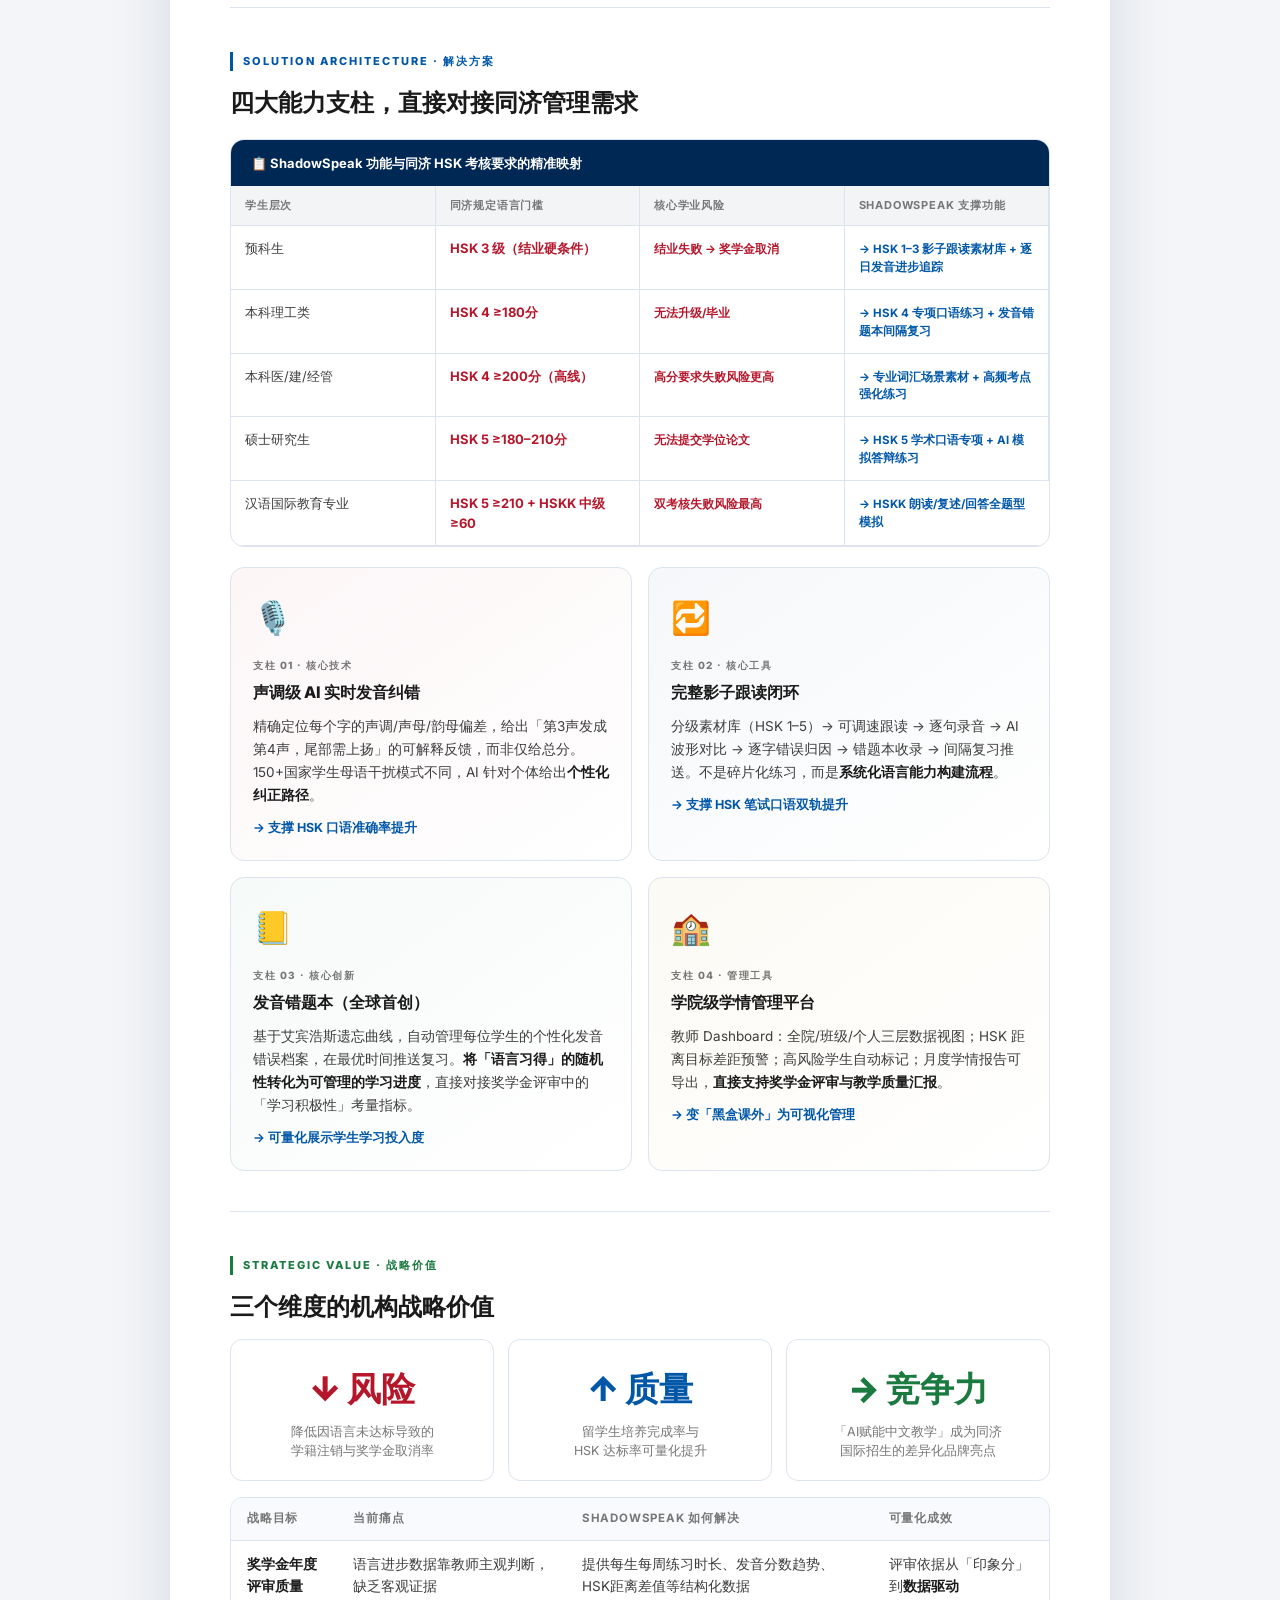
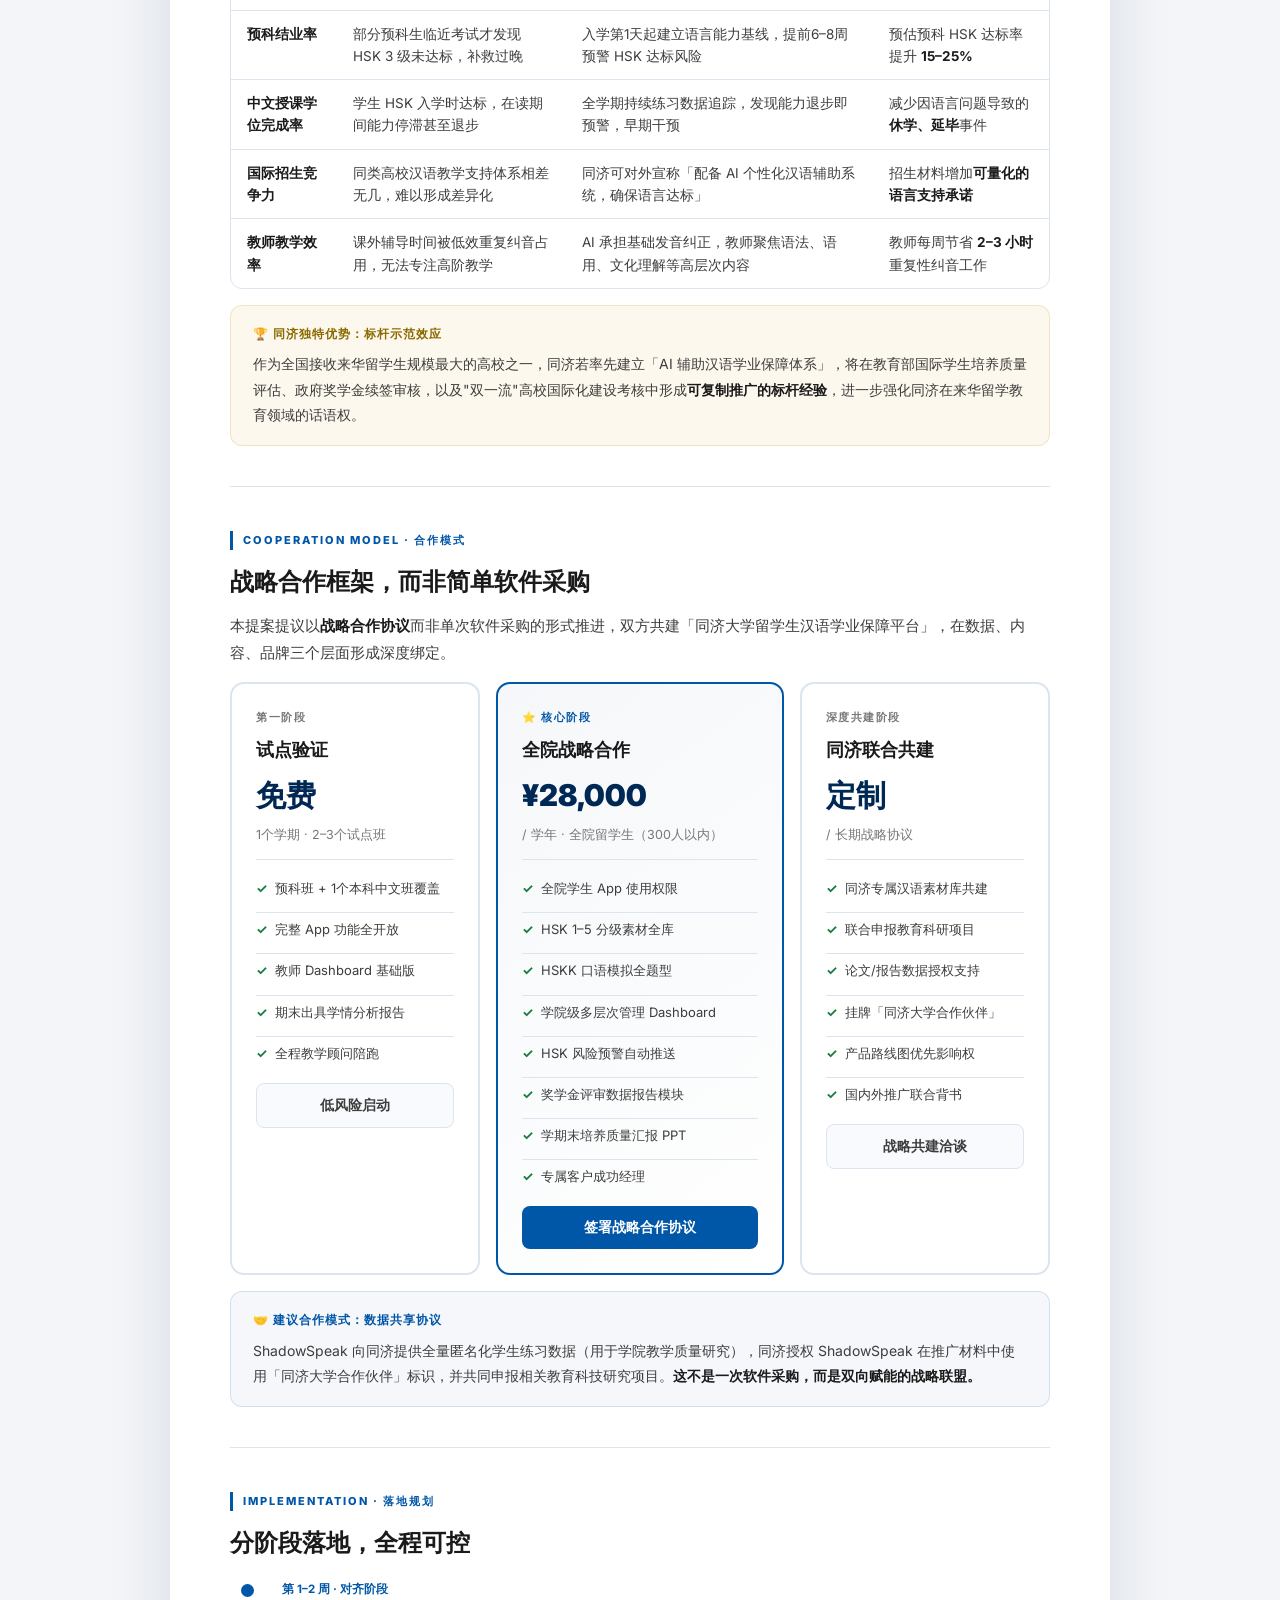
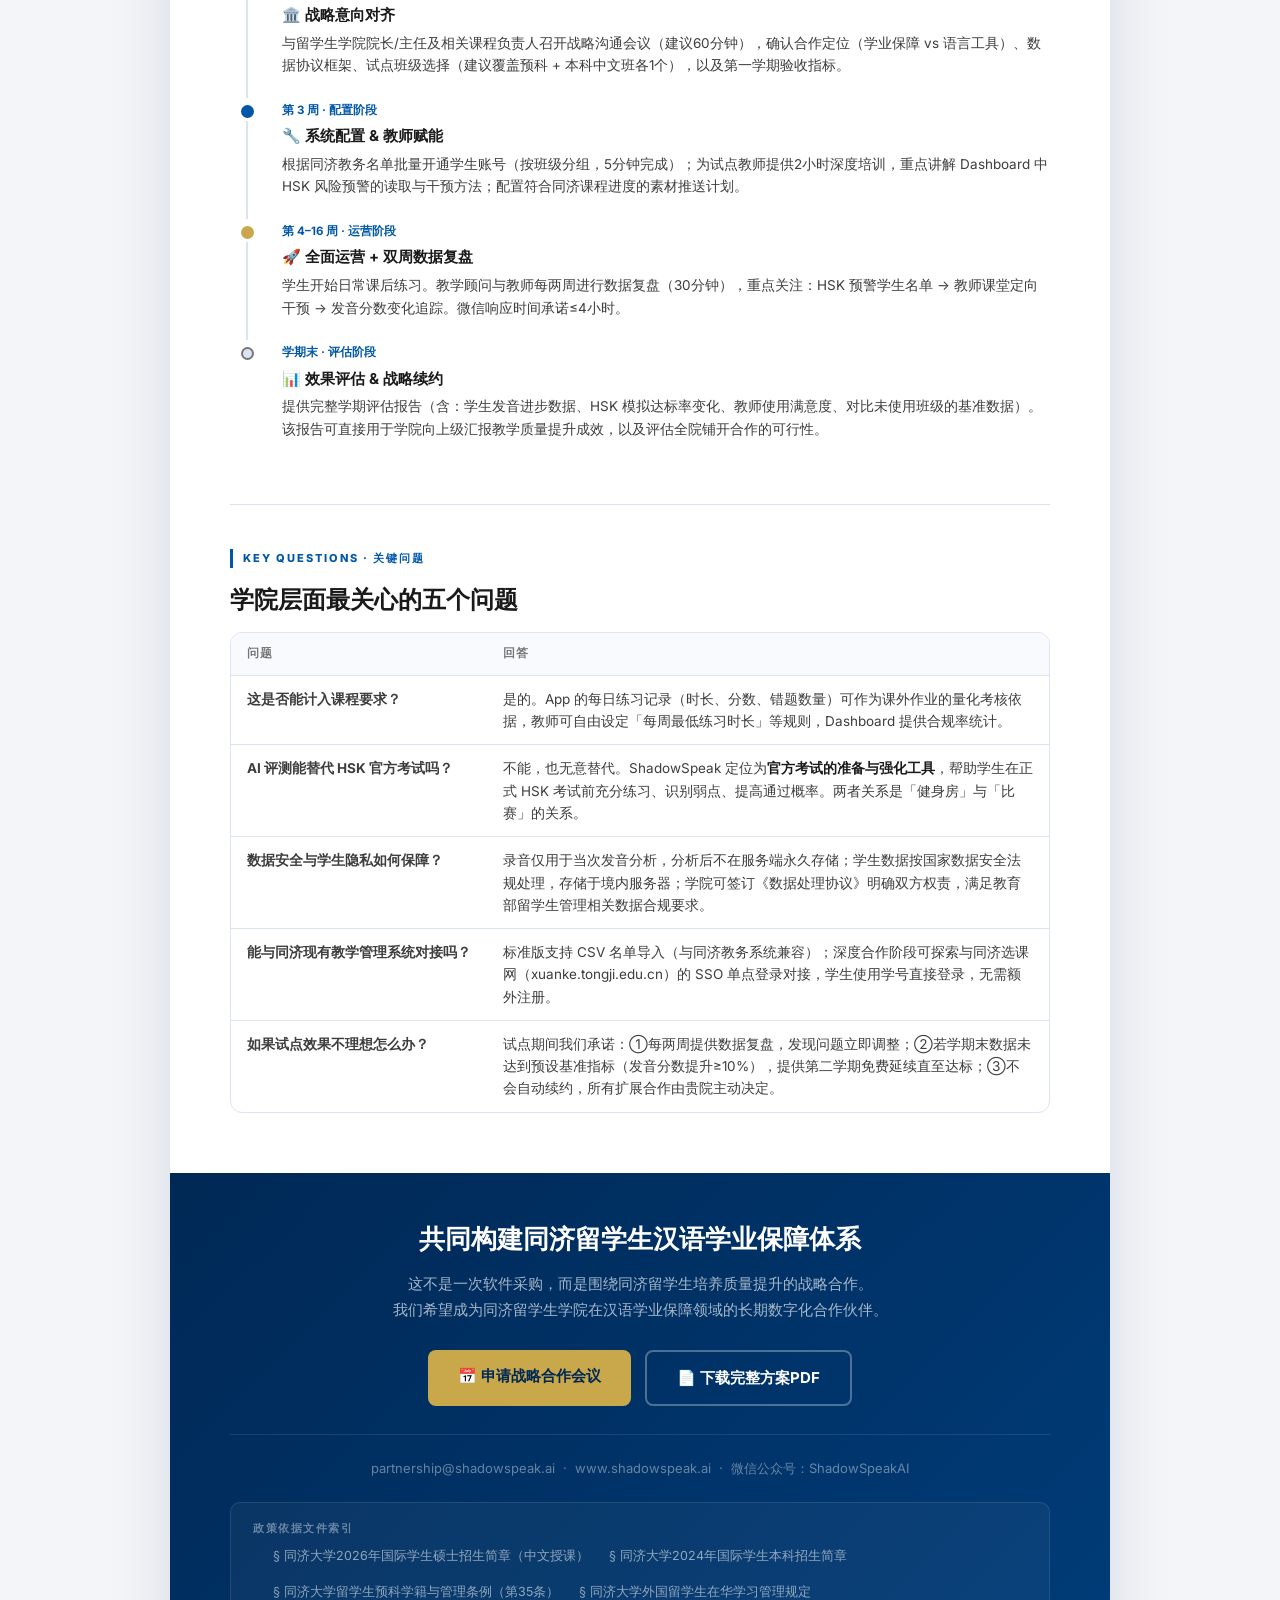
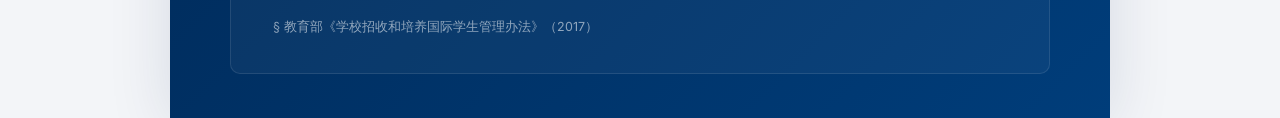
<file: tob_proposal.html>
<!DOCTYPE html>
<html lang="zh">
<head>
<meta charset="UTF-8">
<meta name="viewport" content="width=device-width, initial-scale=1.0">
<title>ShadowSpeak × 同济大学留学生学院 — 战略合作提案</title>
<link href="https://fonts.googleapis.com/css2?family=Inter:wght@300;400;500;600;700;800;900&display=swap" rel="stylesheet">
<style>
*{margin:0;padding:0;box-sizing:border-box;}
:root{
  --navy:#002855;--navy2:#003d7a;--blue:#0057A8;--blue2:#0077CC;
  --gold:#C9A84C;--gold2:#e8c46a;--gold-bg:#fdf8ed;
  --red:#b5162a;--red-bg:#fdf2f4;
  --green:#1a7a40;--green-bg:#f0faf4;
  --ink:#1a1a1a;--ink2:#3d3d3d;--ink3:#777;
  --bg:#f3f5f8;--white:#fff;
  --border:#dce4ef;--surface:#f8fafd;
}
body{font-family:'Inter',sans-serif;background:var(--bg);color:var(--ink);line-height:1.72;font-size:15px;}
.page{max-width:940px;margin:0 auto;background:var(--white);box-shadow:0 8px 60px rgba(0,30,80,0.12);}

/* ══ COVER ══ */
.cover{
  background:linear-gradient(160deg,var(--navy) 0%,var(--navy2) 55%,#004fa3 100%);
  padding:56px 60px 50px;position:relative;overflow:hidden;
}
.cover::before{
  content:'';position:absolute;top:-120px;right:-120px;
  width:480px;height:480px;border-radius:50%;
  border:1px solid rgba(255,255,255,0.06);
}
.cover::after{
  content:'';position:absolute;bottom:-60px;right:200px;
  width:260px;height:260px;border-radius:50%;
  border:1px solid rgba(255,255,255,0.04);
}
.cover-watermark{
  position:absolute;right:52px;top:44px;
  font-size:11px;font-weight:700;letter-spacing:2px;text-transform:uppercase;
  color:rgba(255,255,255,0.25);border:1px solid rgba(255,255,255,0.15);
  padding:5px 14px;border-radius:4px;
}
.cover-kicker{
  font-size:11.5px;font-weight:700;letter-spacing:2.5px;text-transform:uppercase;
  color:rgba(255,255,255,0.5);margin-bottom:20px;display:flex;align-items:center;gap:10px;
}
.cover-kicker-dot{width:6px;height:6px;border-radius:50%;background:var(--gold);}
.cover-school{
  background:rgba(255,255,255,0.07);border:1px solid rgba(255,255,255,0.14);
  border-radius:10px;padding:13px 20px;margin-bottom:28px;
  display:inline-flex;align-items:center;gap:14px;
}
.cs-name{font-size:17px;font-weight:800;color:#fff;}
.cs-en{font-size:12px;color:rgba(255,255,255,0.5);margin-top:2px;}
.cover-title{font-size:38px;font-weight:900;color:#fff;line-height:1.2;margin-bottom:10px;}
.cover-title em{color:var(--gold2);font-style:normal;}
.cover-subtitle{font-size:16.5px;color:rgba(255,255,255,0.65);max-width:620px;line-height:1.7;margin-bottom:38px;}
.cover-pills{display:flex;flex-wrap:wrap;gap:10px;margin-bottom:36px;}
.cpill{
  background:rgba(255,255,255,0.08);border:1px solid rgba(255,255,255,0.15);
  color:rgba(255,255,255,0.75);font-size:12.5px;font-weight:600;
  padding:6px 16px;border-radius:999px;
}
.cpill.gold{background:rgba(201,168,76,0.15);border-color:rgba(201,168,76,0.35);color:var(--gold2);}
.cover-meta{display:flex;gap:0;border-top:1px solid rgba(255,255,255,0.1);padding-top:22px;}
.cm-item{padding-right:28px;margin-right:28px;border-right:1px solid rgba(255,255,255,0.1);}
.cm-item:last-child{border-right:none;}
.cm-label{font-size:11px;color:rgba(255,255,255,0.4);font-weight:600;letter-spacing:0.8px;text-transform:uppercase;margin-bottom:4px;}
.cm-val{font-size:14.5px;font-weight:700;color:rgba(255,255,255,0.9);}

/* ══ EXEC SUMMARY BAR ══ */
.exec-bar{
  background:linear-gradient(90deg,var(--gold-bg),#fffdf5);
  border-top:3px solid var(--gold);border-bottom:1px solid #eedda0;
  padding:20px 60px;display:flex;align-items:center;gap:18px;
}
.eb-icon{font-size:22px;flex-shrink:0;}
.eb-text{font-size:14.5px;color:#6b4c00;line-height:1.65;}
.eb-text strong{color:#4a3300;font-weight:700;}

/* ══ BODY ══ */
.body{padding:0 60px;}

/* section */
.sec{padding:44px 0 0;}
.sec-num{font-size:10.5px;font-weight:800;letter-spacing:2px;color:var(--ink3);text-transform:uppercase;margin-bottom:4px;}
.sec-label{
  font-size:11px;font-weight:800;letter-spacing:2px;text-transform:uppercase;
  color:var(--blue);border-left:3px solid var(--blue);padding-left:10px;margin-bottom:16px;
}
.sec-label.gold{color:#9a7010;border-left-color:var(--gold);}
.sec-label.red{color:var(--red);border-left-color:var(--red);}
.sec-label.green{color:var(--green);border-left-color:var(--green);}
.sec-title{font-size:24px;font-weight:800;color:var(--ink);line-height:1.35;margin-bottom:14px;}
.sec-lead{font-size:16px;color:var(--ink2);line-height:1.8;margin-bottom:20px;}
p{color:var(--ink2);font-size:15px;line-height:1.8;margin-bottom:12px;}
ul,ol{color:var(--ink2);padding-left:20px;margin-bottom:12px;}
li{margin-bottom:8px;font-size:15px;line-height:1.7;}
strong{color:var(--ink);font-weight:700;}
.divider{height:1px;background:var(--border);margin:40px 0 0;}

/* ══ POLICY ANCHOR BOX ══ */
.policy-box{
  background:var(--red-bg);border:1.5px solid rgba(181,22,42,0.2);
  border-radius:14px;padding:22px 26px;margin:20px 0;
}
.pb-header{display:flex;align-items:center;gap:10px;margin-bottom:14px;}
.pb-badge{
  background:var(--red);color:#fff;font-size:10.5px;font-weight:800;
  letter-spacing:1px;text-transform:uppercase;padding:4px 10px;border-radius:5px;flex-shrink:0;
}
.pb-title{font-size:15px;font-weight:700;color:var(--red);}
.policy-row{display:flex;gap:12px;align-items:flex-start;margin-bottom:10px;}
.policy-row:last-child{margin-bottom:0;}
.pr-tag{
  flex-shrink:0;min-width:90px;padding:3px 8px;border-radius:5px;text-align:center;
  font-size:11.5px;font-weight:800;background:rgba(181,22,42,0.08);color:var(--red);
}
.pr-content{font-size:13.5px;color:var(--ink2);line-height:1.65;}
.pr-content strong{color:var(--ink);}

/* ══ RISK TABLE ══ */
.risk-table{
  background:var(--surface);border:1px solid var(--border);border-radius:14px;
  overflow:hidden;margin:20px 0;
}
.rt-header{
  background:linear-gradient(90deg,rgba(0,40,85,0.04),rgba(0,40,85,0.02));
  padding:12px 20px;display:grid;
  grid-template-columns:1.2fr 2fr 2fr;
  gap:16px;border-bottom:1px solid var(--border);
}
.rt-header span{font-size:11.5px;font-weight:700;color:var(--ink3);letter-spacing:0.8px;text-transform:uppercase;}
.rt-row{padding:14px 20px;display:grid;grid-template-columns:1.2fr 2fr 2fr;gap:16px;border-bottom:1px solid var(--border);}
.rt-row:last-child{border-bottom:none;}
.rt-row:hover{background:rgba(0,40,85,0.02);}
.risk-tag{display:inline-block;font-size:12px;font-weight:800;padding:3px 10px;border-radius:5px;}
.risk-high{background:rgba(181,22,42,0.1);color:var(--red);}
.risk-med{background:rgba(201,168,76,0.12);color:#8a6a00;}
.rt-text{font-size:13.5px;color:var(--ink2);line-height:1.6;}
.rt-text strong{color:var(--ink);}

/* ══ POSITIONING COMPARE ══ */
.pos-compare{display:grid;grid-template-columns:1fr 1fr;gap:0;margin:20px 0;border-radius:14px;overflow:hidden;border:1px solid var(--border);}
.pc-old{background:#fafafa;padding:22px 24px;border-right:1px solid var(--border);}
.pc-new{background:linear-gradient(145deg,rgba(0,57,122,0.04),rgba(0,87,168,0.06));padding:22px 24px;}
.pc-header{font-size:11px;font-weight:800;letter-spacing:1.5px;text-transform:uppercase;margin-bottom:12px;}
.pc-old .pc-header{color:var(--ink3);}
.pc-new .pc-header{color:var(--blue);}
.pc-item{display:flex;gap:8px;font-size:13.5px;color:var(--ink2);padding:6px 0;border-top:1px solid var(--border);}
.pc-item:first-of-type{border-top:none;}
.pc-old .pc-item::before{content:'✗';color:#ccc;font-weight:700;flex-shrink:0;}
.pc-new .pc-item::before{content:'✓';color:var(--blue);font-weight:700;flex-shrink:0;}
.pc-new .pc-item strong{color:var(--blue);}

/* ══ SOLUTION PILLARS ══ */
.pillars{display:grid;grid-template-columns:1fr 1fr;gap:16px;margin:20px 0;}
.pillar{border-radius:14px;padding:22px;border:1.5px solid var(--border);transition:border-color 0.2s;}
.pillar:hover{border-color:var(--blue);}
.pillar-icon{font-size:32px;margin-bottom:12px;}
.pillar-num{font-size:10px;font-weight:800;letter-spacing:1.5px;text-transform:uppercase;color:var(--ink3);margin-bottom:5px;}
.pillar-title{font-size:16px;font-weight:800;color:var(--ink);margin-bottom:8px;}
.pillar-desc{font-size:13.5px;color:var(--ink2);line-height:1.7;}
.pillar-link{margin-top:10px;font-size:12.5px;font-weight:700;color:var(--blue);}
.pillar.p1{background:linear-gradient(145deg,rgba(181,22,42,0.04),var(--white));}
.pillar.p2{background:linear-gradient(145deg,rgba(0,57,122,0.04),var(--white));}
.pillar.p3{background:linear-gradient(145deg,rgba(26,122,64,0.04),var(--white));}
.pillar.p4{background:linear-gradient(145deg,rgba(201,168,76,0.06),var(--white));}

/* ══ HSK MATRIX ══ */
.hsk-matrix{margin:20px 0;border-radius:14px;border:1px solid var(--border);overflow:hidden;}
.hm-title{background:var(--navy);color:#fff;padding:12px 20px;font-size:13px;font-weight:700;}
.hm-grid{display:grid;grid-template-columns:repeat(4,1fr);}
.hm-header{background:rgba(0,40,85,0.05);padding:10px 14px;font-size:11px;font-weight:700;color:var(--ink3);letter-spacing:0.8px;text-transform:uppercase;border-right:1px solid var(--border);border-bottom:1px solid var(--border);}
.hm-header:last-child{border-right:none;}
.hm-cell{padding:12px 14px;font-size:13px;color:var(--ink2);border-right:1px solid var(--border);border-bottom:1px solid var(--border);line-height:1.55;}
.hm-cell:last-child{border-right:none;}
.hm-row-last .hm-cell{border-bottom:none;}
.hm-cell strong{color:var(--red);font-size:13px;}
.hm-cell .risk{color:var(--red);font-size:11.5px;font-weight:700;display:block;margin-top:3px;}
.hm-cell .tool{color:var(--blue);font-size:11.5px;font-weight:700;display:block;margin-top:3px;}

/* ══ VALUE CHAIN ══ */
.value-chain{
  background:linear-gradient(135deg,rgba(0,40,85,0.03),rgba(0,87,168,0.05));
  border:1px solid rgba(0,87,168,0.12);border-radius:14px;padding:24px;margin:20px 0;
}
.vc-title{font-size:13px;font-weight:700;color:var(--navy);margin-bottom:18px;}
.vc-flow{display:flex;align-items:center;flex-wrap:wrap;gap:8px;}
.vc-step{background:#fff;border:1px solid var(--border);border-radius:10px;padding:10px 16px;text-align:center;flex:1;min-width:110px;}
.vc-step-label{font-size:13px;font-weight:700;color:var(--ink);margin-bottom:2px;}
.vc-step-sub{font-size:11px;color:var(--ink3);}
.vc-arrow{color:var(--blue);font-size:20px;font-weight:700;}
.vc-step.highlight{background:var(--navy);border-color:var(--navy);}
.vc-step.highlight .vc-step-label{color:#fff;}
.vc-step.highlight .vc-step-sub{color:rgba(255,255,255,0.6);}

/* ══ STRATEGIC VALUE ══ */
.sv-grid{display:grid;grid-template-columns:repeat(3,1fr);gap:14px;margin:16px 0;}
.sv-card{border-radius:12px;padding:20px;border:1px solid var(--border);text-align:center;}
.sv-num{font-size:34px;font-weight:900;margin-bottom:4px;}
.sv-label{font-size:12.5px;color:var(--ink3);line-height:1.5;}
.sv-card.c1 .sv-num{color:var(--red);}
.sv-card.c2 .sv-num{color:var(--blue);}
.sv-card.c3 .sv-num{color:var(--green);}

/* ══ FEATURE TABLE ══ */
.table-wrap{overflow-x:auto;margin:16px 0;border-radius:12px;border:1px solid var(--border);}
table{width:100%;border-collapse:collapse;font-size:13.5px;}
th{padding:11px 16px;text-align:left;background:var(--surface);color:var(--ink3);font-size:11.5px;font-weight:700;letter-spacing:0.8px;text-transform:uppercase;border-bottom:1px solid var(--border);}
td{padding:12px 16px;border-bottom:1px solid var(--border);color:var(--ink2);vertical-align:top;line-height:1.65;}
tr:last-child td{border-bottom:none;}
tr:hover td{background:rgba(0,40,85,0.015);}

/* ══ PRICING ══ */
.pricing-grid{display:grid;grid-template-columns:1fr 1.15fr 1fr;gap:16px;margin:16px 0;}
.price-card{border-radius:14px;padding:24px;border:2px solid var(--border);}
.price-card.featured{border-color:var(--blue);background:linear-gradient(145deg,rgba(0,57,122,0.04),var(--white));}
.pc-tier{font-size:11px;font-weight:800;letter-spacing:1.5px;text-transform:uppercase;color:var(--ink3);margin-bottom:8px;}
.price-card.featured .pc-tier{color:var(--blue);}
.pc-name{font-size:18px;font-weight:800;color:var(--ink);margin-bottom:4px;}
.pc-price{font-size:30px;font-weight:900;color:var(--navy);margin-bottom:2px;}
.pc-unit{font-size:12.5px;color:var(--ink3);margin-bottom:14px;}
.pc-div{height:1px;background:var(--border);margin:12px 0;}
.pc-list{list-style:none;padding:0;}
.pc-list li{font-size:13px;color:var(--ink2);padding:5px 0;display:flex;gap:8px;align-items:flex-start;border-top:1px solid var(--border);}
.pc-list li:first-child{border-top:none;}
.pc-list li::before{content:'✓';color:var(--green);font-weight:700;flex-shrink:0;}
.pc-cta{margin-top:14px;width:100%;padding:10px;border-radius:8px;font-size:13.5px;font-weight:700;cursor:pointer;text-align:center;}
.price-card.featured .pc-cta{background:var(--blue);color:#fff;}
.price-card:not(.featured) .pc-cta{background:var(--surface);border:1px solid var(--border);color:var(--ink2);}

/* ══ HBOX ══ */
.hbox{border-radius:12px;padding:18px 22px;margin:16px 0;}
.hbox-blue{background:rgba(0,57,122,0.04);border:1px solid rgba(0,87,168,0.15);}
.hbox-gold{background:var(--gold-bg);border:1px solid rgba(201,168,76,0.25);}
.hbox-green{background:var(--green-bg);border:1px solid rgba(26,122,64,0.15);}
.hbox-red{background:var(--red-bg);border:1px solid rgba(181,22,42,0.12);}
.hbox-title{font-size:12px;font-weight:800;letter-spacing:1px;text-transform:uppercase;margin-bottom:7px;}
.hbox-blue .hbox-title{color:var(--blue);}
.hbox-gold .hbox-title{color:#8a6a00;}
.hbox-green .hbox-title{color:var(--green);}
.hbox-red .hbox-title{color:var(--red);}
.hbox p,.hbox ul{margin:0;font-size:14px;}
.hbox li{margin-bottom:5px;font-size:14px;}

/* ══ TIMELINE ══ */
.timeline{margin:20px 0;}
.tl-item{display:flex;gap:18px;}
.tl-left{display:flex;flex-direction:column;align-items:center;width:34px;flex-shrink:0;}
.tl-dot{width:13px;height:13px;border-radius:50%;background:var(--blue);flex-shrink:0;margin-top:4px;}
.tl-dot.gold{background:var(--gold);}
.tl-dot.future{background:var(--border);border:2px solid var(--ink3);}
.tl-line{width:2px;flex:1;background:var(--border);margin:3px 0;}
.tl-item:last-child .tl-line{display:none;}
.tl-right{padding-bottom:24px;}
.tl-period{font-size:11.5px;font-weight:700;color:var(--blue);margin-bottom:3px;}
.tl-title{font-size:15px;font-weight:700;color:var(--ink);margin-bottom:4px;}
.tl-desc{font-size:13.5px;color:var(--ink2);line-height:1.65;}

/* ══ QUOTE ══ */
.quote{border-left:4px solid var(--blue);padding:14px 20px;margin:18px 0;background:rgba(0,57,122,0.03);border-radius:0 10px 10px 0;}
.quote-text{font-size:15px;color:var(--ink2);font-style:italic;line-height:1.78;margin-bottom:6px;}
.quote-src{font-size:12.5px;color:var(--ink3);font-weight:600;}

/* ══ FOOTER ══ */
.cta-footer{background:linear-gradient(135deg,var(--navy),var(--navy2));padding:44px 60px;text-align:center;}
.cf-title{font-size:26px;font-weight:900;color:#fff;margin-bottom:10px;}
.cf-sub{font-size:15px;color:rgba(255,255,255,0.65);margin-bottom:28px;max-width:560px;margin-left:auto;margin-right:auto;line-height:1.7;}
.cf-btns{display:flex;gap:14px;justify-content:center;flex-wrap:wrap;margin-bottom:28px;}
.cf-btn{padding:13px 30px;border-radius:8px;font-size:15px;font-weight:700;cursor:pointer;}
.cf-primary{background:var(--gold);color:var(--navy);}
.cf-secondary{background:transparent;border:2px solid rgba(255,255,255,0.3);color:#fff;}
.cf-divider{height:1px;background:rgba(255,255,255,0.1);margin-bottom:22px;}
.cf-contact{font-size:13px;color:rgba(255,255,255,0.4);}
.cf-appendix{background:rgba(255,255,255,0.04);border:1px solid rgba(255,255,255,0.1);border-radius:10px;padding:16px 22px;margin-top:22px;text-align:left;}
.ca-title{font-size:11px;font-weight:800;letter-spacing:1.5px;text-transform:uppercase;color:rgba(255,255,255,0.4);margin-bottom:8px;}
.ca-list{list-style:none;display:flex;flex-wrap:wrap;gap:6px 20px;}
.ca-list li{font-size:12.5px;color:rgba(255,255,255,0.55);}
.ca-list li::before{content:'§ ';}

@media print{.page{box-shadow:none;}.cta-footer{break-inside:avoid;}}
</style>
</head>
<body>
<div class="page">

<!-- ══ COVER ══ -->
<div class="cover">
  <div class="cover-watermark">机密 · 定向提案</div>
  <div class="cover-kicker"><div class="cover-kicker-dot"></div>战略合作提案 · 2026年度</div>
  <div class="cover-school">
    <div>
      <div class="cs-name">同济大学留学生学院</div>
      <div class="cs-en">International Students College · Tongji University</div>
    </div>
  </div>
  <div class="cover-title">
    <em>ShadowSpeak 影说</em><br>
    留学生汉语学业保障<br>数字化解决方案
  </div>
  <div class="cover-subtitle">
    依据同济大学留学生管理规定中的汉语水平考核制度，围绕学生学籍保留、奖学金续签与学位获取的核心利益，构建贯通「入学前—在读中—毕业前」的中文能力全周期支撑体系
  </div>
  <div class="cover-pills">
    <span class="cpill">对接《同济大学留学生预科学籍管理条例》</span>
    <span class="cpill">衔接 HSK 4–6 级学位语言门槛</span>
    <span class="cpill">支持奖学金年度评审数据</span>
    <span class="cpill gold">★ 战略级合作 · 非产品销售</span>
  </div>
  <div class="cover-meta">
    <div class="cm-item"><div class="cm-label">提案层级</div><div class="cm-val">学院战略合作</div></div>
    <div class="cm-item"><div class="cm-label">合作模式</div><div class="cm-val">平台共建 · 数据共享</div></div>
    <div class="cm-item"><div class="cm-label">试点规划</div><div class="cm-val">1学期试点 → 全院铺开</div></div>
    <div class="cm-item"><div class="cm-label">文件版本</div><div class="cm-val">v2.0 · 2026</div></div>
  </div>
</div>

<!-- ══ EXEC SUMMARY ══ -->
<div class="exec-bar">
  <div class="eb-icon">📋</div>
  <div class="eb-text">
    <strong>执行摘要：</strong>同济大学在校留学生面临明确的汉语考核硬门槛——预科结业须达 HSK 3 级、本硕博学位申请须达 HSK 4–5 级（最高 HSK 5≥210 分 + HSKK 中级≥60 分）。语言能力不达标直接导致<strong>奖学金取消、学籍注销、学位无法授予</strong>。ShadowSpeak 提案在此基础上从「语言学习工具」重新定位为<strong>「留学生汉语学业风险管理基础设施」</strong>，帮助同济实现留学生培养质量提升、学业风险预警与国际招生竞争力强化三重战略目标。
  </div>
</div>

<div class="body">

<!-- ══ SECTION 1: POLICY ANCHOR ══ -->
<div class="sec">
  <div class="sec-label red">Policy Foundation · 政策依据</div>
  <div class="sec-title">同济留学生管理规定中的汉语考核硬约束</div>
  <div class="sec-lead">ShadowSpeak 的定位不是来自外部的语言学习需求，而是直接锚定同济大学现行管理规定中的刚性考核要求。以下所有条款均来自同济大学留学生学院官方招生简章及学籍管理条例。</div>

  <div class="policy-box">
    <div class="pb-header">
      <div class="pb-badge">本科入学</div>
      <div class="pb-title">语言门槛直接影响录取资格</div>
    </div>
    <div class="policy-row"><div class="pr-tag">理工类</div><div class="pr-content">新版 <strong>HSK 4 级（总分≥180分）</strong> — 低于此分数线直接不予录取</div></div>
    <div class="policy-row"><div class="pr-tag">建筑/医/经管</div><div class="pr-content">新版 <strong>HSK 4 级（总分≥200分）</strong> — 分数线高于一般理工类要求</div></div>
    <div class="policy-row"><div class="pr-tag">文科/艺术类</div><div class="pr-content">新版 <strong>HSK 5 级（总分≥180分）</strong> — 要求最高</div></div>
    <div class="policy-row"><div class="pr-tag">汉语言专业</div><div class="pr-content">HSK 4级（≥180分）入读一年级；HSK 5级（≥210分）方可申请直升三年级</div></div>
  </div>

  <div class="policy-box">
    <div class="pb-header">
      <div class="pb-badge">硕博入学</div>
      <div class="pb-title">中文授课研究生学位申请语言门槛</div>
    </div>
    <div class="policy-row"><div class="pr-tag">理工类硕/博</div><div class="pr-content">新版 <strong>HSK 4 级（总分≥180分）</strong></div></div>
    <div class="policy-row"><div class="pr-tag">建筑/医/经管</div><div class="pr-content">新版 <strong>HSK 4 级（总分≥200分）</strong></div></div>
    <div class="policy-row"><div class="pr-tag">文科/艺术类</div><div class="pr-content">新版 <strong>HSK 5 级（总分≥180分）</strong></div></div>
    <div class="policy-row"><div class="pr-tag">汉语国际教育</div><div class="pr-content">新版 <strong>HSK 5 级（总分≥210分）+ HSKK 中级（≥60分）</strong> — 口语与笔试双门槛</div></div>
  </div>

  <div class="policy-box">
    <div class="pb-header">
      <div class="pb-badge">预科管理条例</div>
      <div class="pb-title">第35条：HSK 未达标直接不予结业</div>
    </div>
    <div class="policy-row"><div class="pr-tag">结业条件</div><div class="pr-content">完成预科全部课程 + 考核合格 + <strong>HSK 成绩不低于初中等 3 级</strong>，三者缺一不可</div></div>
    <div class="policy-row"><div class="pr-tag">奖学金联动</div><div class="pr-content">中国政府奖学金生须同时通过<strong>奖学金年度评审</strong>，语言未达标可直接影响奖学金续签资格</div></div>
    <div class="policy-row"><div class="pr-tag">退学风险</div><div class="pr-content">未经请假连续两周未参加教学活动，或不符合学籍规定，留学生办公室有权注销学籍</div></div>
  </div>

  <div class="hbox hbox-red">
    <div class="hbox-title">🔑 核心洞察：语言不达标 = 直接影响学业存续</div>
    <p>HSK 考核不是「锦上添花」的学习目标——它是<strong>留在同济、续签奖学金、获得学位的硬性生死线</strong>。这意味着同济留学生学院在汉语教学成效上承担着直接的管理责任，任何能系统性降低学生语言风险的工具，都具备战略级合作价值。</p>
  </div>
</div>
<div class="divider"></div>

<!-- ══ SECTION 2: RISK ANALYSIS ══ -->
<div class="sec">
  <div class="sec-label red">Risk Analysis · 风险分析</div>
  <div class="sec-title">当前模式下，学院面临的三层管理风险</div>
  <div class="sec-lead">从学院管理视角看，留学生汉语能力不足不是个人学习问题，而是系统性的<strong>招生质量风险、学籍管理风险与机构声誉风险</strong>。</div>

  <div class="risk-table">
    <div class="rt-header">
      <span>风险类型</span>
      <span>当前现状（无系统支持）</span>
      <span>直接后果</span>
    </div>
    <div class="rt-row">
      <div><span class="risk-tag risk-high">🔴 高风险</span><div class="rt-text" style="margin-top:6px;"><strong>学籍/奖学金风险</strong></div></div>
      <div class="rt-text">学生在校期间语言能力停滞甚至退步，预科结业、年度评审、毕业答辩均存在未达 HSK 要求的风险</div>
      <div class="rt-text">奖学金取消 → 学生回国 → <strong>学院培养完成率下降，招生声誉受损</strong>；政府奖学金生退学须上报国家留学基金委及大使馆</div>
    </div>
    <div class="rt-row">
      <div><span class="risk-tag risk-high">🔴 高风险</span><div class="rt-text" style="margin-top:6px;"><strong>课外学习黑盒风险</strong></div></div>
      <div class="rt-text">教师无法知晓学生课外是否在有效练习、发音弱点分布在哪，只能在考试时才发现问题已积重难返</div>
      <div class="rt-text">问题发现过晚，补救窗口关闭；课堂教学资源无法精准投放，<strong>教学ROI低下</strong></div>
    </div>
    <div class="rt-row">
      <div><span class="risk-tag risk-med">🟡 中风险</span><div class="rt-text" style="margin-top:6px;"><strong>招生竞争力风险</strong></div></div>
      <div class="rt-text">同类高校（如复旦、交大、浙大）若提供更完善的语言学习支持体系，将对同济国际招生构成差异化竞争</div>
      <div class="rt-text">高质量留学生生源向竞争对手流失；<strong>政府奖学金指标分配可能受培养质量数据影响</strong></div>
    </div>
    <div class="rt-row">
      <div><span class="risk-tag risk-med">🟡 中风险</span><div class="rt-text" style="margin-top:6px;"><strong>多国籍差异化教学风险</strong></div></div>
      <div class="rt-text">150+国家学生发音问题高度个性化（声调/声母/卷舌），现有课堂工具无法支持个性化干预</div>
      <div class="rt-text">高语言风险学生未被识别，错过早期干预最佳时机；<strong>班级平均 HSK 通过率受少数学生拖累</strong></div>
    </div>
  </div>
</div>
<div class="divider"></div>

<!-- ══ SECTION 3: REPOSITIONING ══ -->
<div class="sec">
  <div class="sec-label gold">Strategic Repositioning · 战略重新定位</div>
  <div class="sec-title">从「语言学习App」到「留学生汉语学业保障基础设施」</div>

  <div class="pos-compare">
    <div class="pc-old">
      <div class="pc-header">❌ 旧定位（语言学习产品）</div>
      <div class="pc-item">一款帮助学生练习发音的App</div>
      <div class="pc-item">以用户自愿使用为前提</div>
      <div class="pc-item">成效依赖学生自律性</div>
      <div class="pc-item">数据仅服务学生个人</div>
      <div class="pc-item">学校采购逻辑：「是否好用」</div>
      <div class="pc-item">与学校管理职能无关联</div>
    </div>
    <div class="pc-new">
      <div class="pc-header">✅ 新定位（学业保障基础设施）</div>
      <div class="pc-item"><strong>与HSK考核制度直接衔接的学业风险预警系统</strong></div>
      <div class="pc-item"><strong>课外中文学习的数据化监测与管理工具</strong></div>
      <div class="pc-item"><strong>奖学金年度评审的汉语能力佐证数据来源</strong></div>
      <div class="pc-item"><strong>教师因材施教的数字化决策支持系统</strong></div>
      <div class="pc-item"><strong>学校采购逻辑：「解决管理风险」</strong></div>
      <div class="pc-item"><strong>纳入留学生培养质量提升的战略工程</strong></div>
    </div>
  </div>

  <div class="value-chain">
    <div class="vc-title">📊 ShadowSpeak 在同济留学生培养价值链中的定位</div>
    <div class="vc-flow">
      <div class="vc-step"><div class="vc-step-label">招生入学</div><div class="vc-step-sub">HSK 门槛筛选</div></div>
      <div class="vc-arrow">→</div>
      <div class="vc-step highlight"><div class="vc-step-label">在读中文学习</div><div class="vc-step-sub">ShadowSpeak 介入点</div></div>
      <div class="vc-arrow">→</div>
      <div class="vc-step"><div class="vc-step-label">奖学金评审</div><div class="vc-step-sub">年度考核</div></div>
      <div class="vc-arrow">→</div>
      <div class="vc-step"><div class="vc-step-label">学位授予</div><div class="vc-step-sub">HSK 毕业要求</div></div>
      <div class="vc-arrow">→</div>
      <div class="vc-step"><div class="vc-step-label">校友影响力</div><div class="vc-step-sub">招生口碑</div></div>
    </div>
  </div>
</div>
<div class="divider"></div>

<!-- ══ SECTION 4: SOLUTION ══ -->
<div class="sec">
  <div class="sec-label">Solution Architecture · 解决方案</div>
  <div class="sec-title">四大能力支柱，直接对接同济管理需求</div>

  <!-- HSK Matrix -->
  <div class="hsk-matrix">
    <div class="hm-title">📋 ShadowSpeak 功能与同济 HSK 考核要求的精准映射</div>
    <div class="hm-grid">
      <div class="hm-header">学生层次</div>
      <div class="hm-header">同济规定语言门槛</div>
      <div class="hm-header">核心学业风险</div>
      <div class="hm-header">ShadowSpeak 支撑功能</div>
      <div class="hm-cell">预科生</div>
      <div class="hm-cell"><strong>HSK 3 级（结业硬条件）</strong></div>
      <div class="hm-cell"><span class="risk">结业失败 → 奖学金取消</span></div>
      <div class="hm-cell"><span class="tool">→ HSK 1–3 影子跟读素材库 + 逐日发音进步追踪</span></div>
      <div class="hm-cell">本科理工类</div>
      <div class="hm-cell"><strong>HSK 4 ≥180分</strong></div>
      <div class="hm-cell"><span class="risk">无法升级/毕业</span></div>
      <div class="hm-cell"><span class="tool">→ HSK 4 专项口语练习 + 发音错题本间隔复习</span></div>
      <div class="hm-cell">本科医/建/经管</div>
      <div class="hm-cell"><strong>HSK 4 ≥200分（高线）</strong></div>
      <div class="hm-cell"><span class="risk">高分要求失败风险更高</span></div>
      <div class="hm-cell"><span class="tool">→ 专业词汇场景素材 + 高频考点强化练习</span></div>
      <div class="hm-cell">硕士研究生</div>
      <div class="hm-cell"><strong>HSK 5 ≥180–210分</strong></div>
      <div class="hm-cell"><span class="risk">无法提交学位论文</span></div>
      <div class="hm-cell"><span class="tool">→ HSK 5 学术口语专项 + AI 模拟答辩练习</span></div>
      <div class="hm-cell hm-row-last">汉语国际教育专业</div>
      <div class="hm-cell hm-row-last"><strong>HSK 5 ≥210 + HSKK 中级≥60</strong></div>
      <div class="hm-cell hm-row-last"><span class="risk">双考核失败风险最高</span></div>
      <div class="hm-cell hm-row-last"><span class="tool">→ HSKK 朗读/复述/回答全题型模拟</span></div>
    </div>
  </div>

  <div class="pillars">
    <div class="pillar p1">
      <div class="pillar-icon">🎙️</div>
      <div class="pillar-num">支柱 01 · 核心技术</div>
      <div class="pillar-title">声调级 AI 实时发音纠错</div>
      <div class="pillar-desc">精确定位每个字的声调/声母/韵母偏差，给出「第3声发成第4声，尾部需上扬」的可解释反馈，而非仅给总分。150+国家学生母语干扰模式不同，AI 针对个体给出<strong>个性化纠正路径</strong>。</div>
      <div class="pillar-link">→ 支撑 HSK 口语准确率提升</div>
    </div>
    <div class="pillar p2">
      <div class="pillar-icon">🔁</div>
      <div class="pillar-num">支柱 02 · 核心工具</div>
      <div class="pillar-title">完整影子跟读闭环</div>
      <div class="pillar-desc">分级素材库（HSK 1–5）→ 可调速跟读 → 逐句录音 → AI 波形对比 → 逐字错误归因 → 错题本收录 → 间隔复习推送。不是碎片化练习，而是<strong>系统化语言能力构建流程</strong>。</div>
      <div class="pillar-link">→ 支撑 HSK 笔试口语双轨提升</div>
    </div>
    <div class="pillar p3">
      <div class="pillar-icon">📒</div>
      <div class="pillar-num">支柱 03 · 核心创新</div>
      <div class="pillar-title">发音错题本（全球首创）</div>
      <div class="pillar-desc">基于艾宾浩斯遗忘曲线，自动管理每位学生的个性化发音错误档案，在最优时间推送复习。<strong>将「语言习得」的随机性转化为可管理的学习进度</strong>，直接对接奖学金评审中的「学习积极性」考量指标。</div>
      <div class="pillar-link">→ 可量化展示学生学习投入度</div>
    </div>
    <div class="pillar p4">
      <div class="pillar-icon">🏫</div>
      <div class="pillar-num">支柱 04 · 管理工具</div>
      <div class="pillar-title">学院级学情管理平台</div>
      <div class="pillar-desc">教师 Dashboard：全院/班级/个人三层数据视图；HSK 距离目标差距预警；高风险学生自动标记；月度学情报告可导出，<strong>直接支持奖学金评审与教学质量汇报</strong>。</div>
      <div class="pillar-link">→ 变「黑盒课外」为可视化管理</div>
    </div>
  </div>
</div>
<div class="divider"></div>

<!-- ══ SECTION 5: STRATEGIC VALUE ══ -->
<div class="sec">
  <div class="sec-label green">Strategic Value · 战略价值</div>
  <div class="sec-title">三个维度的机构战略价值</div>
  <div class="sv-grid">
    <div class="sv-card c1">
      <div class="sv-num">↓ 风险</div>
      <div class="sv-label">降低因语言未达标导致的<br>学籍注销与奖学金取消率</div>
    </div>
    <div class="sv-card c2">
      <div class="sv-num">↑ 质量</div>
      <div class="sv-label">留学生培养完成率与<br>HSK 达标率可量化提升</div>
    </div>
    <div class="sv-card c3">
      <div class="sv-num">→ 竞争力</div>
      <div class="sv-label">「AI赋能中文教学」成为同济<br>国际招生的差异化品牌亮点</div>
    </div>
  </div>

  <div class="table-wrap">
    <table>
      <thead><tr><th>战略目标</th><th>当前痛点</th><th>ShadowSpeak 如何解决</th><th>可量化成效</th></tr></thead>
      <tbody>
        <tr>
          <td><strong>奖学金年度评审质量</strong></td>
          <td>语言进步数据靠教师主观判断，缺乏客观证据</td>
          <td>提供每生每周练习时长、发音分数趋势、HSK距离差值等结构化数据</td>
          <td>评审依据从「印象分」到<strong>数据驱动</strong></td>
        </tr>
        <tr>
          <td><strong>预科结业率</strong></td>
          <td>部分预科生临近考试才发现 HSK 3 级未达标，补救过晚</td>
          <td>入学第1天起建立语言能力基线，提前6–8周预警 HSK 达标风险</td>
          <td>预估预科 HSK 达标率提升 <strong>15–25%</strong></td>
        </tr>
        <tr>
          <td><strong>中文授课学位完成率</strong></td>
          <td>学生 HSK 入学时达标，在读期间能力停滞甚至退步</td>
          <td>全学期持续练习数据追踪，发现能力退步即预警，早期干预</td>
          <td>减少因语言问题导致的<strong>休学、延毕</strong>事件</td>
        </tr>
        <tr>
          <td><strong>国际招生竞争力</strong></td>
          <td>同类高校汉语教学支持体系相差无几，难以形成差异化</td>
          <td>同济可对外宣称「配备 AI 个性化汉语辅助系统，确保语言达标」</td>
          <td>招生材料增加<strong>可量化的语言支持承诺</strong></td>
        </tr>
        <tr>
          <td><strong>教师教学效率</strong></td>
          <td>课外辅导时间被低效重复纠音占用，无法专注高阶教学</td>
          <td>AI 承担基础发音纠正，教师聚焦语法、语用、文化理解等高层次内容</td>
          <td>教师每周节省 <strong>2–3 小时</strong>重复性纠音工作</td>
        </tr>
      </tbody>
    </table>
  </div>

  <div class="hbox hbox-gold">
    <div class="hbox-title">🏆 同济独特优势：标杆示范效应</div>
    <p>作为全国接收来华留学生规模最大的高校之一，同济若率先建立「AI 辅助汉语学业保障体系」，将在教育部国际学生培养质量评估、政府奖学金续签审核，以及"双一流"高校国际化建设考核中形成<strong>可复制推广的标杆经验</strong>，进一步强化同济在来华留学教育领域的话语权。</p>
  </div>
</div>
<div class="divider"></div>

<!-- ══ SECTION 6: COOPERATION ══ -->
<div class="sec">
  <div class="sec-label">Cooperation Model · 合作模式</div>
  <div class="sec-title">战略合作框架，而非简单软件采购</div>
  <p>本提案提议以<strong>战略合作协议</strong>而非单次软件采购的形式推进，双方共建「同济大学留学生汉语学业保障平台」，在数据、内容、品牌三个层面形成深度绑定。</p>

  <div class="pricing-grid">
    <div class="price-card">
      <div class="pc-tier">第一阶段</div>
      <div class="pc-name">试点验证</div>
      <div class="pc-price">免费</div>
      <div class="pc-unit">1个学期 · 2–3个试点班</div>
      <div class="pc-div"></div>
      <ul class="pc-list">
        <li>预科班 + 1个本科中文班覆盖</li>
        <li>完整 App 功能全开放</li>
        <li>教师 Dashboard 基础版</li>
        <li>期末出具学情分析报告</li>
        <li>全程教学顾问陪跑</li>
      </ul>
      <div class="pc-cta">低风险启动</div>
    </div>
    <div class="price-card featured">
      <div class="pc-tier">⭐ 核心阶段</div>
      <div class="pc-name">全院战略合作</div>
      <div class="pc-price">¥28,000</div>
      <div class="pc-unit">/ 学年 · 全院留学生（300人以内）</div>
      <div class="pc-div"></div>
      <ul class="pc-list">
        <li>全院学生 App 使用权限</li>
        <li>HSK 1–5 分级素材全库</li>
        <li>HSKK 口语模拟全题型</li>
        <li>学院级多层次管理 Dashboard</li>
        <li>HSK 风险预警自动推送</li>
        <li>奖学金评审数据报告模块</li>
        <li>学期末培养质量汇报 PPT</li>
        <li>专属客户成功经理</li>
      </ul>
      <div class="pc-cta">签署战略合作协议</div>
    </div>
    <div class="price-card">
      <div class="pc-tier">深度共建阶段</div>
      <div class="pc-name">同济联合共建</div>
      <div class="pc-price">定制</div>
      <div class="pc-unit">/ 长期战略协议</div>
      <div class="pc-div"></div>
      <ul class="pc-list">
        <li>同济专属汉语素材库共建</li>
        <li>联合申报教育科研项目</li>
        <li>论文/报告数据授权支持</li>
        <li>挂牌「同济大学合作伙伴」</li>
        <li>产品路线图优先影响权</li>
        <li>国内外推广联合背书</li>
      </ul>
      <div class="pc-cta">战略共建洽谈</div>
    </div>
  </div>

  <div class="hbox hbox-blue">
    <div class="hbox-title">🤝 建议合作模式：数据共享协议</div>
    <p>ShadowSpeak 向同济提供全量匿名化学生练习数据（用于学院教学质量研究），同济授权 ShadowSpeak 在推广材料中使用「同济大学合作伙伴」标识，并共同申报相关教育科技研究项目。<strong>这不是一次软件采购，而是双向赋能的战略联盟。</strong></p>
  </div>
</div>
<div class="divider"></div>

<!-- ══ SECTION 7: ONBOARDING ══ -->
<div class="sec">
  <div class="sec-label">Implementation · 落地规划</div>
  <div class="sec-title">分阶段落地，全程可控</div>
  <div class="timeline">
    <div class="tl-item">
      <div class="tl-left"><div class="tl-dot"></div><div class="tl-line"></div></div>
      <div class="tl-right">
        <div class="tl-period">第 1–2 周 · 对齐阶段</div>
        <div class="tl-title">🏛️ 战略意向对齐</div>
        <div class="tl-desc">与留学生学院院长/主任及相关课程负责人召开战略沟通会议（建议60分钟），确认合作定位（学业保障 vs 语言工具）、数据协议框架、试点班级选择（建议覆盖预科 + 本科中文班各1个），以及第一学期验收指标。</div>
      </div>
    </div>
    <div class="tl-item">
      <div class="tl-left"><div class="tl-dot"></div><div class="tl-line"></div></div>
      <div class="tl-right">
        <div class="tl-period">第 3 周 · 配置阶段</div>
        <div class="tl-title">🔧 系统配置 & 教师赋能</div>
        <div class="tl-desc">根据同济教务名单批量开通学生账号（按班级分组，5分钟完成）；为试点教师提供2小时深度培训，重点讲解 Dashboard 中 HSK 风险预警的读取与干预方法；配置符合同济课程进度的素材推送计划。</div>
      </div>
    </div>
    <div class="tl-item">
      <div class="tl-left"><div class="tl-dot gold"></div><div class="tl-line"></div></div>
      <div class="tl-right">
        <div class="tl-period">第 4–16 周 · 运营阶段</div>
        <div class="tl-title">🚀 全面运营 + 双周数据复盘</div>
        <div class="tl-desc">学生开始日常课后练习。教学顾问与教师每两周进行数据复盘（30分钟），重点关注：HSK 预警学生名单 → 教师课堂定向干预 → 发音分数变化追踪。微信响应时间承诺≤4小时。</div>
      </div>
    </div>
    <div class="tl-item">
      <div class="tl-left"><div class="tl-dot future"></div><div class="tl-line"></div></div>
      <div class="tl-right">
        <div class="tl-period">学期末 · 评估阶段</div>
        <div class="tl-title">📊 效果评估 & 战略续约</div>
        <div class="tl-desc">提供完整学期评估报告（含：学生发音进步数据、HSK 模拟达标率变化、教师使用满意度、对比未使用班级的基准数据）。该报告可直接用于学院向上级汇报教学质量提升成效，以及评估全院铺开合作的可行性。</div>
      </div>
    </div>
  </div>
</div>
<div class="divider"></div>

<!-- ══ SECTION 8: FAQ ══ -->
<div class="sec" style="padding-bottom:44px;">
  <div class="sec-label">Key Questions · 关键问题</div>
  <div class="sec-title">学院层面最关心的五个问题</div>
  <div class="table-wrap">
    <table>
      <thead><tr><th>问题</th><th>回答</th></tr></thead>
      <tbody>
        <tr>
          <td style="font-weight:700;white-space:nowrap;">这是否能计入课程要求？</td>
          <td>是的。App 的每日练习记录（时长、分数、错题数量）可作为课外作业的量化考核依据，教师可自由设定「每周最低练习时长」等规则，Dashboard 提供合规率统计。</td>
        </tr>
        <tr>
          <td style="font-weight:700;white-space:nowrap;">AI 评测能替代 HSK 官方考试吗？</td>
          <td>不能，也无意替代。ShadowSpeak 定位为<strong>官方考试的准备与强化工具</strong>，帮助学生在正式 HSK 考试前充分练习、识别弱点、提高通过概率。两者关系是「健身房」与「比赛」的关系。</td>
        </tr>
        <tr>
          <td style="font-weight:700;white-space:nowrap;">数据安全与学生隐私如何保障？</td>
          <td>录音仅用于当次发音分析，分析后不在服务端永久存储；学生数据按国家数据安全法规处理，存储于境内服务器；学院可签订《数据处理协议》明确双方权责，满足教育部留学生管理相关数据合规要求。</td>
        </tr>
        <tr>
          <td style="font-weight:700;white-space:nowrap;">能与同济现有教学管理系统对接吗？</td>
          <td>标准版支持 CSV 名单导入（与同济教务系统兼容）；深度合作阶段可探索与同济选课网（xuanke.tongji.edu.cn）的 SSO 单点登录对接，学生使用学号直接登录，无需额外注册。</td>
        </tr>
        <tr>
          <td style="font-weight:700;white-space:nowrap;">如果试点效果不理想怎么办？</td>
          <td>试点期间我们承诺：①每两周提供数据复盘，发现问题立即调整；②若学期末数据未达到预设基准指标（发音分数提升≥10%），提供第二学期免费延续直至达标；③不会自动续约，所有扩展合作由贵院主动决定。</td>
        </tr>
      </tbody>
    </table>
  </div>
</div>

</div><!-- /body -->

<!-- ══ FOOTER CTA ══ -->
<div class="cta-footer">
  <div class="cf-title">共同构建同济留学生汉语学业保障体系</div>
  <div class="cf-sub">这不是一次软件采购，而是围绕同济留学生培养质量提升的战略合作。<br>我们希望成为同济留学生学院在汉语学业保障领域的长期数字化合作伙伴。</div>
  <div class="cf-btns">
    <div class="cf-btn cf-primary">📅 申请战略合作会议</div>
    <div class="cf-btn cf-secondary">📄 下载完整方案PDF</div>
  </div>
  <div class="cf-divider"></div>
  <div class="cf-contact">partnership@shadowspeak.ai &nbsp;·&nbsp; www.shadowspeak.ai &nbsp;·&nbsp; 微信公众号：ShadowSpeakAI</div>
  <div class="cf-appendix">
    <div class="ca-title">政策依据文件索引</div>
    <ul class="ca-list">
      <li>同济大学2026年国际学生硕士招生简章（中文授课）</li>
      <li>同济大学2024年国际学生本科招生简章</li>
      <li>同济大学留学生预科学籍与管理条例（第35条）</li>
      <li>同济大学外国留学生在华学习管理规定</li>
      <li>教育部《学校招收和培养国际学生管理办法》（2017）</li>
    </ul>
  </div>
</div>

</div><!-- /page -->
</body>
</html>
</file>
